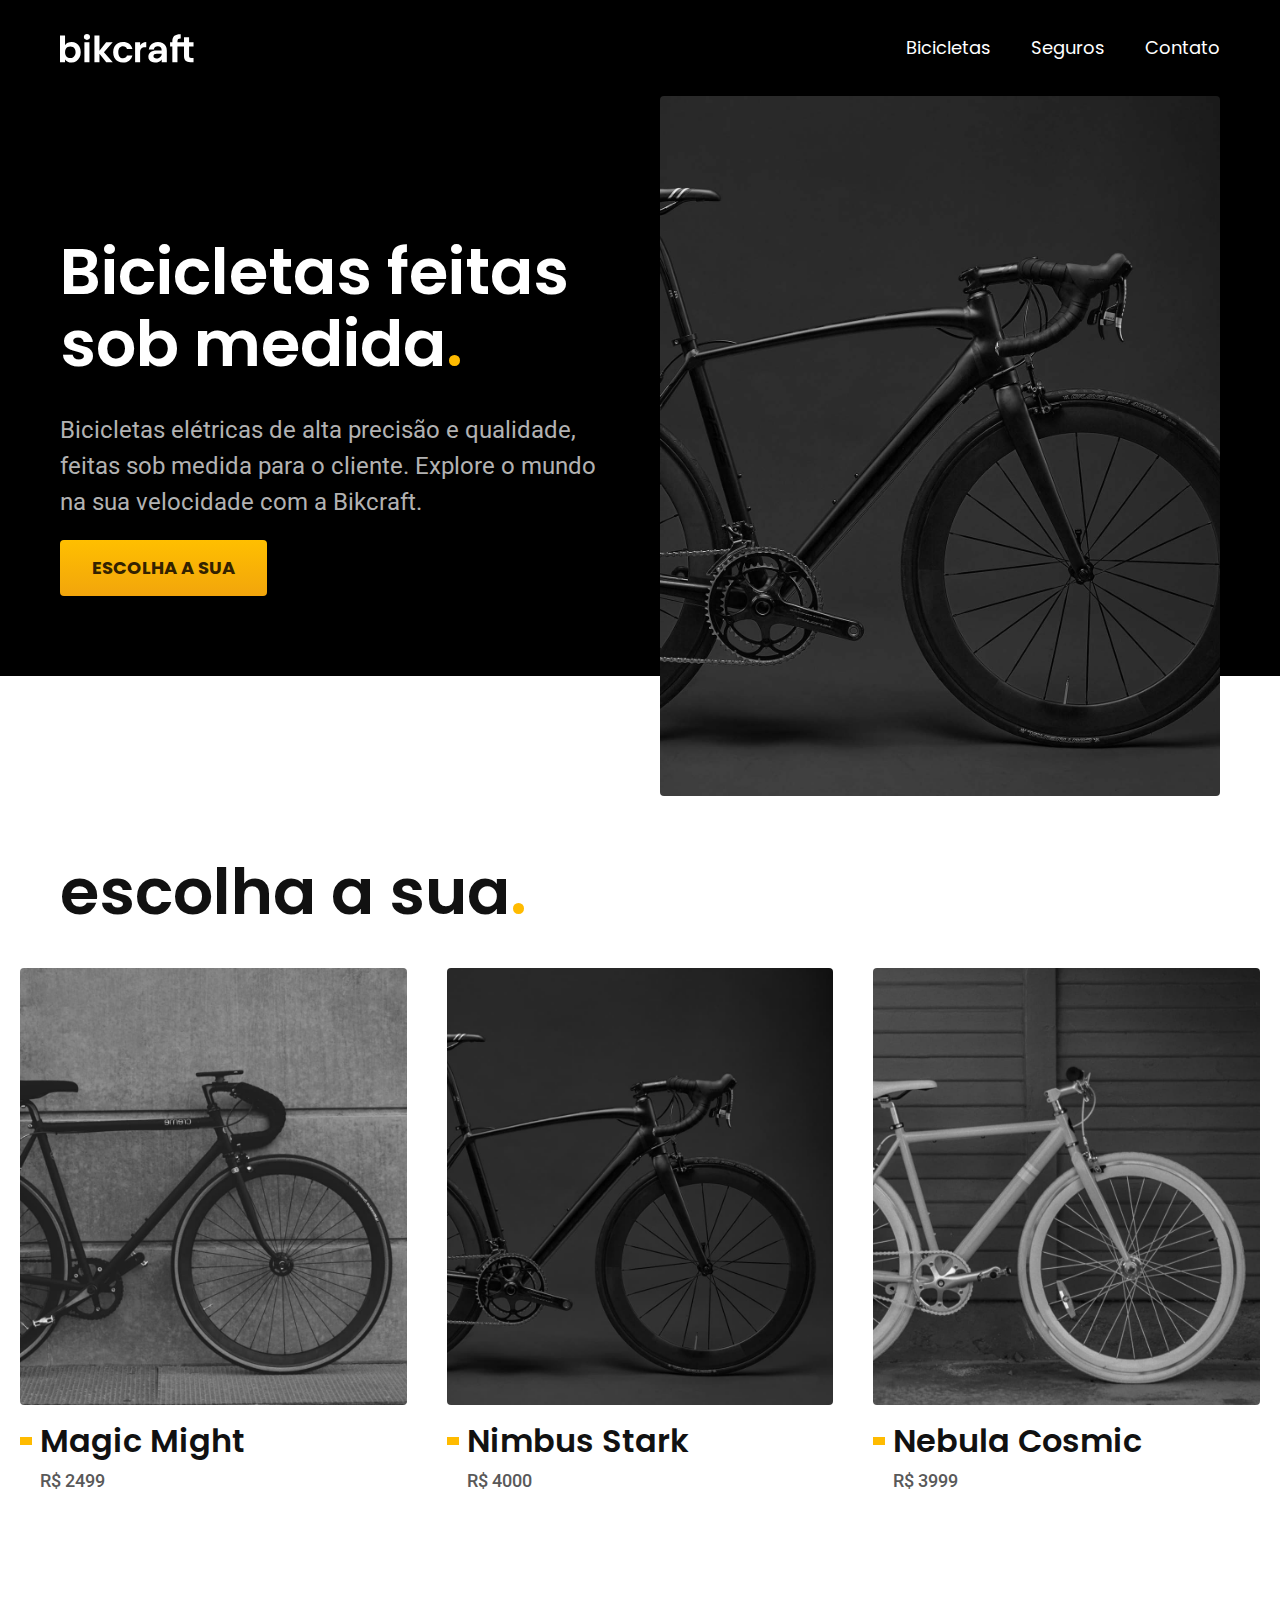
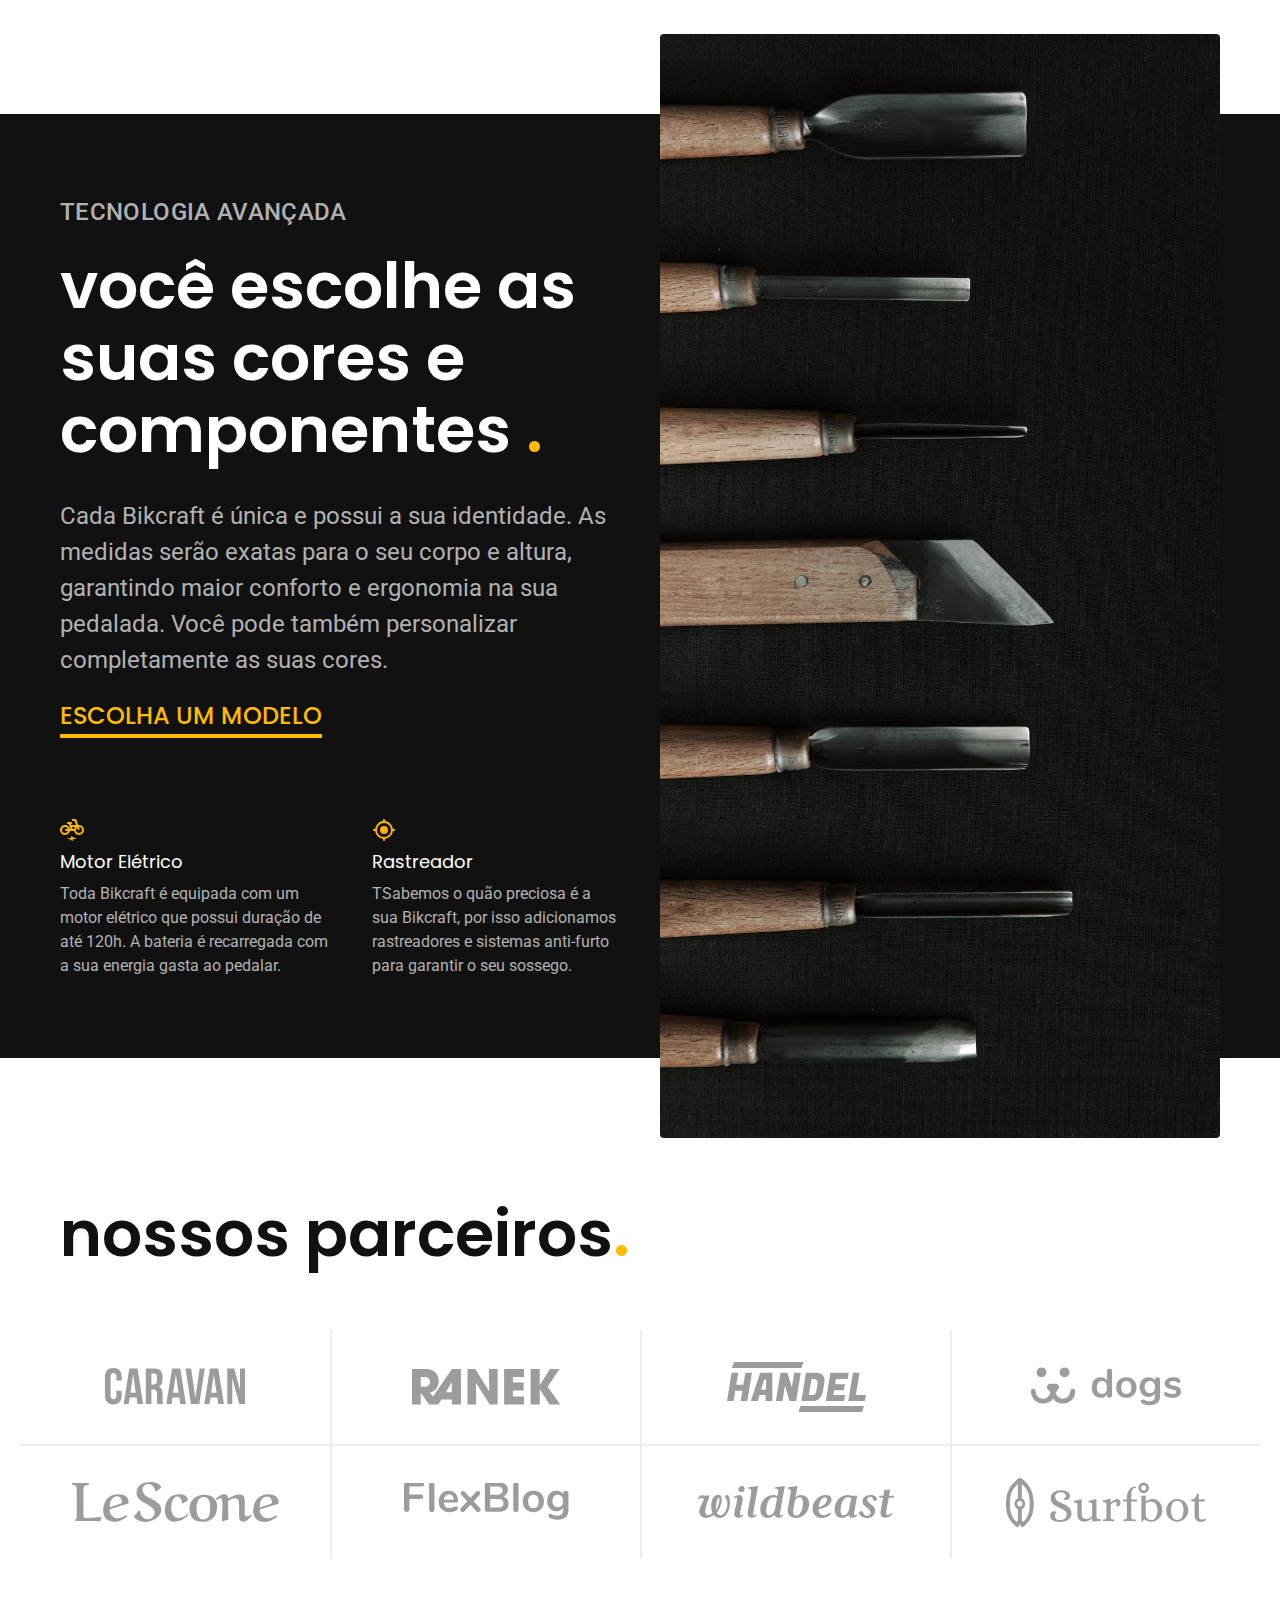
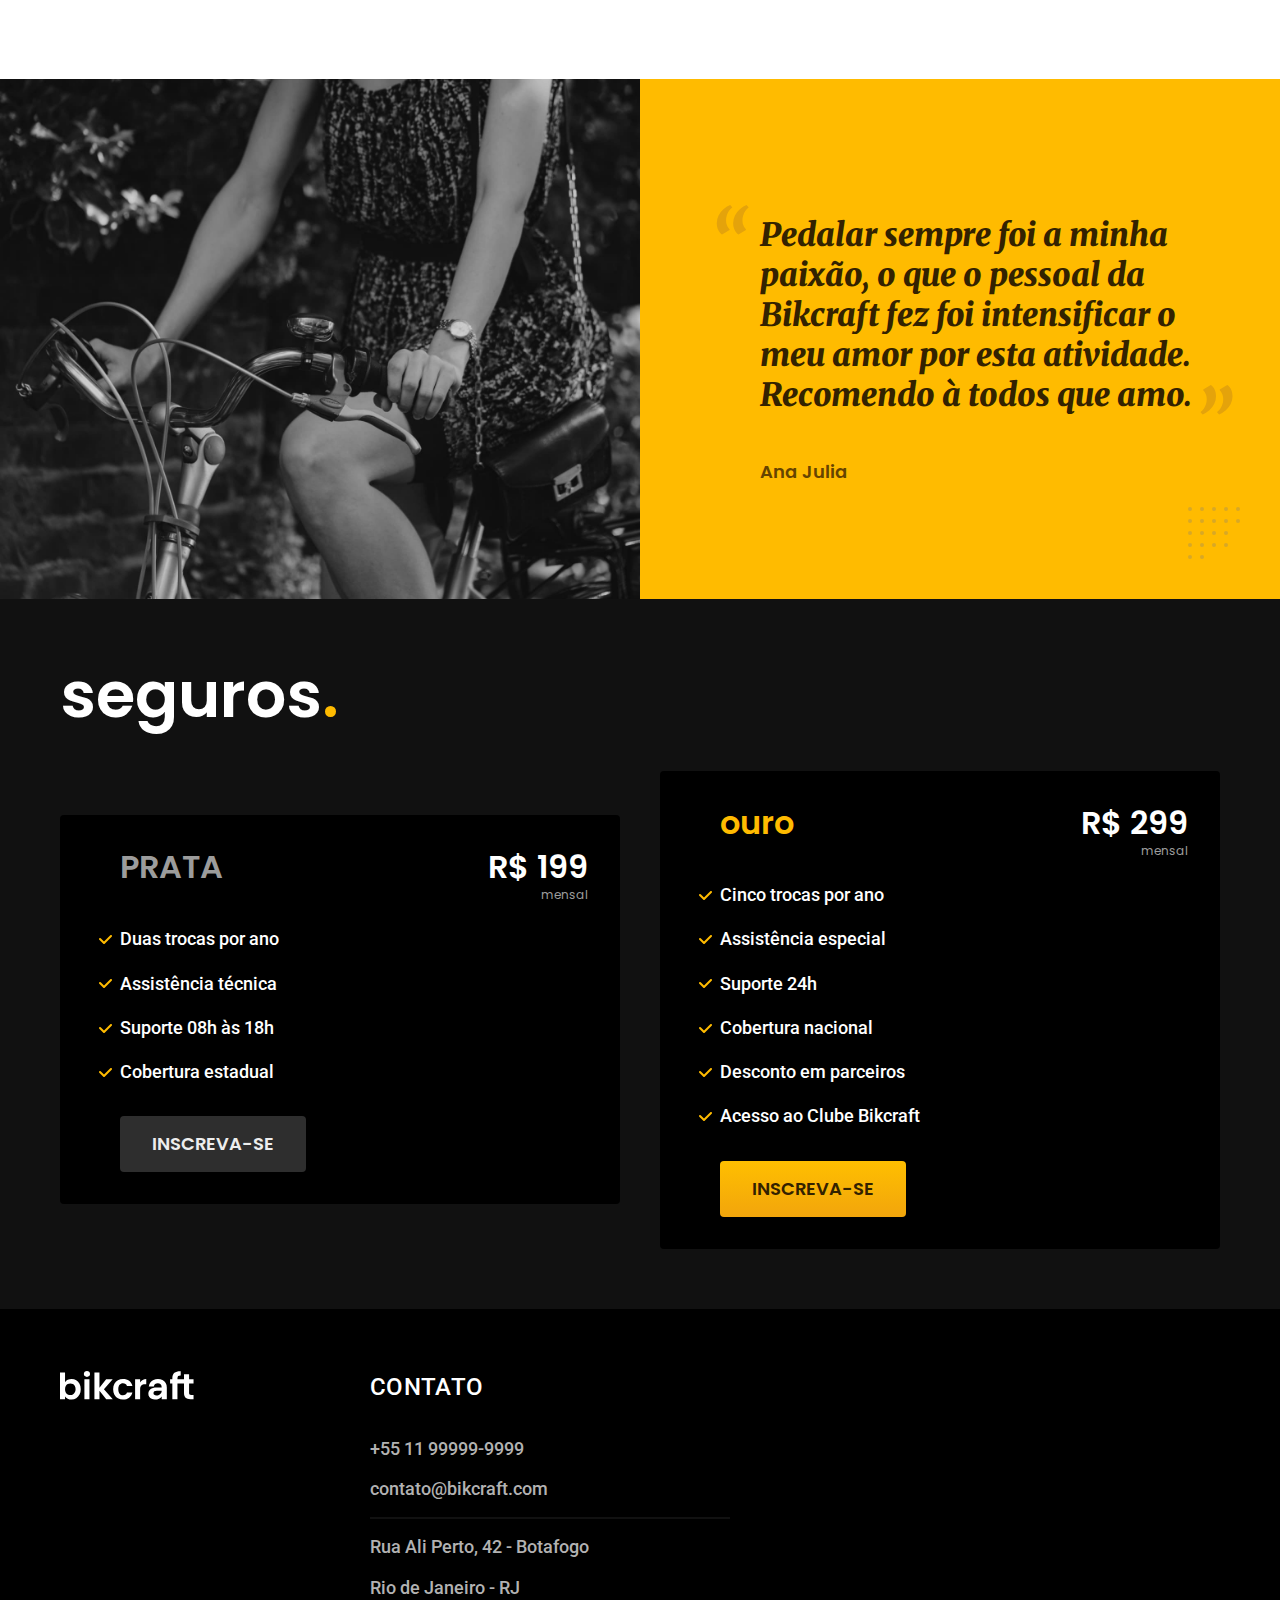
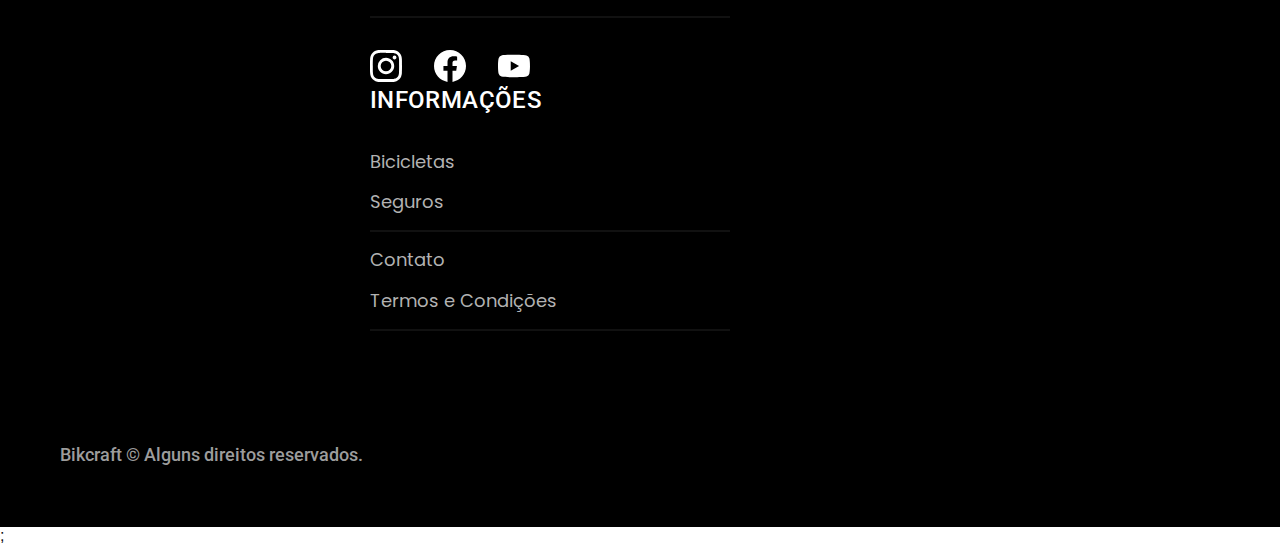
<file: index.html>
<!DOCTYPE html>

<html lang="pt-BR">

<head>
    <title>bikcraft - Bicicletas Elétricas</title>
    <meta name="description" content="Bicicletas eletricas de alta performance">
    <meta charset="UTF-8">
    <meta name="viewport" content="width=device-width, initial-scale=1.0">

    <link rel="preload" href="./assets/style.min.css" as="style">
    <link rel="preload" href="./assets/style.min.css" as="style">
    <link rel="stylesheet" href="./assets/style.min.css">
    <link rel="preconnect" href="https://fonts.googleapis.com">
    <link rel="preconnect" href="https://fonts.gstatic.com" crossorigin>
    <link rel="preconnect" href="https://fonts.googleapis.com">
    <link rel="preconnect" href="https://fonts.gstatic.com" crossorigin>
    <link rel="preconnect" href="https://fonts.googleapis.com">
    <link rel="preconnect" href="https://fonts.gstatic.com" crossorigin>
    <link
        href="https://fonts.googleapis.com/css2?family=Merriweather:ital,wght@1,900&family=Poppins:wght@400;600&family=Roboto:wght@400;500&display=swap"
        rel="stylesheet">
    <link rel="icon" href="./favicon.svg" type="image/svg+xml">
    <script>document.documentElement.classList.add('js')</script>
</head>

<body>

    <header class="header-bg">
        <div class="header container">
            <a href="./">
                <img src="assets/img/bikcraft.svg" width="136" height="32" alt="bikcraft">
            </a>
            <nav aria-label="primaria">
                <ul class="header-menu font-1-m cor-0">
                    <li><a href="./bicicletas.html">Bicicletas</a></li>
                    <li><a href="./seguros.html">Seguros</a></li>
                    <li><a href="./contato.html">Contato</a></li>
                </ul>
            </nav>
        </div>
    </header>
    <main class="introducao-bg">
        <div class="introducao container">
            <div class="introducao-conteudo">
                <h1 class="font-1-xxl">Bicicletas feitas sob medida<span class="cor-p1">.</span></h1>
                <p class="font-2-l">Bicicletas elétricas de alta precisão e qualidade, feitas sob medida para o
                    cliente. Explore o mundo
                    na
                    sua velocidade com a Bikcraft.</p>
                <a class="botao" href="./bicicletas.html">Escolha a sua</a>
            </div>
            <picture class="fadeInUp" data-anime="200">
                <source media="(max-width:800px)" srcset="./assets/img/bicicletas/nimbus.jpg">
                <img src="./assets/img/fotos/introducao.jpg" alt="Bicicleta eletrica preta" width="1280" height="1600">
            </picture>
        </div>
    </main>
    <article class="bicicletas-lista">
        <h2 class="font-1-xxl container">escolha a sua<span class="cor-p1">.</span>
        </h2>
        <ul class="container">
            <li>
                <a href="./bicicletas/magic.html">
                    <img src="./assets/img/bicicletas/magic-home.jpg" alt="Bicicleta Preta">
                    <h3 class="font-1-xl">Magic Might</h3>
                    <span class="font-2-m cor-8">R$ 2499</span>
                </a>
            </li>
            <li>
                <a href="./bicicletas/nimbus.html"><img src="./assets/img/bicicletas/nimbus-home.jpg"
                        alt="Bicicleta Preta">
                    <h3 class="font-1-xl">Nimbus Stark</h3>
                    <span class="font-2-m cor-8 ">R$ 4000</span>
                </a>
            </li>
            <li>
                <a href="./bicicletas/nebula.html"><img src="./assets/img/bicicletas/nebula-home.jpg"
                        alt="Bicicleta Preta">
                    <h3 class="font-1-xl">Nebula Cosmic</h3>
                    <span class="font-2-m cor-8">R$ 3999</span>
                </a>
            </li>
        </ul>
    </article>

    <article class="tecnologia-bg">
        <div class="tecnologia container">
            <div class="tecnologia-conteudo">
                <span class="font-2-l-b cor-5">Tecnologia Avançada</span>
                <h2 class="font-1-xxl cor-0">você escolhe as suas cores e componentes <span class="cor-p1">.</span></h2>
                <p class="font-2-l cor-5">Cada Bikcraft é única e possui a sua identidade. As medidas serão exatas para
                    o seu corpo e altura,
                    garantindo maior conforto e ergonomia na sua pedalada. Você pode também personalizar completamente
                    as suas cores.</p>
                <a class="link" href="./bicicletas.html">Escolha um modelo</a>
                <div class="tecnologia-vantagens">
                    <div>
                        <img src="./assets/img/icones/eletrica.svg" alt="" width="32" height="24">
                        <h3 class="font-1-m cor-0">Motor Elétrico</h3>
                        <p class="font-2-s cor-5">Toda Bikcraft é equipada com um motor elétrico que possui duração de
                            até
                            120h. A bateria é
                            recarregada com a sua energia gasta ao pedalar.</p>
                    </div>

                    <div>
                        <img src="./assets/img/icones/rastreador.svg" alt="">
                        <h3 class="font-1-m cor-0">Rastreador</h3>
                        <p class="font-2-s cor-5">TSabemos o quão preciosa é a sua Bikcraft, por isso adicionamos
                            rastreadores e sistemas
                            anti-furto para garantir o seu sossego.</p>
                    </div>
                </div>
            </div>

            <div class="tecnologia-imagem">
                <img src="./assets/img/fotos/tecnologia.jpg" alt="Ferramentas">
            </div>
        </div>
    </article>
    <section class="parceiros" aria-label="nossos parceiros">
        <h2 class="font-1-xxl container">nossos parceiros<span class="cor-p1">.</span></h2>
        <ul>
            <li><img src="./assets/img/parceiros/caravan.svg" alt="caravan"></li>
            <li><img src="./assets/img/parceiros/ranek.svg" alt="ranek"></li>
            <li><img src="./assets/img/parceiros/handel.svg" alt="handel"></li>
            <li><img src="./assets/img/parceiros/dogs.svg" alt="dogs"></li>
            <li><img src="./assets/img/parceiros/lescone.svg" alt="lescone"></li>
            <li><img src="./assets/img/parceiros/flexblog.svg" alt="flexblog"></li>
            <li><img src="./assets/img/parceiros/wildbeast.svg" alt="wildbeast"></li>
            <li><img src="./assets/img/parceiros/surfbot.svg" alt="surfbot"></li>
        </ul>
    </section>

    <section class="depoimento" aria-label="depoimento">
        <div>
            <img src="./assets/img/fotos/depoimento.jpg" alt="">
        </div>
        <div class="depoimento-conteudo">
            <blockquote class="font-1-xl cor-p5">
                <p>Pedalar sempre foi a minha paixão, o que o pessoal da Bikcraft fez foi intensificar o meu amor por
                    esta atividade. Recomendo à todos que amo.</p>
                <span class="font-1-mb cor-p4">Ana Julia</span>
            </blockquote>

        </div>
    </section>

    <article class="seguros-bg">
        <div class="container seguros">
            <h2 class="font-1-xxl cor-0">seguros<span class="cor-p1">.</span></h2>
            <div class="seguro-item">
                <h3 class="font-1-xl cor-6">PRATA</h3>
                <span class="font-1-xl cor-0">R$ 199<span class="font-1-xs cor-6">mensal</span>
                </span>
                <ul class="font-2-m cor-0">
                    <li>Duas trocas por ano</li>
                    <li>Assistência técnica</li>
                    <li>Suporte 08h às 18h</li>
                    <li>Cobertura estadual</li>
                </ul>
                <a class="botao secundario" href="orcamento.html">Inscreva-se</a>
            </div>

            <div class="seguro-item">
                <h3 class="font-1-xl cor-p1">ouro</h3>
                <span class="font-1-xl cor-0">R$ 299<span class="font-1-xs cor-6">mensal</span>
                </span>
                <ul class="font-2-m cor-0">
                    <li>Cinco trocas por ano</li>
                    <li>Assistência especial</li>
                    <li>Suporte 24h</li>
                    <li>Cobertura nacional</li>
                    <li>Desconto em parceiros</li>
                    <li>Acesso ao Clube Bikcraft</li>
                </ul>
                <a class="botao" href="orcamento.html">Inscreva-se</a>
            </div>
        </div>
    </article>

    <footer class="footer-bg">
        <div class="footer container">
            <img src="./assets/img/bikcraft.svg" alt="">

            <div class="footer-contato">
                <h3 class="font-2-l-b cor-0">Contato</h3>
                <ul class="font-2-m cor-5">
                    <li><a href="tel:+5511999999999">+55 11 99999-9999</a></li>
                    <li><a href="mailto:">contato@bikcraft.com</a></li>
                    <li>Rua Ali Perto, 42 - Botafogo</li>
                    <li>Rio de Janeiro - RJ</li>
                </ul>
                <div class="footer-redes">
                    <a href="./"><img src="./assets/img/redes/instagram.svg" alt="Intagram"></a>
                    <a href="./"><img src="./assets/img/redes/facebook.svg" alt="Facebook"></a>
                    <a href="./"><img src="./assets/img/redes/youtube.svg" alt="Youtube"></a>
                </div>
                <div class="footer-informacoes">
                    <h3 class="font-2-l-b cor-0">Informações</h3>
                    <nav>
                        <ul class="font-1-m cor-5">
                            <li><a href="./bicicletas.html">Bicicletas</a></li>
                            <li><a href="./seguros.html">Seguros</a></li>
                            <li><a href="./contato.html">Contato</a></li>
                            <li><a href="./termos.html">Termos e Condições</a></li>
                        </ul>
                    </nav>
                </div>
            </div>
            <p class="footer-copy font-2-m cor-6">Bikcraft © Alguns direitos reservados.</p>
        </div>

    </footer>
    <script src="./js/plugins/simple-anime.js"></script>;
    <script src="./js/script.js"></script>
</body>

</html>
</file>
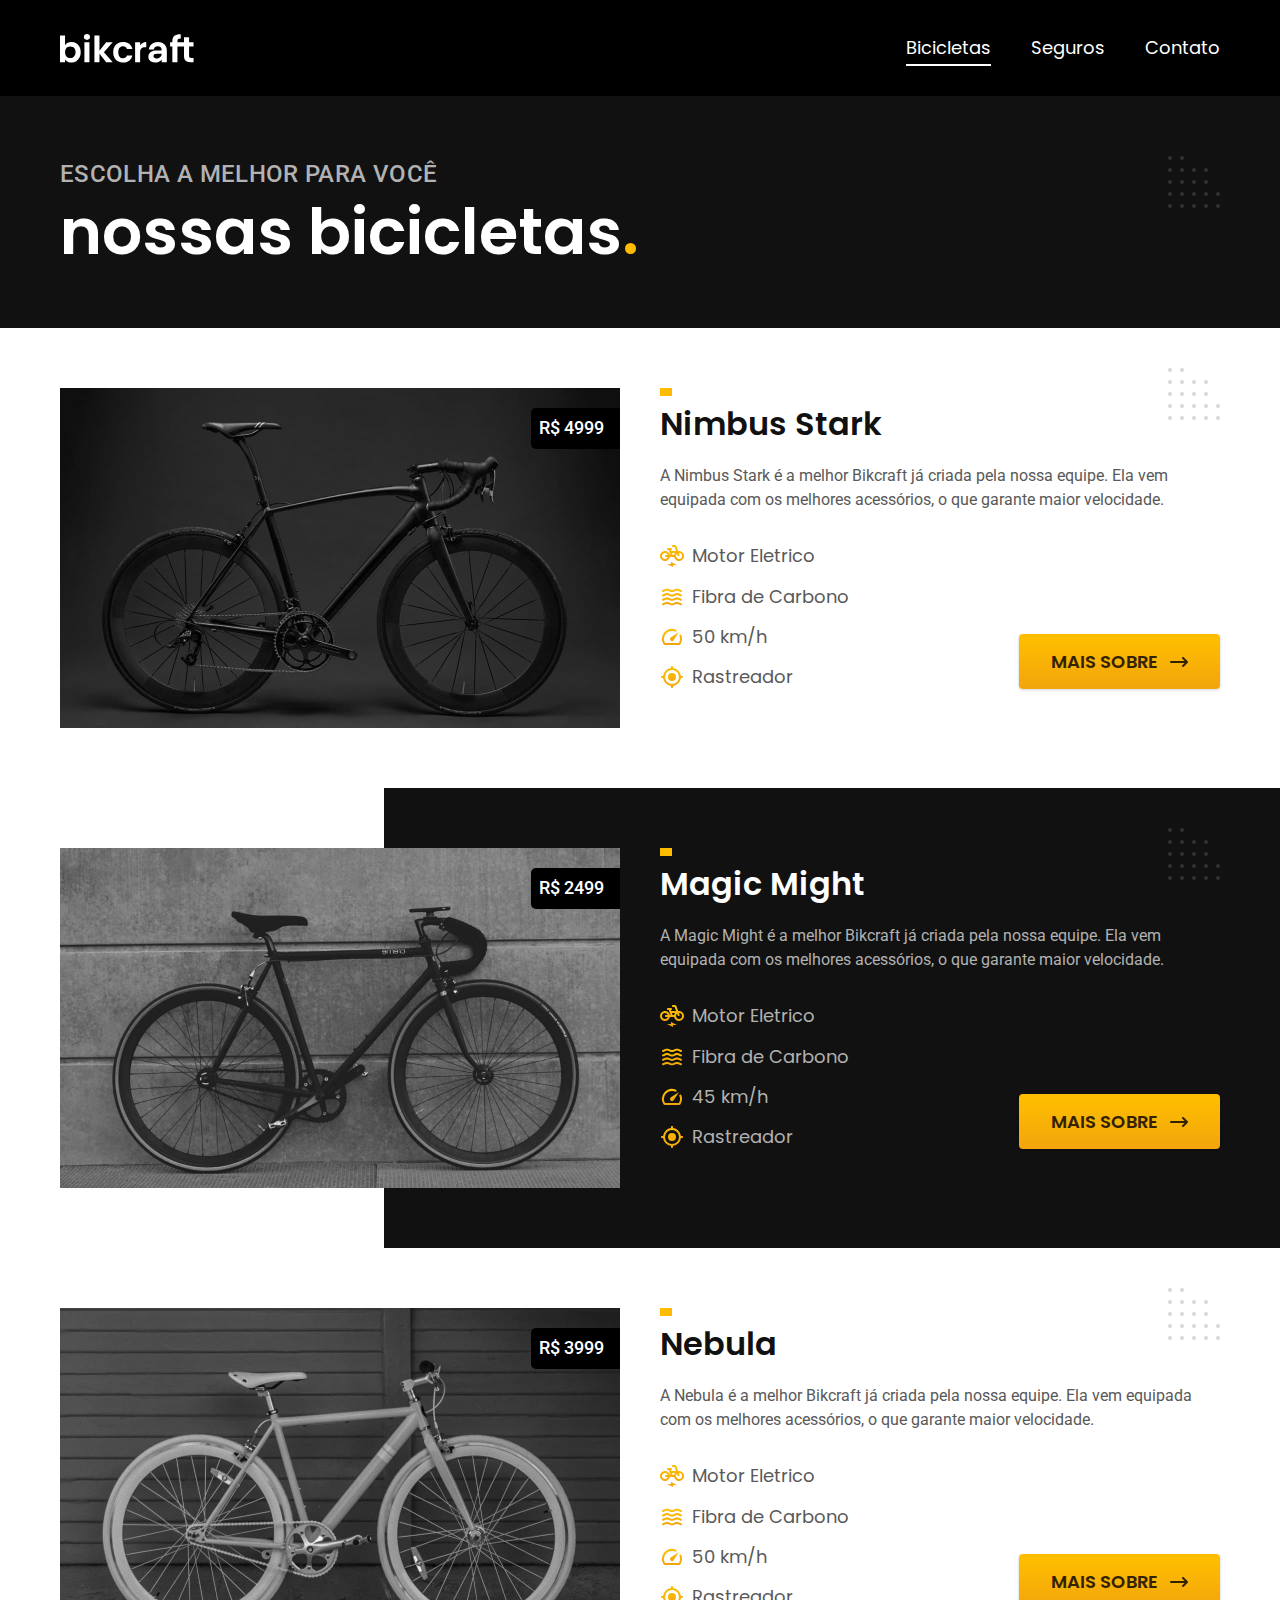
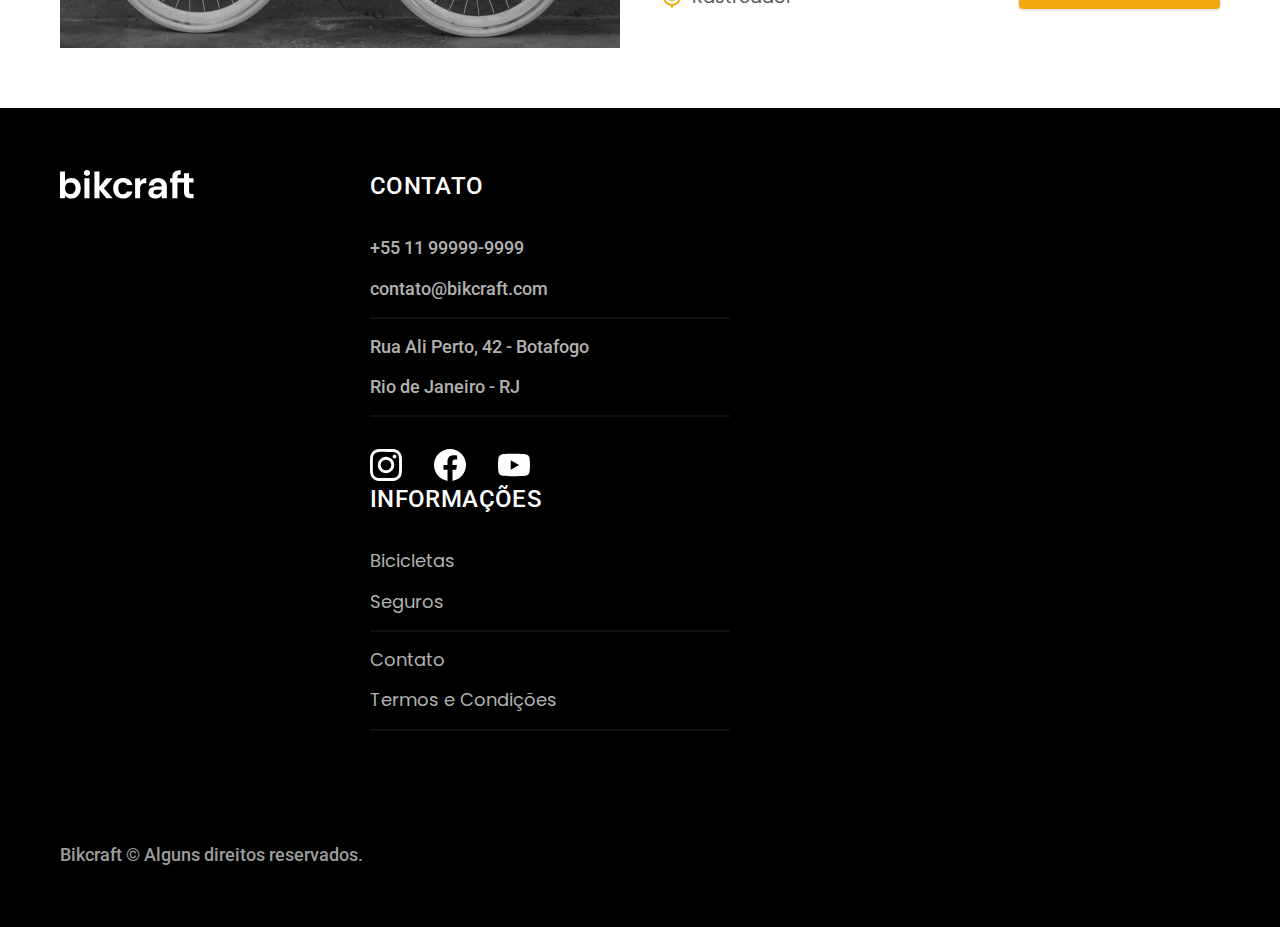
<file: bicicletas.html>
<!DOCTYPE html>

<html lang="pt-BR">

<head>
    <title>Bicicletas bikcraft - Bicicletas Elétricas</title>
    <meta name="description" content="Bicicletas eletricas de alta performance">
    <meta charset="UTF-8">
    <meta name="viewport" content="width=device-width, initial-scale=1.0">

    <link rel="preload" href="./assets/style.min.css" as="style">
    <link rel="preload" href="./assets/style.min.css" as="style">
    <link rel="stylesheet" href="./assets/style.min.css">
    <link rel="preconnect" href="https://fonts.googleapis.com">
    <link rel="preconnect" href="https://fonts.gstatic.com" crossorigin>
    <link rel="preconnect" href="https://fonts.googleapis.com">
    <link rel="preconnect" href="https://fonts.gstatic.com" crossorigin>
    <link rel="preconnect" href="https://fonts.googleapis.com">
    <link rel="preconnect" href="https://fonts.gstatic.com" crossorigin>
    <link
        href="https://fonts.googleapis.com/css2?family=Merriweather:ital,wght@1,900&family=Poppins:wght@400;600&family=Roboto:wght@400;500&display=swap"
        rel="stylesheet">
    <link rel="icon" href="./favicon.svg" type="image/svg+xml">
    <script>document.documentElement.classList.add('js')</script>
</head>

<body id="bicicletas">

    <header class="header-bg">
        <div class="header container">
            <a href="./">
                <img src="assets/img/bikcraft.svg" alt="bikcraft">
            </a>
            <nav aria-label="primaria">
                <ul class="header-menu font-1-m cor-0">
                    <li><a href="./bicicletas.html">Bicicletas</a></li>
                    <li><a href="./seguros.html">Seguros</a></li>
                    <li><a href="./contato.html">Contato</a></li>
                </ul>
            </nav>
        </div>
    </header>
    <main>
        <div class="titulo-bg">
            <div class="titulo container">
                <p class="font-2-l-b cor-5">Escolha a melhor para você</p>
                <h1 class="font-1-xxl cor-0">nossas bicicletas<span class="cor-p1">.</span></h1>
            </div>
        </div>
        <div>
            <div class="bicicletas container">
                <div class="bicicletas-imagem">
                    <img src="./assets/img/bicicletas/nimbus.jpg" alt="Bicicleta preta">
                    <span class="font-2-m cor-0">R$ 4999</span>
                </div>
                <div class="bicicletas-conteudo">
                    <h2 class="font-1-xl">Nimbus Stark</h2>
                    <p class="font-2-s cor-8">A Nimbus Stark é a melhor Bikcraft já criada pela nossa equipe. Ela vem
                        equipada
                        com os melhores
                        acessórios, o que garante maior velocidade.</p>
                    <ul class="font-1-m cor-8">
                        <li>
                            <img src="./assets/img/icones/eletrica.svg" alt="">
                            Motor Eletrico
                        </li>
                        <li>
                            <img src="./assets/img/icones/carbono.svg" alt="">
                            Fibra de Carbono
                        </li>
                        <li>
                            <img src="./assets/img/icones/velocidade.svg" alt="">
                            50 km/h
                        </li>
                        <li>
                            <img src="./assets/img/icones/rastreador.svg" alt="">
                            Rastreador
                        </li>
                    </ul>
                    <a class="botao seta" href="./bicicletas/nimbus.html">Mais Sobre</a>
                </div>
            </div>
        </div>

        <div class="bicicletas-bg">
            <div class="bicicletas container">
                <div class="bicicletas-imagem">
                    <img src="./assets/img/bicicletas/magic.jpg" alt="bicicleta preta">
                    <span class="font-2-m cor-0">R$ 2499</span>
                </div>
                <div class="bicicletas-conteudo">
                    <h2 class="font-1-xl cor-0">Magic Might</h2>
                    <p class="font-2-s cor-5">A Magic Might é a melhor Bikcraft já criada pela nossa equipe. Ela vem
                        equipada
                        com os melhores
                        acessórios, o que garante maior velocidade.</p>
                    <ul class="font-1-m cor-5">
                        <li>
                            <img src="./assets/img/icones/eletrica.svg" alt="">
                            Motor Eletrico
                        </li>
                        <li>
                            <img src="./assets/img/icones/carbono.svg" alt="">
                            Fibra de Carbono
                        </li>
                        <li>
                            <img src="./assets/img/icones/velocidade.svg" alt="">
                            45 km/h
                        </li>
                        <li>
                            <img src="./assets/img/icones/rastreador.svg" alt="">
                            Rastreador
                        </li>
                    </ul>
                    <a class="botao seta" href="./bicicletas/magic.html">Mais Sobre</a>
                </div>
            </div>
        </div>

        <div>
            <div class="bicicletas container">
                <div class="bicicletas-imagem">
                    <img src="./assets/img/bicicletas/nebula.jpg" alt="bicicleta preta">
                    <span class="font-2-m cor-0">R$ 3999</span>
                </div>
                <div class="bicicletas-conteudo">
                    <h2 class="font-1-xl">Nebula</h2>
                    <p class="font-2-s cor-8">A Nebula é a melhor Bikcraft já criada pela nossa equipe. Ela vem
                        equipada
                        com os melhores
                        acessórios, o que garante maior velocidade.</p>
                    <ul class="font-1-m cor-8">
                        <li>
                            <img src="./assets/img/icones/eletrica.svg" alt="">
                            Motor Eletrico
                        </li>
                        <li>
                            <img src="./assets/img/icones/carbono.svg" alt="">
                            Fibra de Carbono
                        </li>
                        <li>
                            <img src="./assets/img/icones/velocidade.svg" alt="">
                            50 km/h
                        </li>
                        <li>
                            <img src="./assets/img/icones/rastreador.svg" alt="">
                            Rastreador
                        </li>
                    </ul>
                    <a class="botao seta" href="./bicicletas/nebula.html">Mais Sobre</a>
                </div>
            </div>
        </div>

    </main>

    <footer class="footer-bg">
        <div class="footer container">
            <img src="./assets/img/bikcraft.svg" alt="">

            <div class="footer-contato">
                <h3 class="font-2-l-b cor-0">Contato</h3>
                <ul class="font-2-m cor-5">
                    <li><a href="tel:+5511999999999">+55 11 99999-9999</a></li>
                    <li><a href="mailto:">contato@bikcraft.com</a></li>
                    <li>Rua Ali Perto, 42 - Botafogo</li>
                    <li>Rio de Janeiro - RJ</li>
                </ul>
                <div class="footer-redes">
                    <a href="./"><img src="./assets/img/redes/instagram.svg" alt="Intagram"></a>
                    <a href="./"><img src="./assets/img/redes/facebook.svg" alt="Facebook"></a>
                    <a href="./"><img src="./assets/img/redes/youtube.svg" alt="Youtube"></a>
                </div>
                <div class="footer-informacoes">
                    <h3 class="font-2-l-b cor-0">Informações</h3>
                    <nav>
                        <ul class="font-1-m cor-5">
                            <li><a href="./bicicletas.html">Bicicletas</a></li>
                            <li><a href="./seguros.html">Seguros</a></li>
                            <li><a href="./contato.html">Contato</a></li>
                            <li><a href="./termos.html">Termos e Condições</a></li>
                        </ul>
                    </nav>
                </div>
            </div>
            <p class="footer-copy font-2-m cor-6">Bikcraft © Alguns direitos reservados.</p>
        </div>

    </footer>
    <script src="./js/script.js"></script>
</body>

</html>
</file>
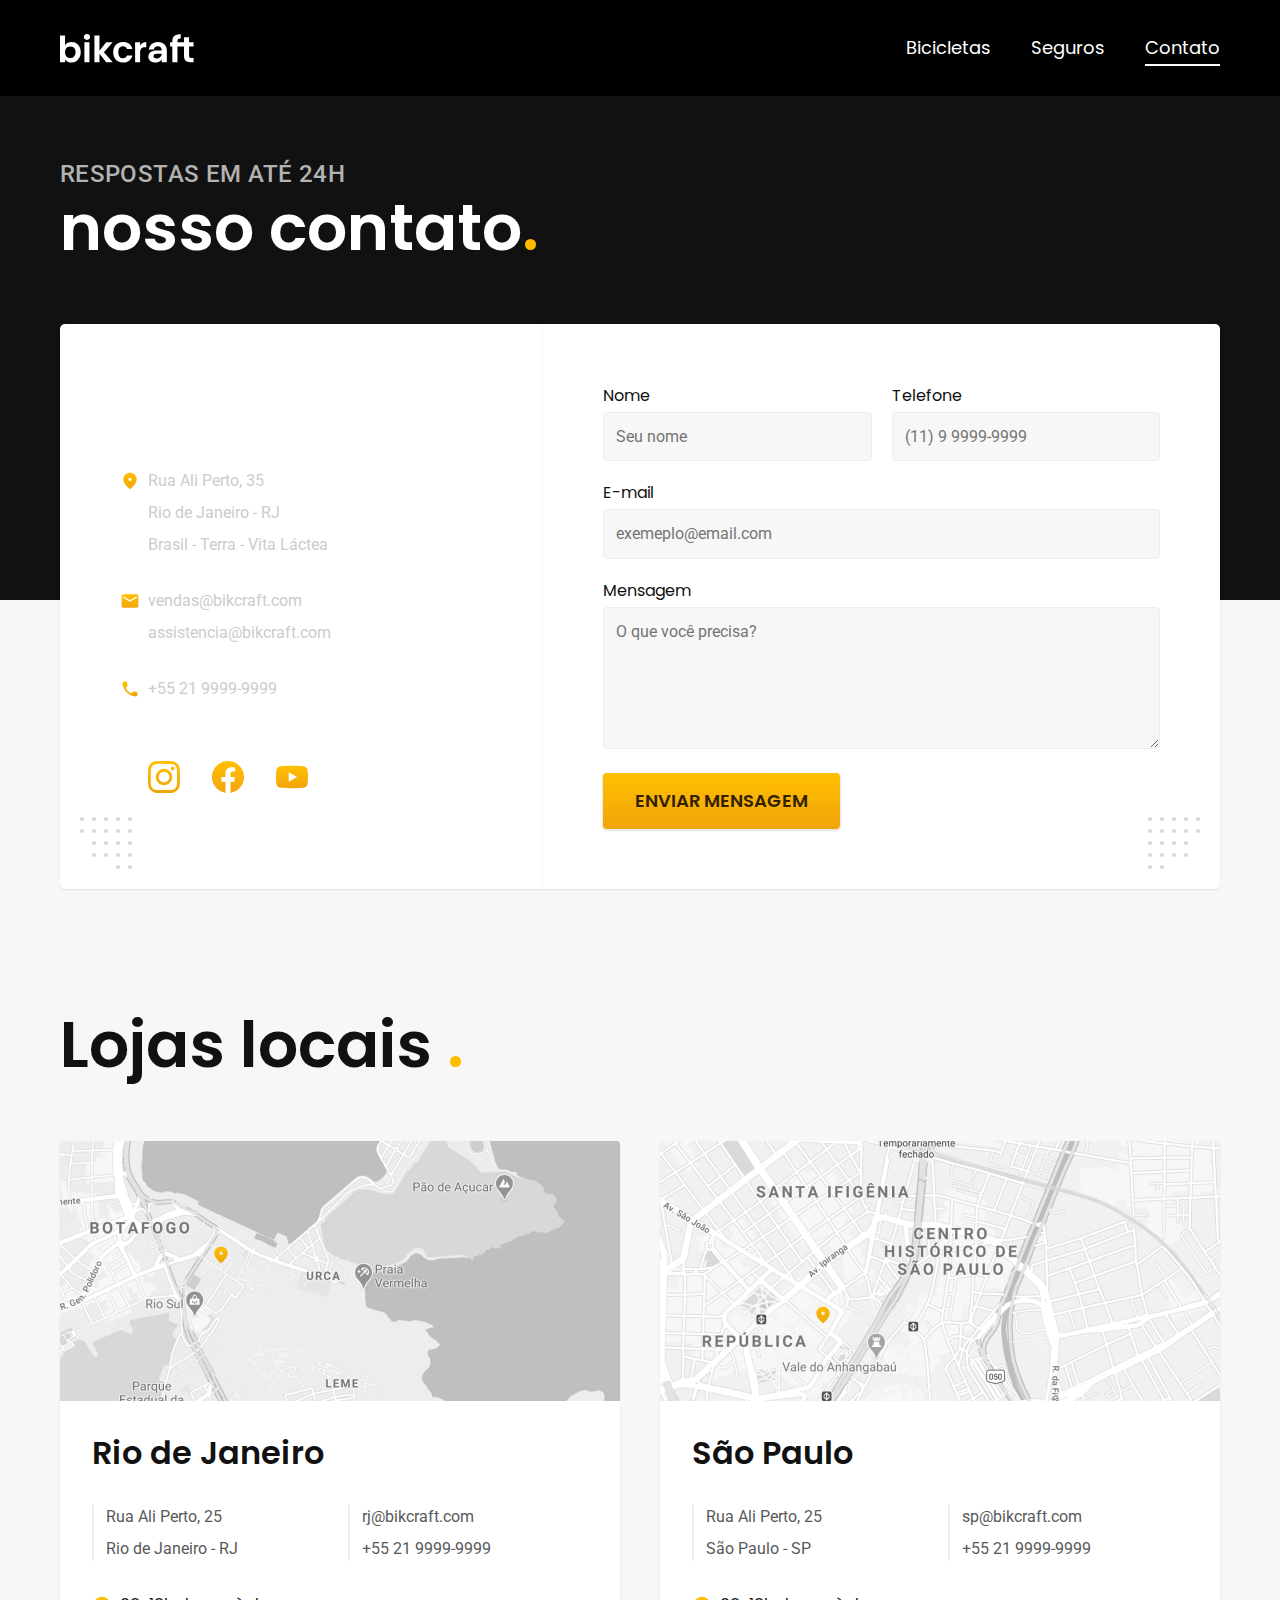
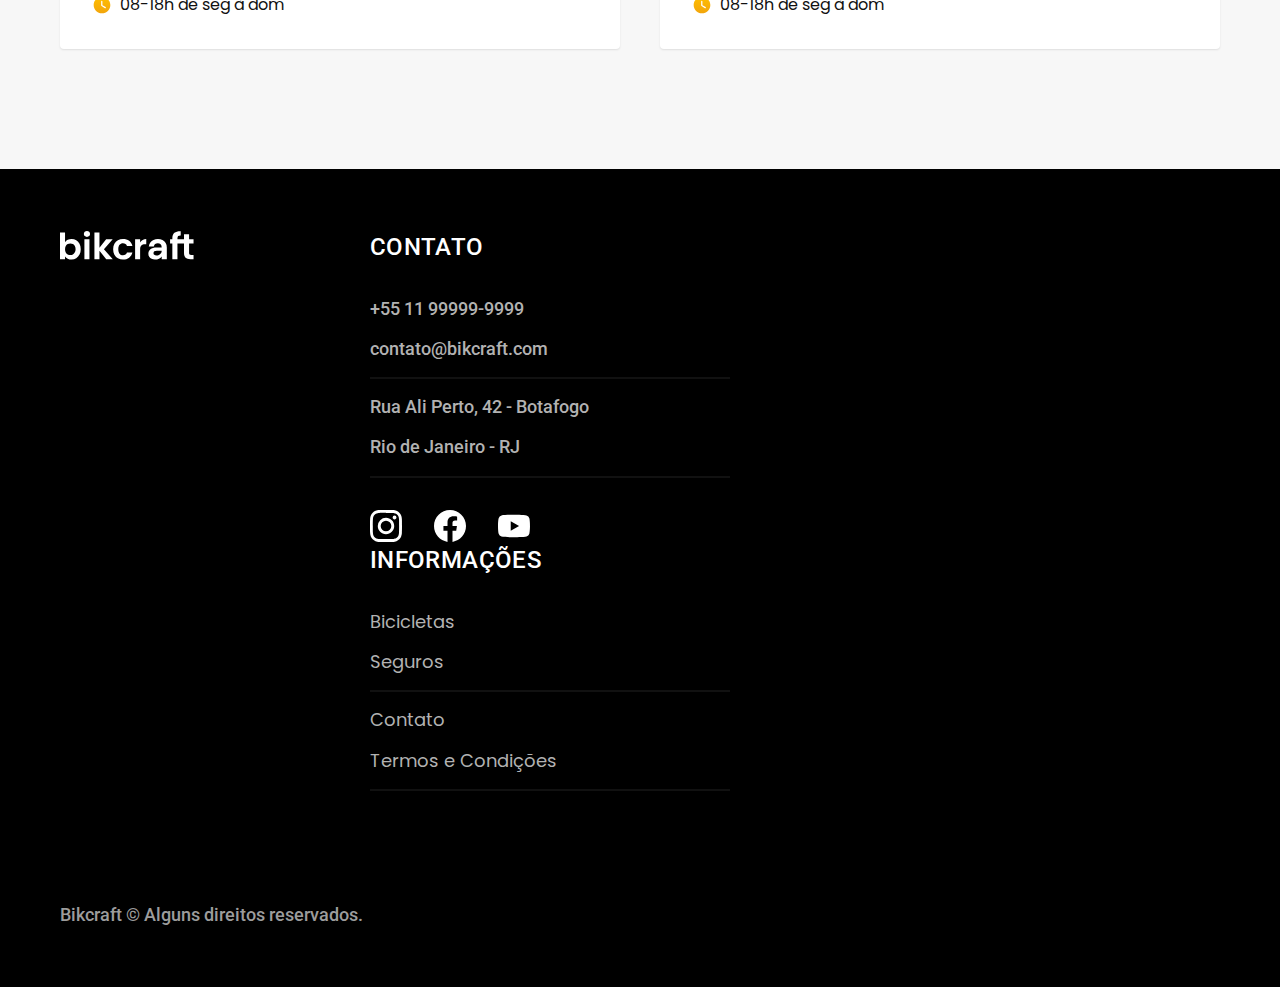
<file: contato.html>
<!DOCTYPE html>

<html lang="pt-BR">

<head>
    <title>Contato | bikcraft - Bicicletas Elétricas</title>
    <meta name="description" content="Bicicletas eletricas de alta performance">
    <meta charset="UTF-8">
    <meta name="viewport" content="width=device-width, initial-scale=1.0">

    <link rel="preload" href="./assets/style.min.css" as="style">
    <link rel="stylesheet" href="./assets/style.min.css">
    <link rel="preconnect" href="https://fonts.googleapis.com">
    <link rel="preconnect" href="https://fonts.gstatic.com" crossorigin>
    <link rel="preconnect" href="https://fonts.googleapis.com">
    <link rel="preconnect" href="https://fonts.gstatic.com" crossorigin>
    <link rel="preconnect" href="https://fonts.googleapis.com">
    <link rel="preconnect" href="https://fonts.gstatic.com" crossorigin>
    <link
        href="https://fonts.googleapis.com/css2?family=Merriweather:ital,wght@1,900&family=Poppins:wght@400;600&family=Roboto:wght@400;500&display=swap"
        rel="stylesheet">
    <link rel="icon" href="./favicon.svg" type="image/svg+xml">
    <script>document.documentElement.classList.add('js')</script>
</head>

<body id="contato">

    <header class="header-bg">
        <div class="header container">
            <a href="./">
                <img src="assets/img/bikcraft.svg" alt="bikcraft">
            </a>
            <nav aria-label="primaria">
                <ul class="header-menu font-1-m cor-0">
                    <li><a href="./bicicletas.html">Bicicletas</a></li>
                    <li><a href="./seguros.html">Seguros</a></li>
                    <li><a href="./contato.html">Contato</a></li>
                </ul>
            </nav>
        </div>
    </header>

    <main>
        <div class="titulo-bg">
            <div class="tiutlo container">
                <p class="font-2-l-b cor-5">respostas em até 24h</p>
                <h1 class="font-1-xxl cor-0">nosso contato<span class="cor-p1">.</span></h1>
            </div>
        </div>

        <div class="contato container">
            <section class="contato-dados" aria-label="Endereço">
                <h2 class="font-1-m cor-0">Loja Online</h2>
                <div class="contato-endereco font-2-s cor-4">
                    <p>Rua Ali Perto, 35</p>
                    <p>Rio de Janeiro - RJ</p>
                    <p>Brasil - Terra - Vita Láctea</p>
                </div>
                <address class="contato-meios font-2-s cor-4">
                    <a href="mailto:vendas@bikcraft.com">vendas@bikcraft.com</a>
                    <a href="mailto:assistencia@bikcraft.com">assistencia@bikcraft.com</a>
                    <a href="tel:+55 21 9999-9999">+55 21 9999-9999</a>
                </address>
                <div class="contato-redes">
                    <a href="./"><img src="./assets/img/redes/instagram-p.svg" alt="Intagram"></a>
                    <a href="./"><img src="./assets/img/redes/facebook-p.svg" alt="Facebook"></a>
                    <a href="./"><img src="./assets/img/redes/youtube-p.svg" alt="Youtube"></a>
                </div>
            </section>

            <section class="contato-formulario" aria-label="formulario">
                <form class="form" action="./contato.html">
                    <div>
                        <label for="nome">Nome</label>
                        <input type="text" id="nome" name="nome" placeholder="Seu nome">
                    </div>
                    <div>
                        <label for="telefone">Telefone</label>
                        <input type="text" id="telefone" name="telefone" placeholder="(11) 9 9999-9999">
                    </div>
                    <div class="col-2">
                        <label for="email">E-mail</label>
                        <input type="email" id="email" name="email" placeholder="exemeplo@email.com">
                    </div>
                    <div class="col-2">
                        <label for="email">Mensagem</label>
                        <textarea rows="5" id="mensagem" name="mensagem" placeholder="O que você precisa?"></textarea>
                    </div>
                    <button class="botao col-2">Enviar mensagem</button>
                </form>
            </section>
        </div>

    </main>
    <article class="lojas container">
        <h2 class="font-1-xxl">Lojas locais <span class="cor-p1">.</span></h2>
        <div class="lojas-item">
            <img src="./assets/img/lojas/rj.jpg" alt="Mapa marcando o endereço RJ">
            <div class="lojas-conteudo">
                <h3 class="font-1-xl">Rio de Janeiro</h3>
                <div class="lojas-dados font-2-s cor-8">
                    <p>Rua Ali Perto, 25</p>
                    <p>Rio de Janeiro - RJ</p>
                </div>
                <div class="lojas-dados font-2-s cor-8">
                    <a href="mailto:rj@bikcraft.com">rj@bikcraft.com</a>
                    <a href="tel:+55 21 9999-9999">+55 21 9999-9999</a>
                </div>
                <p class="lojas-tempo font-1-s"><img src="./assets/img/icones/horario.svg" alt="">08-18h de seg à dom
                </p>
            </div>
        </div>

        <div class="lojas-item">
            <img src="./assets/img/lojas/sp.jpg" alt="Mapa marcando o endereço SP">
            <div class="lojas-conteudo">
                <h3 class="font-1-xl">São Paulo</h3>

                <div class="lojas-dados font-2-s cor-8">
                    <p>Rua Ali Perto, 25</p>
                    <p>São Paulo - SP</p>
                </div>
                <div class="lojas-dados font-2-s cor-8">
                    <a href="mailto:sp@bikcraft.com">sp@bikcraft.com</a>
                    <a href="tel:+55 11 9999-9999">+55 21 9999-9999</a>
                </div>
                <p class="lojas-tempo font-1-s"><img src="./assets/img/icones/horario.svg" alt="">08-18h de seg à dom
                </p>
            </div>
        </div>
    </article>



    <footer class="footer-bg">
        <div class="footer container">
            <img src="./assets/img/bikcraft.svg" alt="">

            <div class="footer-contato">
                <h3 class="font-2-l-b cor-0">Contato</h3>
                <ul class="font-2-m cor-5">
                    <li><a href="tel:+5511999999999">+55 11 99999-9999</a></li>
                    <li><a href="mailto:">contato@bikcraft.com</a></li>
                    <li>Rua Ali Perto, 42 - Botafogo</li>
                    <li>Rio de Janeiro - RJ</li>
                </ul>
                <div class="footer-redes">
                    <a href="./"><img src="./assets/img/redes/instagram.svg" alt="Intagram"></a>
                    <a href="./"><img src="./assets/img/redes/facebook.svg" alt="Facebook"></a>
                    <a href="./"><img src="./assets/img/redes/youtube.svg" alt="Youtube"></a>
                </div>
                <div class="footer-informacoes">
                    <h3 class="font-2-l-b cor-0">Informações</h3>
                    <nav>
                        <ul class="font-1-m cor-5">
                            <li><a href="./bicicletas.html">Bicicletas</a></li>
                            <li><a href="./seguros.html">Seguros</a></li>
                            <li><a href="./contato.html">Contato</a></li>
                            <li><a href="./termos.html">Termos e Condições</a></li>
                        </ul>
                    </nav>
                </div>
            </div>
            <p class="footer-copy font-2-m cor-6">Bikcraft © Alguns direitos reservados.</p>
        </div>

    </footer>
    <script src="./js/script.js"></script>
</body>

</html>
</file>
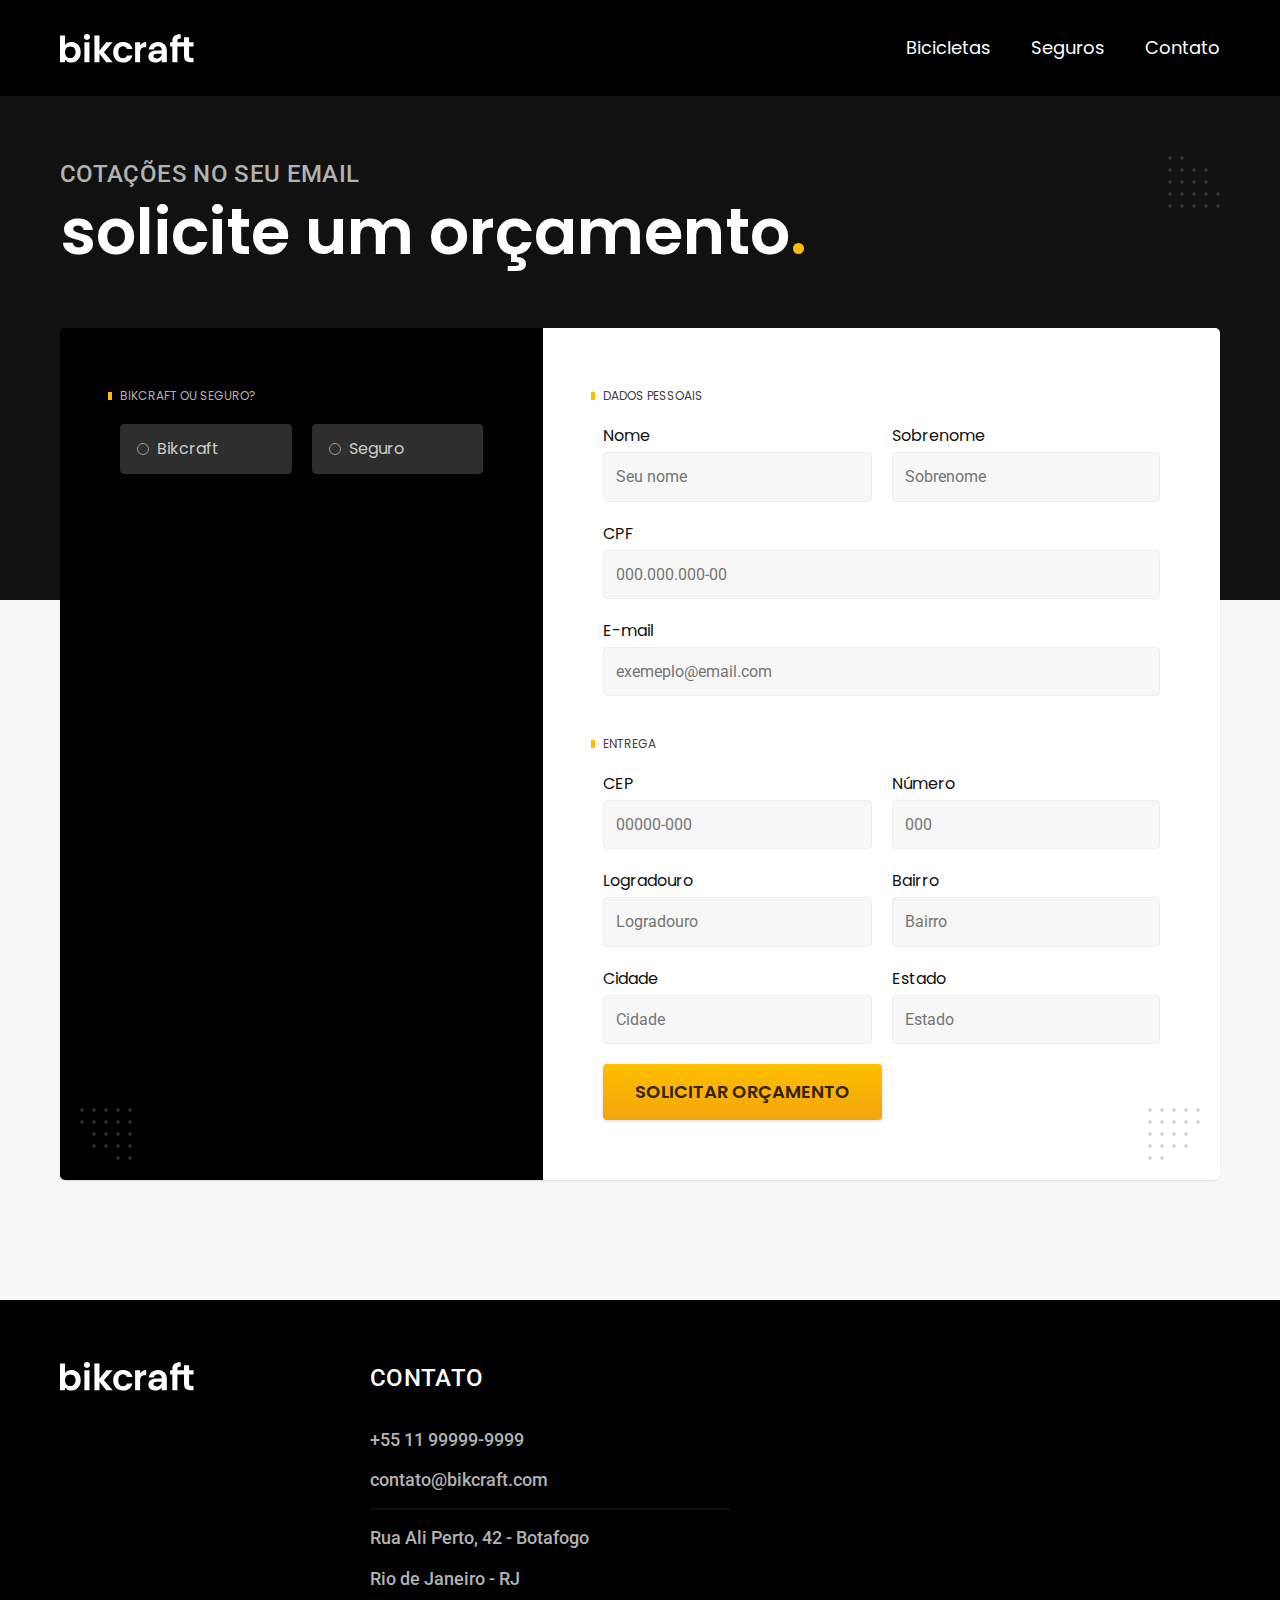
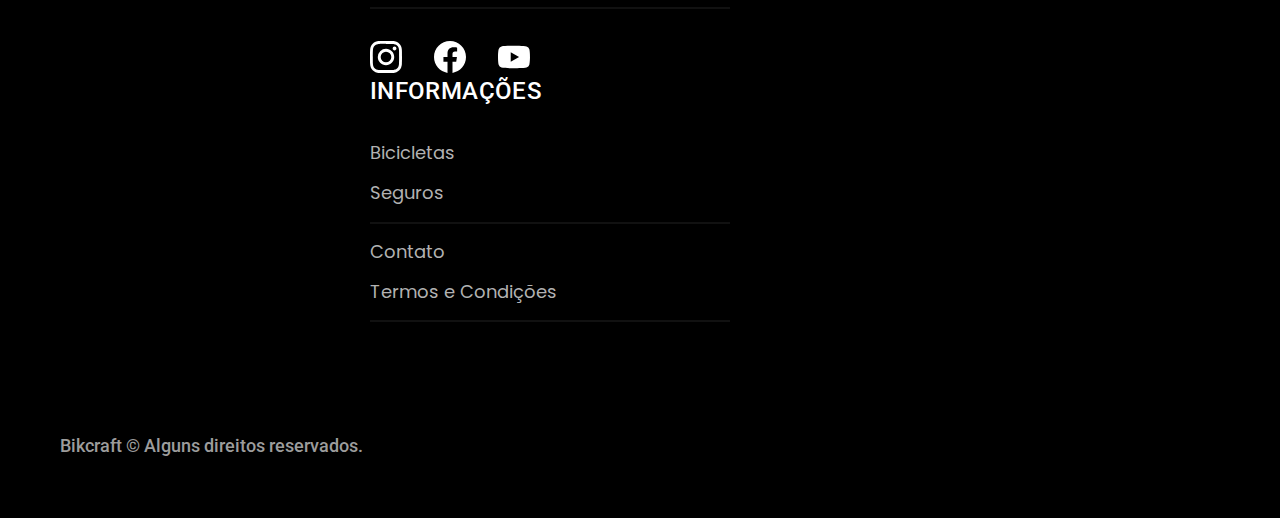
<file: orcamento.html>
<!DOCTYPE html>

<html lang="pt-BR">

<head>
    <title>Orçamento | bikcraft - Bicicletas Elétricas</title>
    <meta name="description" content="Bicicletas eletricas de alta performance">
    <meta charset="UTF-8">
    <meta name="viewport" content="width=device-width, initial-scale=1.0">

    <link rel="preload" href="./assets/style.min.css" as="style">
    <link rel="stylesheet" href="./assets/style.min.css">
    <link rel="preconnect" href="https://fonts.googleapis.com">
    <link rel="preconnect" href="https://fonts.gstatic.com" crossorigin>
    <link rel="preconnect" href="https://fonts.googleapis.com">
    <link rel="preconnect" href="https://fonts.gstatic.com" crossorigin>
    <link rel="preconnect" href="https://fonts.googleapis.com">
    <link rel="preconnect" href="https://fonts.gstatic.com" crossorigin>
    <link
        href="https://fonts.googleapis.com/css2?family=Merriweather:ital,wght@1,900&family=Poppins:wght@400;600&family=Roboto:wght@400;500&display=swap"
        rel="stylesheet">
    <link rel="icon" href="./favicon.svg" type="image/svg+xml">
    <script>document.documentElement.classList.add('js')</script>
</head>

<body id="orcamento">

    <header class="header-bg">
        <div class="header container">
            <a href="./">
                <img src="assets/img/bikcraft.svg" alt="bikcraft">
            </a>
            <nav aria-label="primaria">
                <ul class="header-menu font-1-m cor-0">
                    <li><a href="./bicicletas.html">Bicicletas</a></li>
                    <li><a href="./seguros.html">Seguros</a></li>
                    <li><a href="./contato.html">Contato</a></li>
                </ul>
            </nav>
        </div>
    </header>

    <main>
        <div class="titulo-bg">
            <div class="titulo container">
                <p class="font-2-l-b cor-5">COTAÇÕES NO SEU EMAIL</p>
                <h1 class="font-1-xxl cor-0">solicite um orçamento<span class="cor-p1">.</span></h1>
            </div>
        </div>

        <form class="orcamento container" action="./">
            <div class="orcamento-produto">
                <h2 class="font-1-xs cor-5">bikcraft ou seguro?</h2>
                <input type="radio" name="tipo" value="bikcraft" id="bikcraft">
                <label for="bikcraft">Bikcraft</label>

                <input type="radio" name="tipo" value="seguro" id="seguro">
                <label for="seguro">Seguro</label>

                <div class="orcamento-conteudo" id="orcamento-bikcraft">
                    <h2 class="font-1-xs cor-5">Escolha a sua</h2>

                    <input type="radio" name="produto" value="nimbus" id="nimbus">
                    <label for="nimbus">Nimbus Stark <span>R$ 4999</span></label>
                    <div class="orcamento-detalhes">
                        <ul class="font-1-xs cor-8">
                            <li><img src="./assets/img/icones/eletrica.svg" alt="">Motor Eletrico</li>
                            <li><img src="./assets/img/icones/carbono.svg" alt="">Fibra de Carbono</li>
                            <li><img src="./assets/img/icones/velocidade.svg" alt="">50 km/h</li>
                            <li><img src="./assets/img/icones/rastreador.svg" alt="">Rastreador</li>

                        </ul>
                        <img src="./assets/img/bicicletas/nimbus.jpg" alt="">
                    </div>

                    <input type="radio" name="produto" value="magic" id="magic">
                    <label for="magic">Magic Might <span>R$ 2499</span></label>
                    <div class="orcamento-detalhes">
                        <ul class="font-1-xs cor-8">
                            <li><img src="./assets/img/icones/eletrica.svg" alt="">Motor Eletrico</li>
                            <li><img src="./assets/img/icones/carbono.svg" alt="">Fibra de Carbono</li>
                            <li><img src="./assets/img/icones/velocidade.svg" alt="">40 km/h</li>
                            <li><img src="./assets/img/icones/rastreador.svg" alt="">Rastreador</li>

                        </ul>
                        <img src="./assets/img/bicicletas/magic.jpg" alt="">
                    </div>

                    <input type="radio" name="produto" value="nebula" id="nebula">
                    <label for="nebula">Nebula Cosmic <span>R$ 3999</span></label>
                    <div class="orcamento-detalhes">
                        <ul class="font-1-xs cor-8">
                            <li><img src="./assets/img/icones/eletrica.svg" alt="">Motor Eletrico</li>
                            <li><img src="./assets/img/icones/carbono.svg" alt="">Fibra de Carbono</li>
                            <li><img src="./assets/img/icones/velocidade.svg" alt="">45 km/h</li>
                            <li><img src="./assets/img/icones/rastreador.svg" alt="">Rastreador</li>

                        </ul>
                        <img src="./assets/img/bicicletas/nebula.jpg" alt="">
                    </div>
                </div>

                <div class="orcamento-conteudo" id="orcamento-seguro">
                    <h2 class="font-1-xs cor-5">Escolha o plano</h2>

                    <input type="radio" name="produto" value="prata" id="prata">
                    <label for="prata">Prata <span>R$ 199</span></label>

                    <input type="radio" name="produto" value="ouro" id="ouro">
                    <label for="ouro">Ouro <span>R$ 299</span></label>
                </div>
            </div>

            <div class="orcamento-dados form">
                <h2 class="font-1-xs cor-9 col-2">Dados Pessoais</h2>

                <div>
                    <label for="nome">Nome</label>
                    <input type="text" id="nome" name="nome" placeholder="Seu nome">
                </div>
                <div>
                    <label for="sobrenome">Sobrenome</label>
                    <input type="text" id="sobrenome" name="sobrenome" placeholder="Sobrenome">
                </div>
                <div class="col-2">
                    <label for="cpf">CPF</label>
                    <input type="text" id="cpf" name="cpf" placeholder="000.000.000-00">
                </div>
                <div class="col-2">
                    <label for="email">E-mail</label>
                    <input type="email" id="email" name="email" placeholder="exemeplo@email.com">
                </div>

                <h2 class="font-1-xs cor-9 col-2">Entrega</h2>

                <div>
                    <label for="cep">CEP</label>
                    <input type="text" id="cep" name="cep" placeholder="00000-000">
                </div>
                <div>
                    <label for="numero">Número</label>
                    <input type="text" id="numero" name="numero" placeholder="000">
                </div>
                <div>
                    <label for="logradouro">Logradouro</label>
                    <input type="text" id="logradouro" name="logradouro" placeholder="Logradouro">
                </div>
                <div>
                    <label for="bairro">Bairro</label>
                    <input type="text" id="bairro" name="bairro" placeholder="Bairro">
                </div>
                <div>
                    <label for="cidade">Cidade</label>
                    <input type="text" id="cidade" name="cidade" placeholder="Cidade">
                </div>
                <div>
                    <label for="estado">Estado</label>
                    <input type="text" id="estado" name="estado" placeholder="Estado">
                </div>
                <button class="botao col-2">Solicitar Orçamento</button>
            </div>
        </form>

    </main>




    <footer class="footer-bg">
        <div class="footer container">
            <img src="./assets/img/bikcraft.svg" alt="">

            <div class="footer-contato">
                <h3 class="font-2-l-b cor-0">Contato</h3>
                <ul class="font-2-m cor-5">
                    <li><a href="tel:+5511999999999">+55 11 99999-9999</a></li>
                    <li><a href="mailto:">contato@bikcraft.com</a></li>
                    <li>Rua Ali Perto, 42 - Botafogo</li>
                    <li>Rio de Janeiro - RJ</li>
                </ul>
                <div class="footer-redes">
                    <a href="./"><img src="./assets/img/redes/instagram.svg" alt="Intagram"></a>
                    <a href="./"><img src="./assets/img/redes/facebook.svg" alt="Facebook"></a>
                    <a href="./"><img src="./assets/img/redes/youtube.svg" alt="Youtube"></a>
                </div>
                <div class="footer-informacoes">
                    <h3 class="font-2-l-b cor-0">Informações</h3>
                    <nav>
                        <ul class="font-1-m cor-5">
                            <li><a href="./bicicletas.html">Bicicletas</a></li>
                            <li><a href="./seguros.html">Seguros</a></li>
                            <li><a href="./contato.html">Contato</a></li>
                            <li><a href="./termos.html">Termos e Condições</a></li>
                        </ul>
                    </nav>
                </div>
            </div>
            <p class="footer-copy font-2-m cor-6">Bikcraft © Alguns direitos reservados.</p>
        </div>

    </footer>
    <script src="./js/script.js"></script>
</body>

</html>
</file>
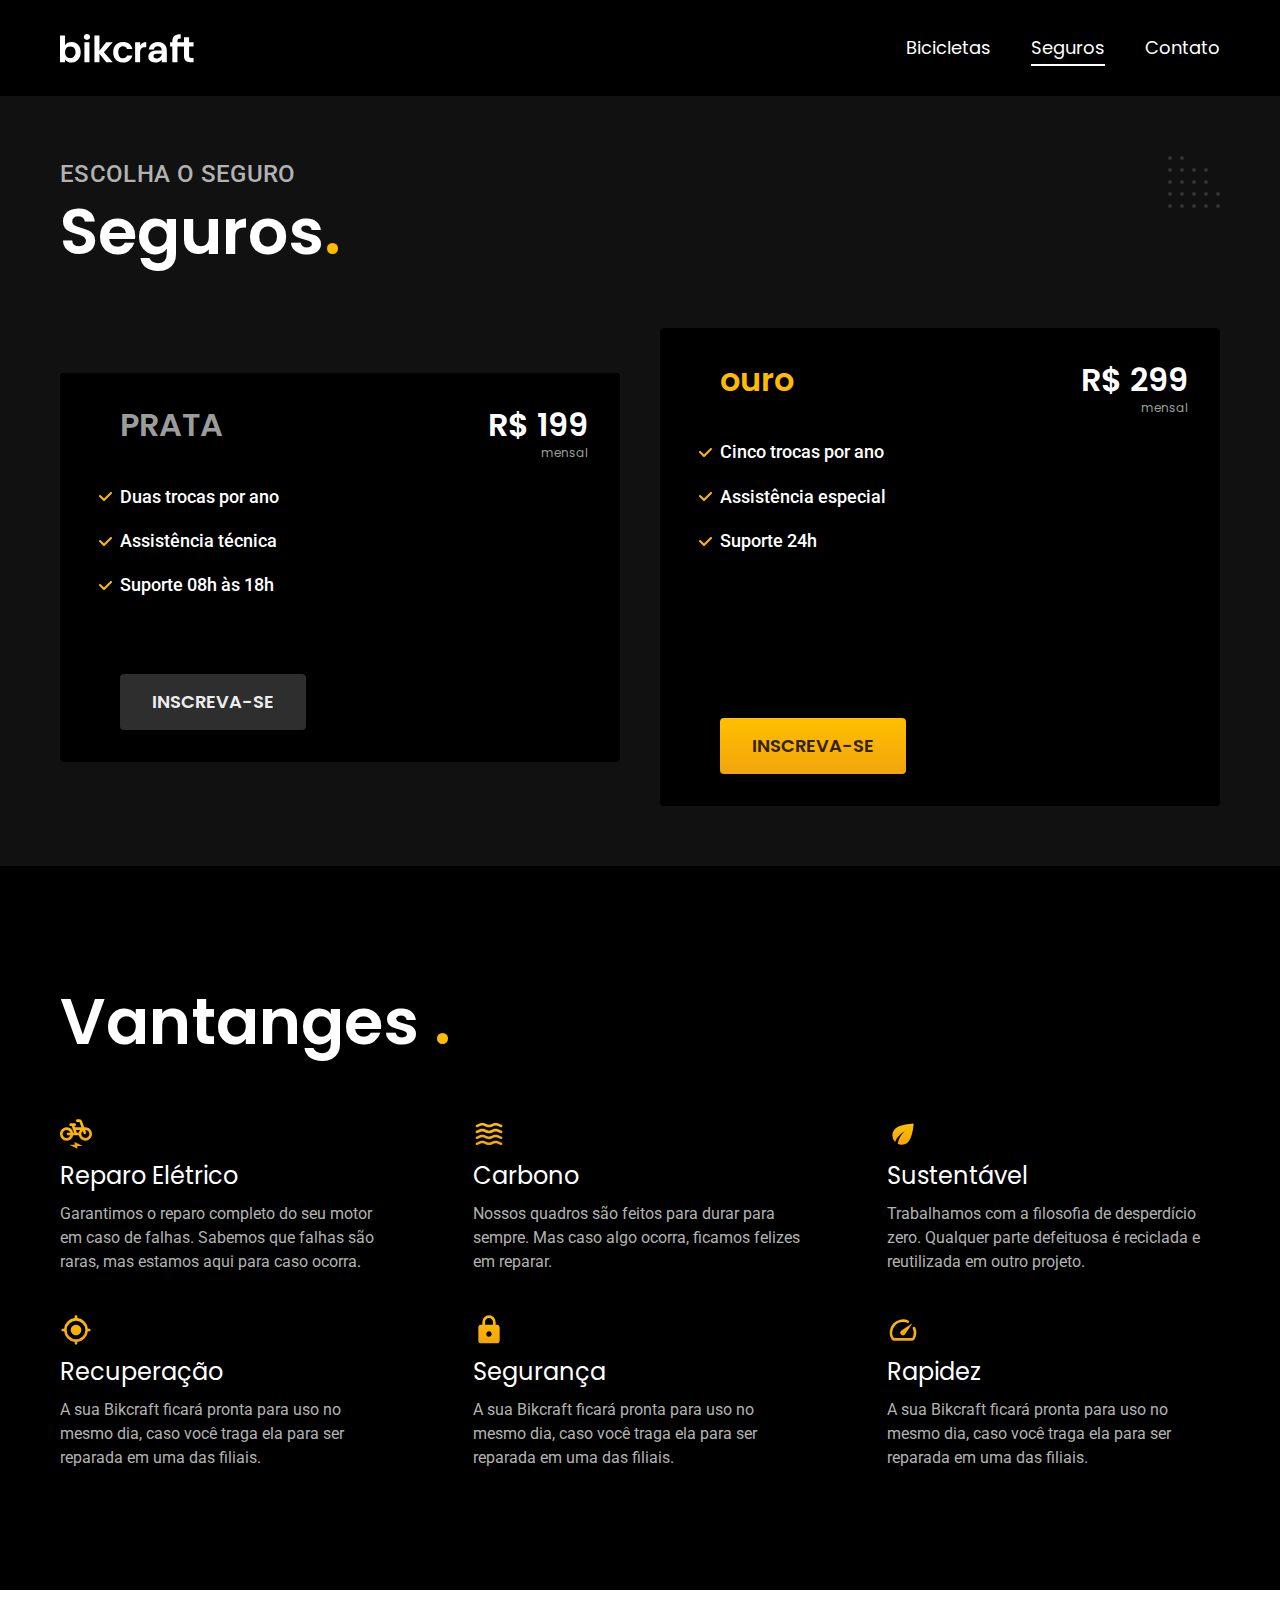
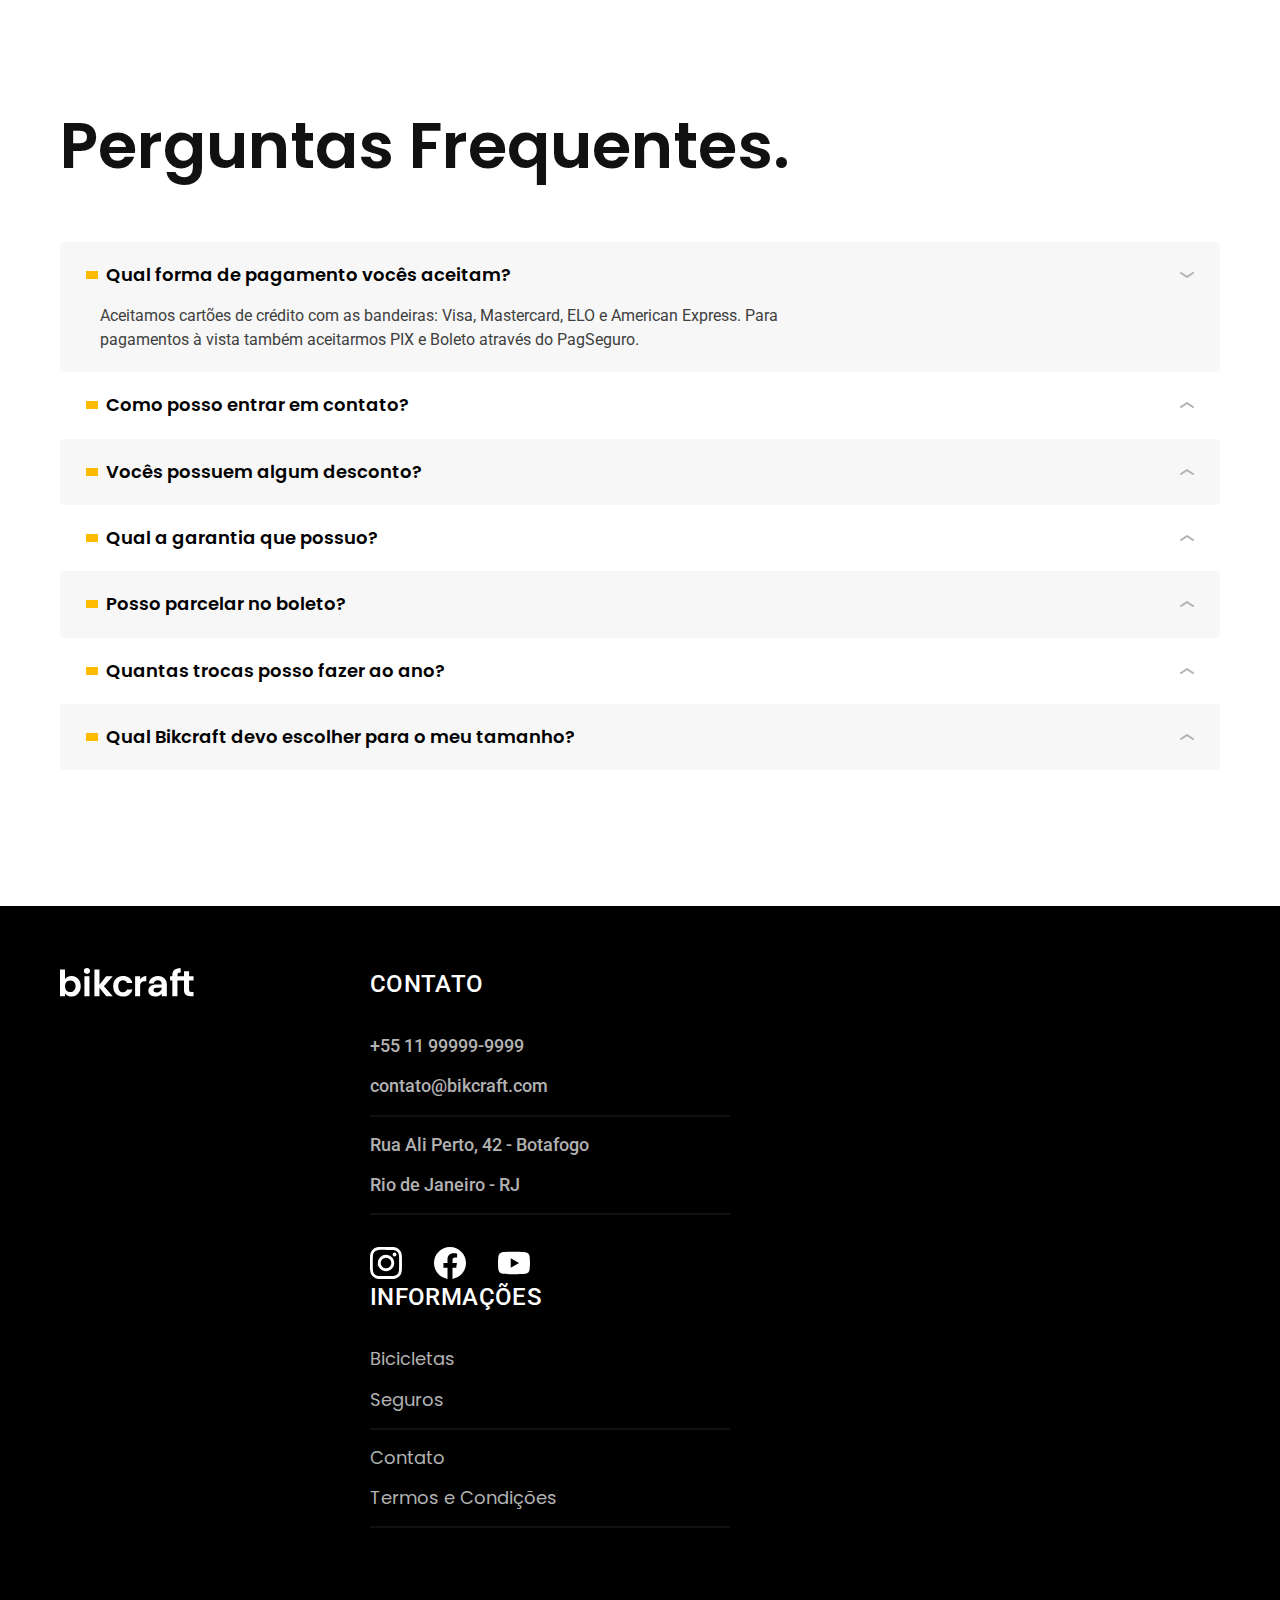
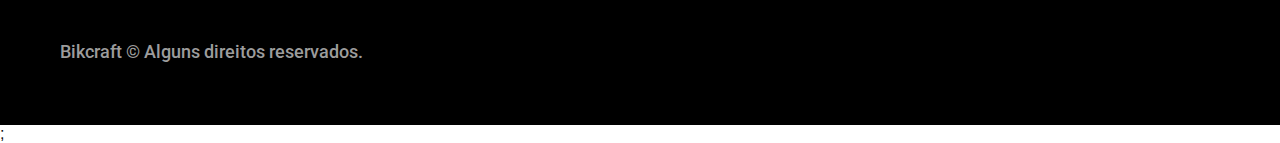
<file: seguros.html>
<!DOCTYPE html>

<html lang="pt-BR">

<head>
    <title>Seguros bikcraft - Bicicletas Elétricas</title>
    <meta name="description" content="Bicicletas eletricas de alta performance">
    <meta charset="UTF-8">
    <meta name="viewport" content="width=device-width, initial-scale=1.0">

    <link rel="preload" href="./assets/style.min.css" as="style">
    <link rel="stylesheet" href="./assets/style.min.css">
    <link rel="preconnect" href="https://fonts.googleapis.com">
    <link rel="preconnect" href="https://fonts.gstatic.com" crossorigin>
    <link rel="preconnect" href="https://fonts.googleapis.com">
    <link rel="preconnect" href="https://fonts.gstatic.com" crossorigin>
    <link rel="preconnect" href="https://fonts.googleapis.com">
    <link rel="preconnect" href="https://fonts.gstatic.com" crossorigin>
    <link
        href="https://fonts.googleapis.com/css2?family=Merriweather:ital,wght@1,900&family=Poppins:wght@400;600&family=Roboto:wght@400;500&display=swap"
        rel="stylesheet">
    <link rel="icon" href="./favicon.svg" type="image/svg+xml">
    <script>document.documentElement.classList.add('js')</script>
</head>

<body id="seguros">

    <header class="header-bg">
        <div class="header container">
            <a href="./">
                <img src="assets/img/bikcraft.svg" alt="bikcraft">
            </a>
            <nav aria-label="primaria">
                <ul class="header-menu font-1-m cor-0">
                    <li><a href="./bicicletas.html">Bicicletas</a></li>
                    <li><a href="./seguros.html">Seguros</a></li>
                    <li><a href="./contato.html">Contato</a></li>
                </ul>
            </nav>
        </div>
    </header>

    <main class="seguros-bg">
        <div class="titulo-bg">
            <div class="titulo container">
                <p class="font-2-l-b cor-5">Escolha o seguro</p>
                <h1 class="font-1-xxl cor-0">Seguros<span class="cor-p1">.</span></h1>
            </div>
        </div>

        <div class="container seguros">

            <div class="seguro-item">
                <h3 class="font-1-xl cor-6">PRATA</h3>
                <span class="font-1-xl cor-0">R$ 199<span class="font-1-xs cor-6">mensal</span>
                </span>
                <ul class="font-2-m cor-0">
                    <li class="fadeInLeft" data-anime="200">Duas trocas por ano</li>
                    <li class="fadeInLeft" data-anime="400">Assistência técnica</li>
                    <li class="fadeInLeft" data-anime="600">Suporte 08h às 18h</li>
                    <li class="fadeInLeft" data-anime="800">Cobertura estadual</li>
                </ul>
                <a class="botao secundario" href="orcamento.html?tipo=seguro&produto=prata">Inscreva-se</a>
            </div>

            <div class="seguro-item">
                <h3 class="font-1-xl cor-p1">ouro</h3>
                <span class="font-1-xl cor-0">R$ 299<span class="font-1-xs cor-6">mensal</span>
                </span>
                <ul class="font-2-m cor-0">
                    <li class="fadeInLeft" data-anime="200">Cinco trocas por ano</li>
                    <li class="fadeInLeft" data-anime="400">Assistência especial</li>
                    <li class="fadeInLeft" data-anime="600">Suporte 24h</li>
                    <li class="fadeInLeft" data-anime="800">Cobertura nacional</li>
                    <li class="fadeInLeft" data-anime="1000">Desconto em parceiros</li>
                    <li class="fadeInLeft" data-anime="1200">Acesso ao Clube Bikcraft</li>
                </ul>
                <a class="botao" href="orcamento.html?tipo=seguro&produto=ouro">Inscreva-se</a>
            </div>
        </div>

    </main>

    <article class="vantagens-bg">
        <div class="vantagens container">
            <h2 class="font-1-xxl cor-0">Vantanges <span class="cor-p1">.</span></h2>
            <ul>
                <li>
                    <img src="./assets/img/icones/eletrica.svg" alt="">
                    <h3 class="font-1-l cor-0">Reparo Elétrico</h3>
                    <p class="font-2-s cor-5">Garantimos o reparo completo do seu motor em caso de falhas. Sabemos que
                        falhas são raras, mas
                        estamos aqui para caso ocorra.</p>
                </li>
                <li>
                    <img src="./assets/img/icones/carbono.svg" alt="">
                    <h3 class="font-1-l cor-0">Carbono</h3>
                    <p class="font-2-s cor-5">Nossos quadros são feitos para durar para sempre. Mas caso algo ocorra,
                        ficamos felizes em reparar.</p>
                </li>
                <li>
                    <img src="./assets/img/icones/sustentavel.svg" alt="">
                    <h3 class="font-1-l cor-0">Sustentável</h3>
                    <p class="font-2-s cor-5">Trabalhamos com a filosofia de desperdício zero. Qualquer parte defeituosa
                        é reciclada e reutilizada em outro projeto.</p>
                </li>
                <li>
                    <img src="./assets/img/icones/rastreador.svg" alt="">
                    <h3 class="font-1-l cor-0">Recuperação</h3>
                    <p class="font-2-s cor-5">A sua Bikcraft ficará pronta para uso no mesmo dia, caso você traga ela
                        para ser reparada em uma das filiais.</p>
                </li>
                <li>
                    <img src="./assets/img/icones/seguro.svg" alt="">
                    <h3 class="font-1-l cor-0">Segurança</h3>
                    <p class="font-2-s cor-5">A sua Bikcraft ficará pronta para uso no mesmo dia, caso você traga ela
                        para ser reparada em uma das filiais.</p>
                </li>
                <li>
                    <img src="./assets/img/icones/velocidade.svg" alt="">
                    <h3 class="font-1-l cor-0">Rapidez</h3>
                    <p class="font-2-s cor-5">A sua Bikcraft ficará pronta para uso no mesmo dia, caso você traga ela
                        para ser reparada em uma das filiais.</p>
                </li>
            </ul>
        </div>
    </article>

    <article class="perguntas container">
        <h2 class="font-1-xxl">Perguntas Frequentes<span class="color-p1">.</span></h2>
        <dl>
            <div>
                <dt><button class="font-1-mb" aria-controls="pergunta1" aria-expanded="true">Qual forma de pagamento
                        vocês aceitam?</button></dt>
                <dd id="pergunta1" class="font-2-s cor-9 ativa">Aceitamos cartões de crédito com as bandeiras: Visa,
                    Mastercard, ELO e
                    American Express. Para
                    pagamentos à vista também aceitarmos PIX e Boleto através do PagSeguro.</dd>
            </div>
            <div>
                <dt><button class="font-1-mb" aria-controls="pergunta2" aria-expanded="false">Como posso entrar em
                        contato?</button></dt>
                <dd id="pergunta2" class="font-2-s cor-9">Aceitamos cartões de crédito com as bandeiras: Visa,
                    Mastercard, ELO e
                    American Express. Para
                    pagamentos à vista também aceitarmos PIX e Boleto através do PagSeguro.</dd>
            </div>
            <div>
                <dt><button class="font-1-mb" aria-controls="pergunta3" aria-expanded="false">Vocês possuem algum
                        desconto?</button></dt>
                <dd id="pergunta3" class="font-2-s cor-9">Aceitamos cartões de crédito com as bandeiras: Visa,
                    Mastercard, ELO e
                    American Express. Para
                    pagamentos à vista também aceitarmos PIX e Boleto através do PagSeguro.</dd>
            </div>
            <div>
                <dt><button class="font-1-mb" aria-controls="pergunta4" aria-expanded="false">Qual a garantia que
                        possuo?
                </dt>
                <dd id="pergunta4" class="font-2-s cor-9">Aceitamos cartões de crédito com as bandeiras: Visa,
                    Mastercard, ELO e
                    American Express. Para
                    pagamentos à vista também aceitarmos PIX e Boleto através do PagSeguro.</dd>
            </div>
            <div>
                <dt><button class="font-1-mb" aria-controls="pergunta5" aria-expanded="false">Posso parcelar no boleto?
                </dt>
                <dd id="pergunta5" class="font-2-s cor-9">Aceitamos cartões de crédito com as bandeiras: Visa,
                    Mastercard, ELO e
                    American Express. Para
                    pagamentos à vista também aceitarmos PIX e Boleto através do PagSeguro.</dd>
            </div>
            <div>
                <dt><button class="font-1-mb" aria-controls="pergunta6" aria-expanded="false">Quantas trocas posso fazer
                        ao ano?</dt>
                <dd id="pergunta6" class="font-2-s cor-9">Aceitamos cartões de crédito com as bandeiras: Visa,
                    Mastercard, ELO e
                    American Express. Para
                    pagamentos à vista também aceitarmos PIX e Boleto através do PagSeguro.</dd>
            </div>
            <div>
                <dt><button class="font-1-mb" aria-controls="pergunta7" aria-expanded="false">Qual Bikcraft devo
                        escolher para o meu tamanho?</dt>
                <dd id="pergunta7" class="font-2-s cor-9">Aceitamos cartões de crédito com as bandeiras: Visa,
                    Mastercard, ELO e
                    American Express. Para
                    pagamentos à vista também aceitarmos PIX e Boleto através do PagSeguro.</dd>
            </div>
        </dl>
    </article>


    <footer class="footer-bg">
        <div class="footer container">
            <img src="./assets/img/bikcraft.svg" alt="">

            <div class="footer-contato">
                <h3 class="font-2-l-b cor-0">Contato</h3>
                <ul class="font-2-m cor-5">
                    <li><a href="tel:+5511999999999">+55 11 99999-9999</a></li>
                    <li><a href="mailto:">contato@bikcraft.com</a></li>
                    <li>Rua Ali Perto, 42 - Botafogo</li>
                    <li>Rio de Janeiro - RJ</li>
                </ul>
                <div class="footer-redes">
                    <a href="./"><img src="./assets/img/redes/instagram.svg" alt="Intagram"></a>
                    <a href="./"><img src="./assets/img/redes/facebook.svg" alt="Facebook"></a>
                    <a href="./"><img src="./assets/img/redes/youtube.svg" alt="Youtube"></a>
                </div>
                <div class="footer-informacoes">
                    <h3 class="font-2-l-b cor-0">Informações</h3>
                    <nav>
                        <ul class="font-1-m cor-5">
                            <li><a href="./bicicletas.html">Bicicletas</a></li>
                            <li><a href="./seguros.html">Seguros</a></li>
                            <li><a href="./contato.html">Contato</a></li>
                            <li><a href="./termos.html">Termos e Condições</a></li>
                        </ul>
                    </nav>
                </div>
            </div>
            <p class="footer-copy font-2-m cor-6">Bikcraft © Alguns direitos reservados.</p>
        </div>

    </footer>
    <script src="./js/plugins/simple-anime.js"></script>;
    <script src="./js/script.js"></script>
</body>

</html>
</file>
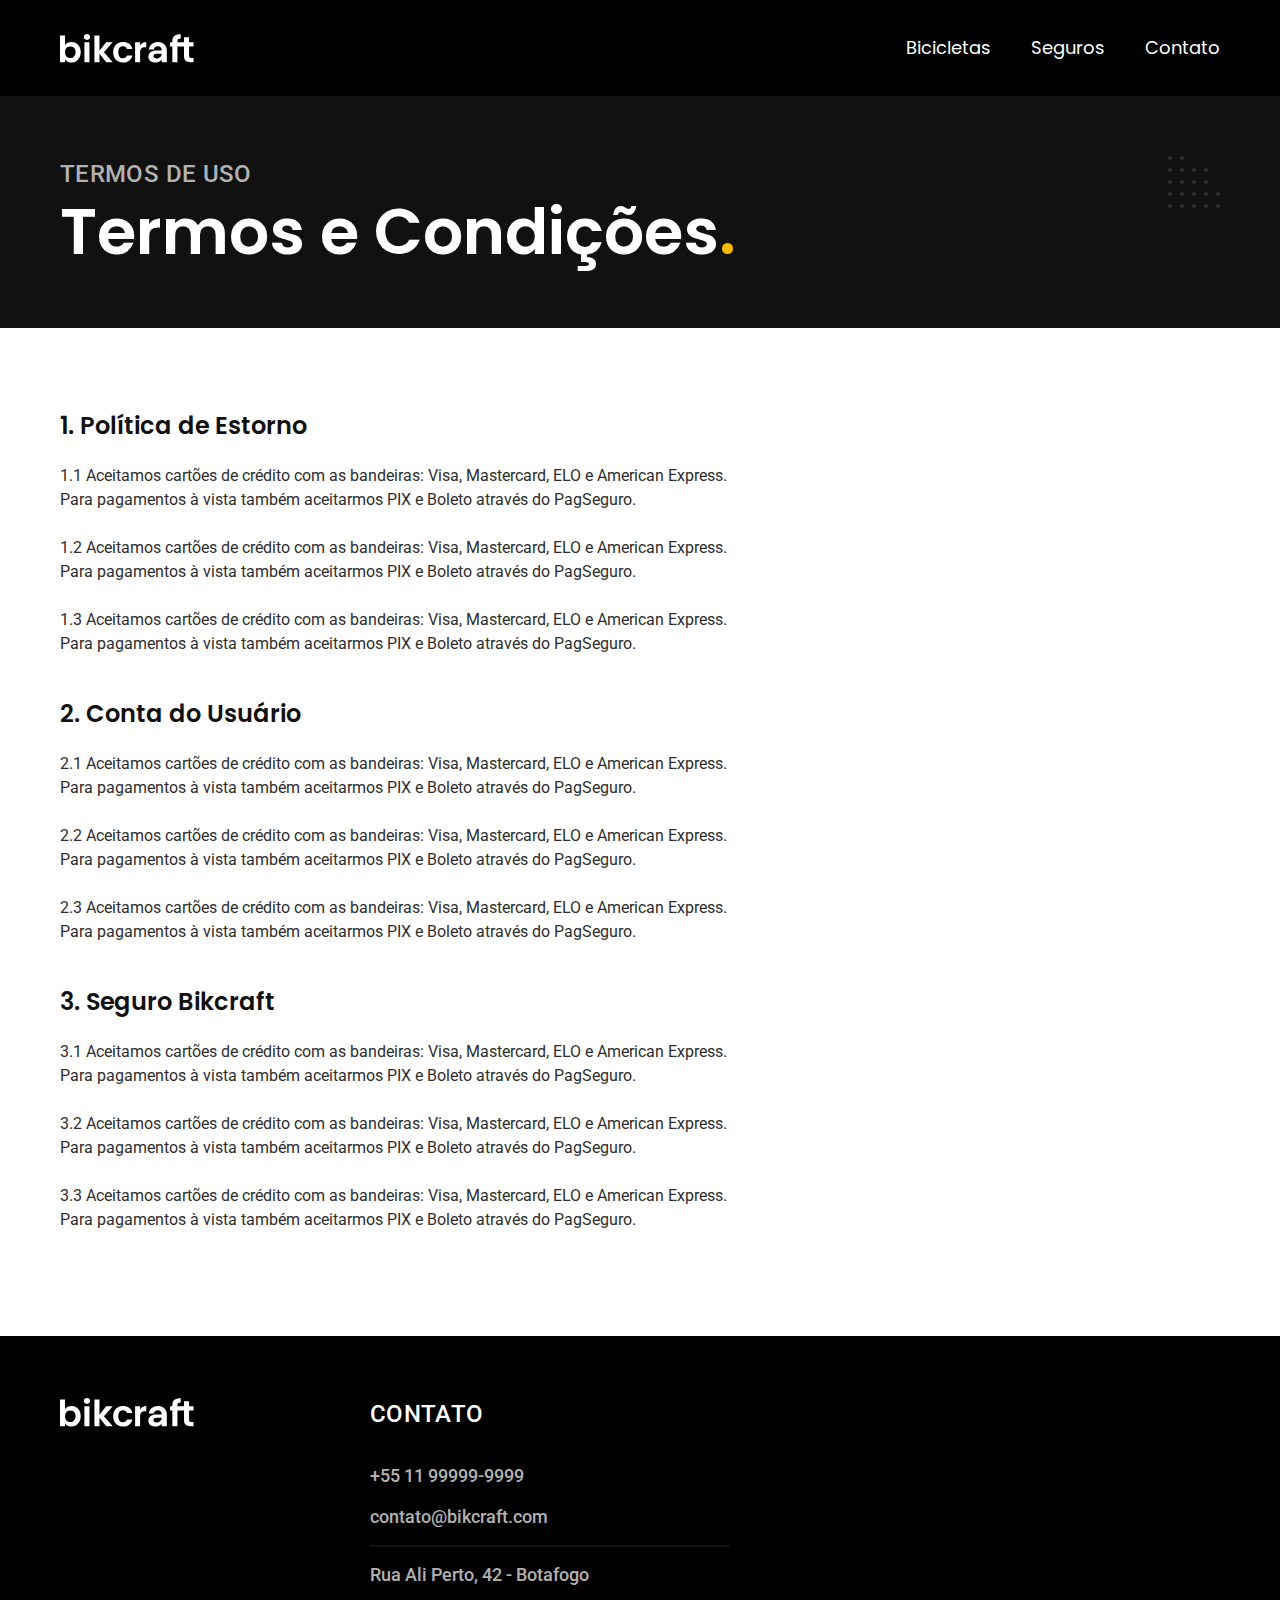
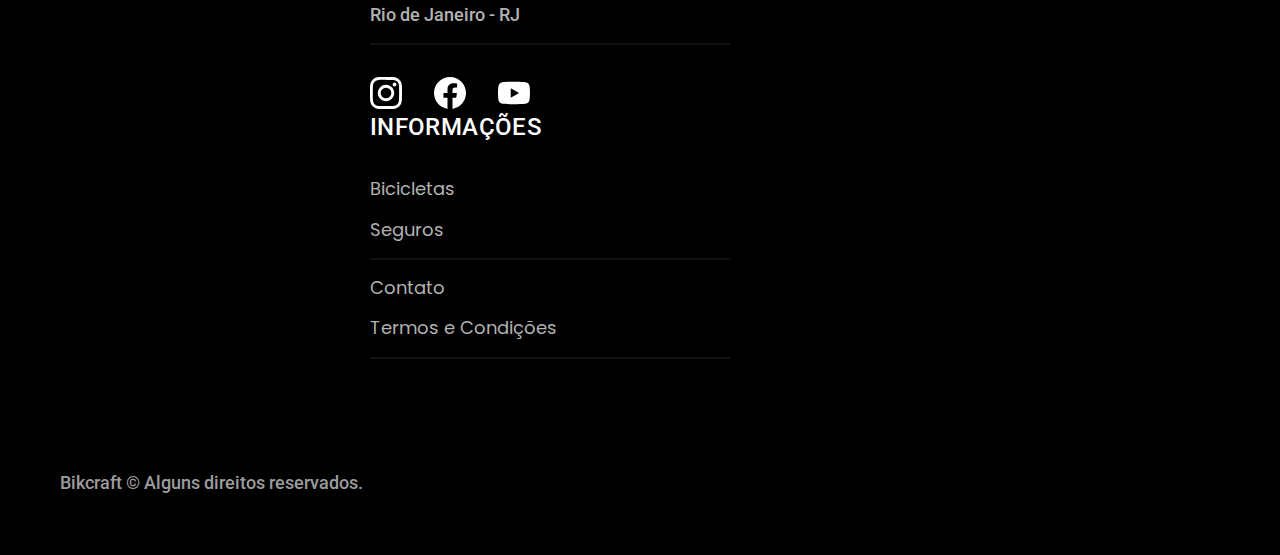
<file: termos.html>
<!DOCTYPE html>

<html lang="pt-BR">

<head>
    <title>Termos e Condiç199=es bikcraft - Bicicletas Elétricas</title>
    <meta name="description" content="Bicicletas eletricas de alta performance">
    <meta charset="UTF-8">
    <meta name="viewport" content="width=device-width, initial-scale=1.0">

    <link rel="preload" href="./assets/style.min.css" as="style">
    <link rel="stylesheet" href="./assets/style.min.css">
    <link rel="preconnect" href="https://fonts.googleapis.com">
    <link rel="preconnect" href="https://fonts.gstatic.com" crossorigin>
    <link rel="preconnect" href="https://fonts.googleapis.com">
    <link rel="preconnect" href="https://fonts.gstatic.com" crossorigin>
    <link rel="preconnect" href="https://fonts.googleapis.com">
    <link rel="preconnect" href="https://fonts.gstatic.com" crossorigin>
    <link
        href="https://fonts.googleapis.com/css2?family=Merriweather:ital,wght@1,900&family=Poppins:wght@400;600&family=Roboto:wght@400;500&display=swap"
        rel="stylesheet">
    <link rel="icon" href="./favicon.svg" type="image/svg+xml">
    <script>document.documentElement.classList.add('js')</script>
</head>

<body id="termos">

    <header class="header-bg">
        <div class="header container">
            <a href="./">
                <img src="assets/img/bikcraft.svg" alt="bikcraft">
            </a>
            <nav aria-label="primaria">
                <ul class="header-menu font-1-m cor-0">
                    <li><a href="./bicicletas.html">Bicicletas</a></li>
                    <li><a href="./seguros.html">Seguros</a></li>
                    <li><a href="./contato.html">Contato</a></li>
                </ul>
            </nav>
        </div>
    </header>

    <main>
        <div class="titulo-bg">
            <div class="titulo container">
                <p class="font-2-l-b cor-5">Termos de uso</p>
                <h1 class="font-1-xxl cor-0">Termos e Condições<span class="cor-p1">.</span></h1>
            </div>
        </div>
        <div class="termos container font-2-s cor-10">
            <h2 class="font-1-l cor-11">1. Política de Estorno</h2>
            <p>1.1 Aceitamos cartões de crédito com as bandeiras: Visa, Mastercard, ELO e American Express. Para
                pagamentos
                à vista também aceitarmos PIX e Boleto através do PagSeguro.</p>
            <p>1.2 Aceitamos cartões de crédito com as bandeiras: Visa, Mastercard, ELO e American Express. Para
                pagamentos
                à vista também aceitarmos PIX e Boleto através do PagSeguro.</p>
            <p>1.3 Aceitamos cartões de crédito com as bandeiras: Visa, Mastercard, ELO e American Express. Para
                pagamentos
                à vista também aceitarmos PIX e Boleto através do PagSeguro.</p>

            <h2 class="font-1-l cor-11">2. Conta do Usuário</h2>
            <p>2.1 Aceitamos cartões de crédito com as bandeiras: Visa, Mastercard, ELO e American Express. Para
                pagamentos
                à vista também aceitarmos PIX e Boleto através do PagSeguro.</p>
            <p>2.2 Aceitamos cartões de crédito com as bandeiras: Visa, Mastercard, ELO e American Express. Para
                pagamentos
                à vista também aceitarmos PIX e Boleto através do PagSeguro.</p>
            <p>2.3 Aceitamos cartões de crédito com as bandeiras: Visa, Mastercard, ELO e American Express. Para
                pagamentos
                à vista também aceitarmos PIX e Boleto através do PagSeguro.</p>

            <h2 class="font-1-l cor-11">3. Seguro Bikcraft</h2>
            <p>3.1 Aceitamos cartões de crédito com as bandeiras: Visa, Mastercard, ELO e American Express. Para
                pagamentos
                à vista também aceitarmos PIX e Boleto através do PagSeguro.</p>
            <p>3.2 Aceitamos cartões de crédito com as bandeiras: Visa, Mastercard, ELO e American Express. Para
                pagamentos
                à vista também aceitarmos PIX e Boleto através do PagSeguro.</p>
            <p>3.3 Aceitamos cartões de crédito com as bandeiras: Visa, Mastercard, ELO e American Express. Para
                pagamentos
                à vista também aceitarmos PIX e Boleto através do PagSeguro.</p>

        </div>
    </main>




    <footer class="footer-bg">
        <div class="footer container">
            <img src="./assets/img/bikcraft.svg" alt="">

            <div class="footer-contato">
                <h3 class="font-2-l-b cor-0">Contato</h3>
                <ul class="font-2-m cor-5">
                    <li><a href="tel:+5511999999999">+55 11 99999-9999</a></li>
                    <li><a href="mailto:">contato@bikcraft.com</a></li>
                    <li>Rua Ali Perto, 42 - Botafogo</li>
                    <li>Rio de Janeiro - RJ</li>
                </ul>
                <div class="footer-redes">
                    <a href="./"><img src="./assets/img/redes/instagram.svg" alt="Intagram"></a>
                    <a href="./"><img src="./assets/img/redes/facebook.svg" alt="Facebook"></a>
                    <a href="./"><img src="./assets/img/redes/youtube.svg" alt="Youtube"></a>
                </div>
                <div class="footer-informacoes">
                    <h3 class="font-2-l-b cor-0">Informações</h3>
                    <nav>
                        <ul class="font-1-m cor-5">
                            <li><a href="./bicicletas.html">Bicicletas</a></li>
                            <li><a href="./seguros.html">Seguros</a></li>
                            <li><a href="./contato.html">Contato</a></li>
                            <li><a href="./termos.html">Termos e Condições</a></li>
                        </ul>
                    </nav>
                </div>
            </div>
            <p class="footer-copy font-2-m cor-6">Bikcraft © Alguns direitos reservados.</p>
        </div>

    </footer>
    <script src="./js/script.js"></script>
</body>

</html>
</file>
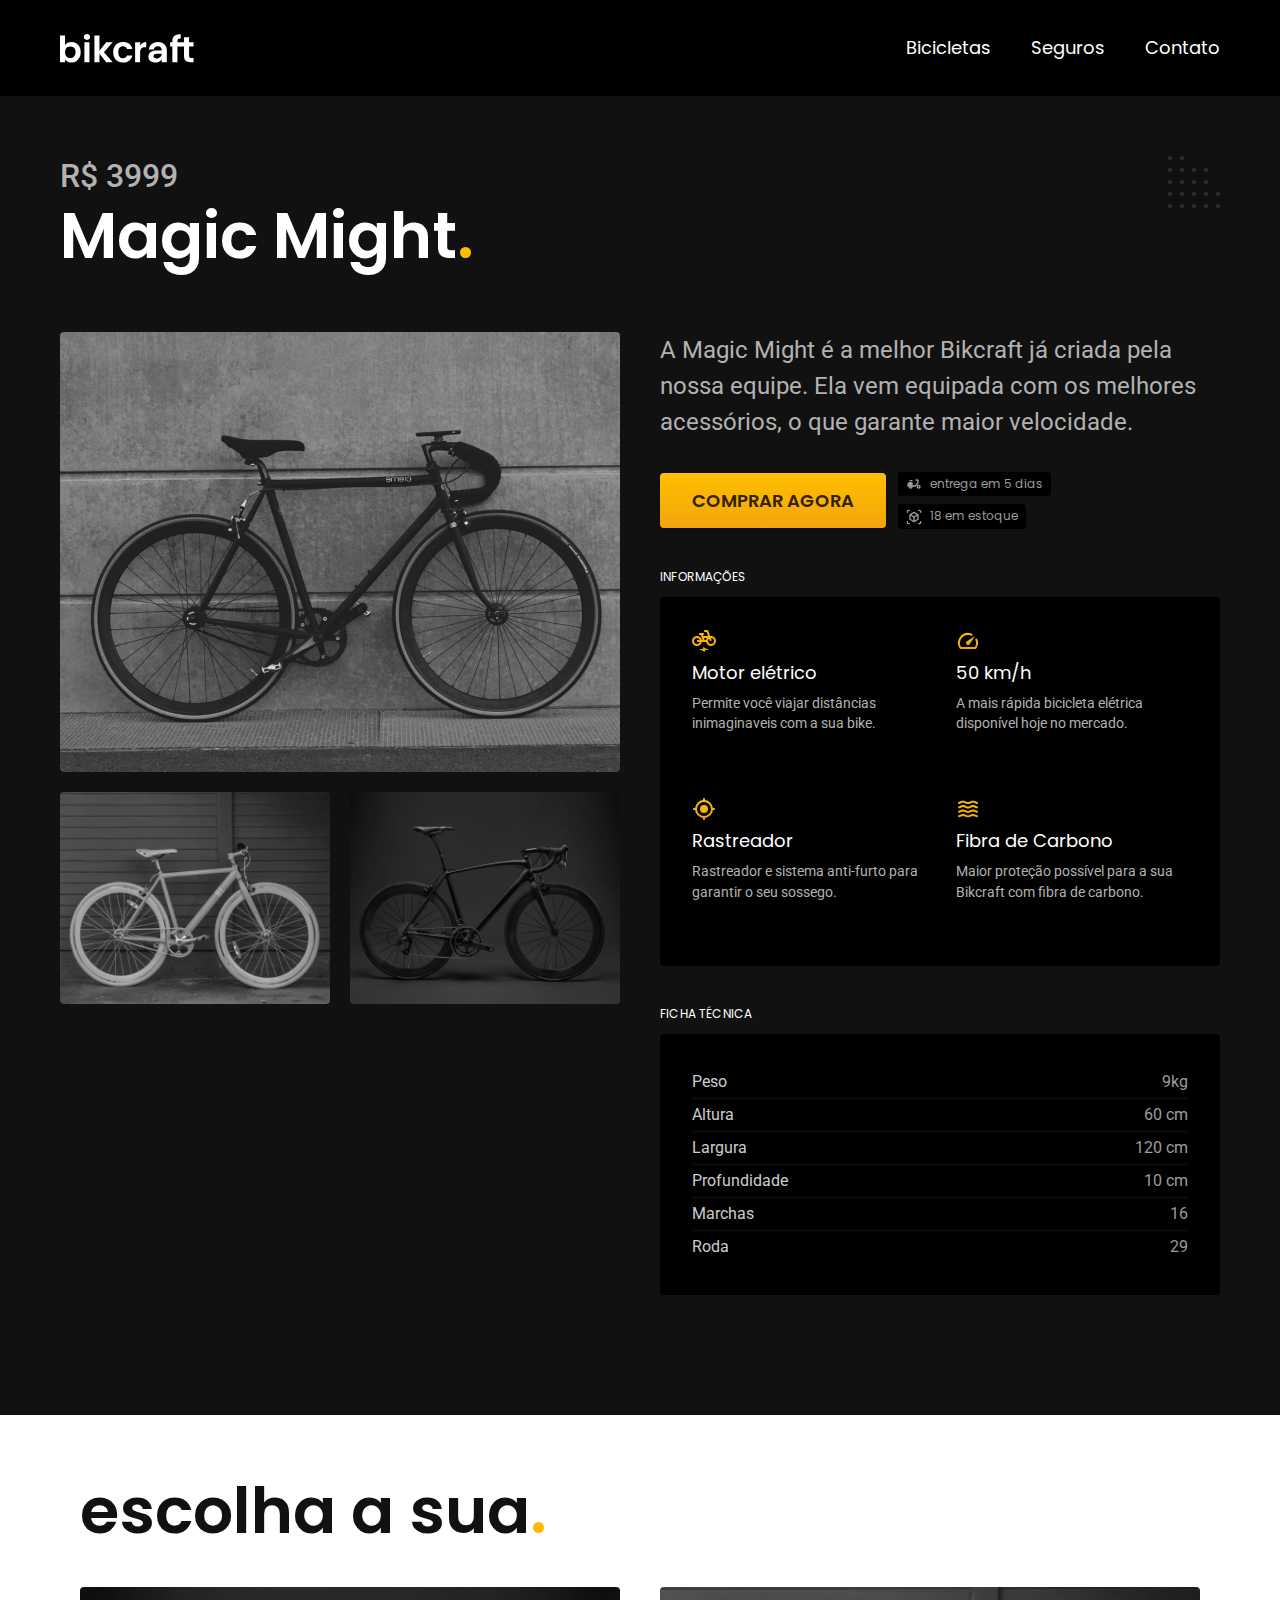
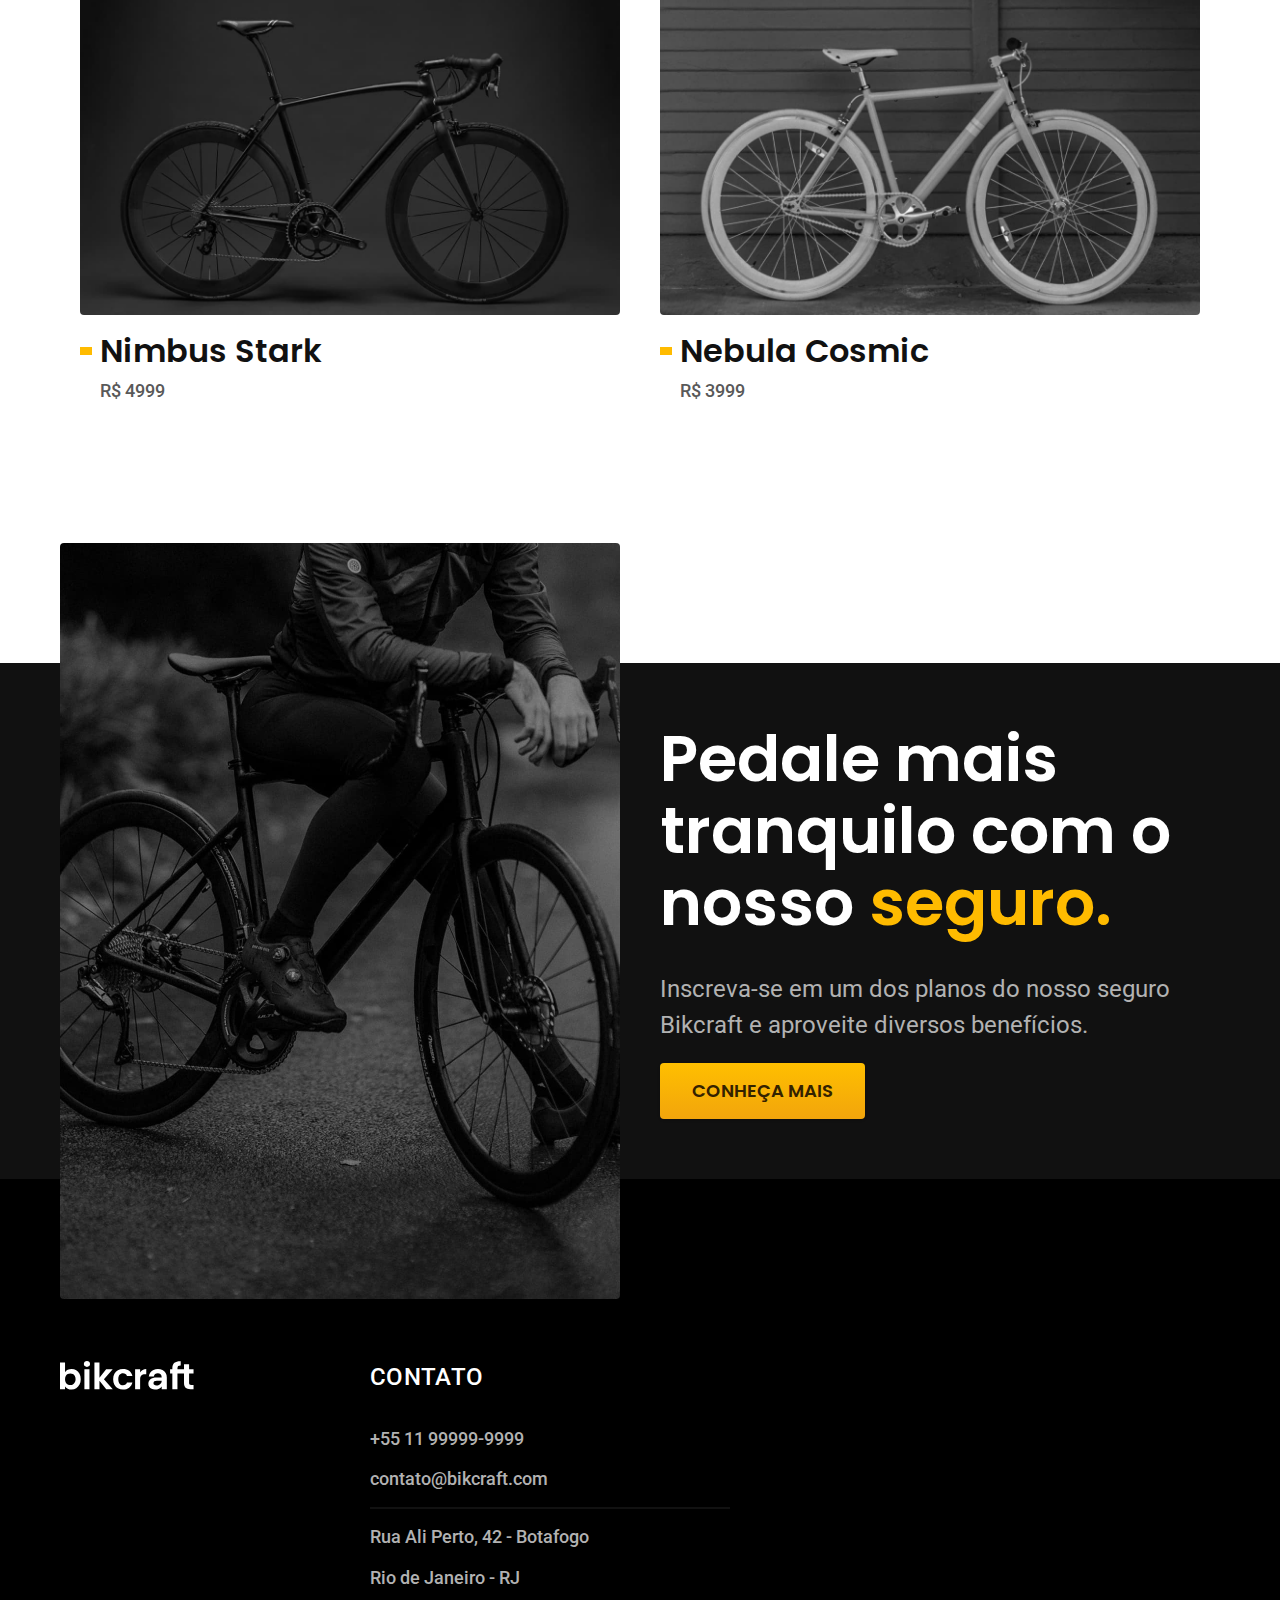
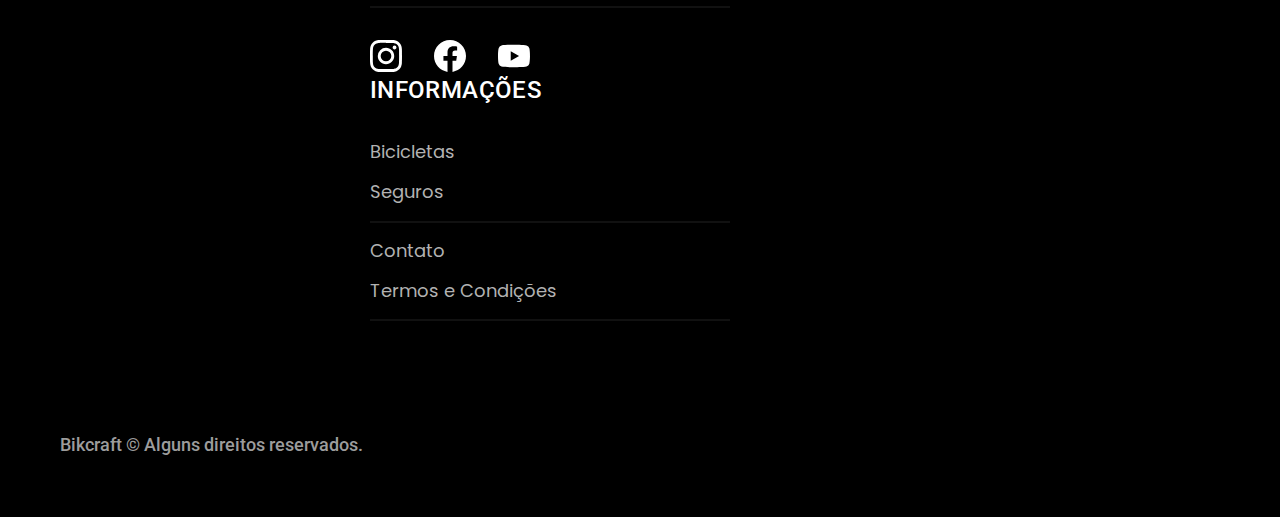
<file: bicicletas/magic.html>
<!DOCTYPE html>

<html lang="pt-BR">

<head>
    <title>Magic Might | bikcraft - Bicicletas Elétricas</title>
    <meta name="description" content="Bicicletas eletricas de alta performance">
    <meta charset="UTF-8">
    <meta name="viewport" content="width=device-width, initial-scale=1.0">

    <link rel="stylesheet" href="../assets/style.min.css">
    <link rel="preconnect" href="https://fonts.googleapis.com">
    <link rel="preconnect" href="https://fonts.gstatic.com" crossorigin>
    <link rel="preconnect" href="https://fonts.googleapis.com">
    <link rel="preconnect" href="https://fonts.gstatic.com" crossorigin>
    <link rel="preconnect" href="https://fonts.googleapis.com">
    <link rel="preconnect" href="https://fonts.gstatic.com" crossorigin>
    <link
        href="https://fonts.googleapis.com/css2?family=Merriweather:ital,wght@1,900&family=Poppins:wght@400;600&family=Roboto:wght@400;500&display=swap"
        rel="stylesheet">
    <link rel="icon" href="../favicon.svg" type="image/svg+xml">

    <script>document.documentElement.classList.add('js')</script>
</head>

<body id="bicicleta">

    <header class="header-bg">
        <div class="header container">
            <a href="../">
                <img src="../assets/img/bikcraft.svg" alt="bikcraft">
            </a>
            <nav aria-label="primaria">
                <ul class="header-menu font-1-m cor-0">
                    <li><a href="../bicicletas.html">Bicicletas</a></li>
                    <li><a href="../seguros.html">Seguros</a></li>
                    <li><a href="../contato.html">Contato</a></li>
                </ul>
            </nav>
        </div>
    </header>

    <main class="titulo-bg">
        <div>
            <div class="titulo container">
                <p class="font-2-xl cor-5">R$ 3999</p>
                <h1 class="font-1-xxl cor-0">Magic Might<span class="cor-p1">.</span></h1>
            </div>
        </div>
        <div class="bicicleta container">

            <div class="bicicleta-imagens">
                <img src="../assets/img/bicicleta/nimbus2.jpg" alt="">
                <img src="../assets/img/bicicleta/nimbus3.jpg" alt="">
                <img src="../assets/img/bicicleta/nimbus1.jpg" alt="">
            </div>

            <div class="bicicleta-conteudo">
                <p class="font-2-l cor-5">A Magic Might é a melhor Bikcraft já criada pela nossa equipe. Ela vem
                    equipada com os melhores
                    acessórios, o que garante maior velocidade.
                </p>
                <div class="bicicleta-comprar">
                    <a class="botao" href="../orcamento.html?tipo=bikcraft&produto=magic">Comprar agora</a>
                    <span class="font-1-xs cor-6"><img src="../assets/img/icones/entrega.svg" alt="">entrega em 5
                        dias</span>
                    <span class="font-1-xs cor-6"><img src="../assets/img/icones/estoque.svg" alt="">18 em
                        estoque</span>
                </div>


                <h2 class="font-1-xs cor-0">Informações</h2>
                <ul class="bicicleta-informacoes">
                    <li><img src="../assets/img/icones/eletrica.svg" alt="">
                        <h3 class="font-1-m cor-0">Motor elétrico</h3>
                        <p class="font-2-xs cor-5">Permite você viajar distâncias inimaginaveis com a sua bike.</p>
                    </li>

                    <li><img src="../assets/img/icones/velocidade.svg" alt="">
                        <h3 class="font-1-m cor-0">50 km/h</h3>
                        <p class="font-2-xs cor-5">A mais rápida bicicleta elétrica disponível hoje no mercado.</p>
                    </li>

                    <li><img src="../assets/img/icones/rastreador.svg" alt="">
                        <h3 class="font-1-m cor-0">Rastreador</h3>
                        <p class="font-2-xs cor-5">Rastreador e sistema anti-furto para garantir o seu sossego.</p>
                    </li>

                    <li><img src="../assets/img/icones/carbono.svg" alt="">
                        <h3 class="font-1-m cor-0">Fibra de Carbono</h3>
                        <p class="font-2-xs cor-5">Maior proteção possível para a sua Bikcraft com fibra de carbono.</p>
                    </li>
                </ul>

                <h2 class="font-1-xs cor-0">Ficha Técnica</h2>
                <ul class="bicicleta-ficha font-2-s cor-4">
                    <li>Peso <span>9kg</span></li>
                    <li>Altura <span>60 cm</span></li>
                    <li>Largura <span>120 cm</span></li>
                    <li>Profundidade <span>10 cm</span></li>
                    <li>Marchas <span>16</span></li>
                    <li>Roda <span>29</span></li>
                </ul>
            </div>
        </div>

    </main>

    <article class="bicicletas-lista container">
        <h2 class="font-1-xxl container">escolha a sua<span class="cor-p1">.</span>
        </h2>
        <ul class="container">
            <li>
                <a href="./nimbus.html">
                    <img src="../assets/img/bicicletas/nimbus.jpg" alt="Bicicleta Preta">
                    <h3 class="font-1-xl">Nimbus Stark</h3>
                    <span class="font-2-m cor-8">R$ 4999</span>
                </a>
            </li>

            <li>
                <a href="./nebula.html"><img src="../assets/img/bicicletas/nebula.jpg" alt="Bicicleta Preta">
                    <h3 class="font-1-xl">Nebula Cosmic</h3>
                    <span class="font-2-m cor-8">R$ 3999</span>
                </a>
            </li>
        </ul>
    </article>

    <article class="seguro-bg">
        <div class="seguro container">
            <div class="seguro-imagem">
                <img src="../assets/img/fotos/seguros.jpg" alt="">
            </div>
            <div class="seguro-conteudo">
                <h2 class="font-1-xxl cor-0">Pedale mais tranquilo com o nosso <span class="cor-p1">seguro.</span></h2>
                <p class="font-2-l cor-5">Inscreva-se em um dos planos do nosso seguro Bikcraft e aproveite diversos
                    benefícios.</p>
                <a class="botao" href="../seguros.html">Conheça mais</a>
            </div>
        </div>
    </article>



    <footer class="footer-bg">
        <div class="footer container">
            <img src="../assets/img/bikcraft.svg" alt="">

            <div class="footer-contato">
                <h3 class="font-2-l-b cor-0">Contato</h3>
                <ul class="font-2-m cor-5">
                    <li><a href="tel:+5511999999999">+55 11 99999-9999</a></li>
                    <li><a href="mailto:">contato@bikcraft.com</a></li>
                    <li>Rua Ali Perto, 42 - Botafogo</li>
                    <li>Rio de Janeiro - RJ</li>
                </ul>
                <div class="footer-redes">
                    <a href="../"><img src="../assets/img/redes/instagram.svg" alt="Intagram"></a>
                    <a href="../"><img src="../assets/img/redes/facebook.svg" alt="Facebook"></a>
                    <a href="../"><img src="../assets/img/redes/youtube.svg" alt="Youtube"></a>
                </div>
                <div class="footer-informacoes">
                    <h3 class="font-2-l-b cor-0">Informações</h3>
                    <nav>
                        <ul class="font-1-m cor-5">
                            <li><a href="../bicicletas.html">Bicicletas</a></li>
                            <li><a href="../seguros.html">Seguros</a></li>
                            <li><a href="../contato.html">Contato</a></li>
                            <li><a href="../termos.html">Termos e Condições</a></li>
                        </ul>
                    </nav>
                </div>
            </div>
            <p class="footer-copy font-2-m cor-6">Bikcraft © Alguns direitos reservados.</p>
        </div>

    </footer>
    <script src="../js/script.js"></script>
</body>

</html>
</file>
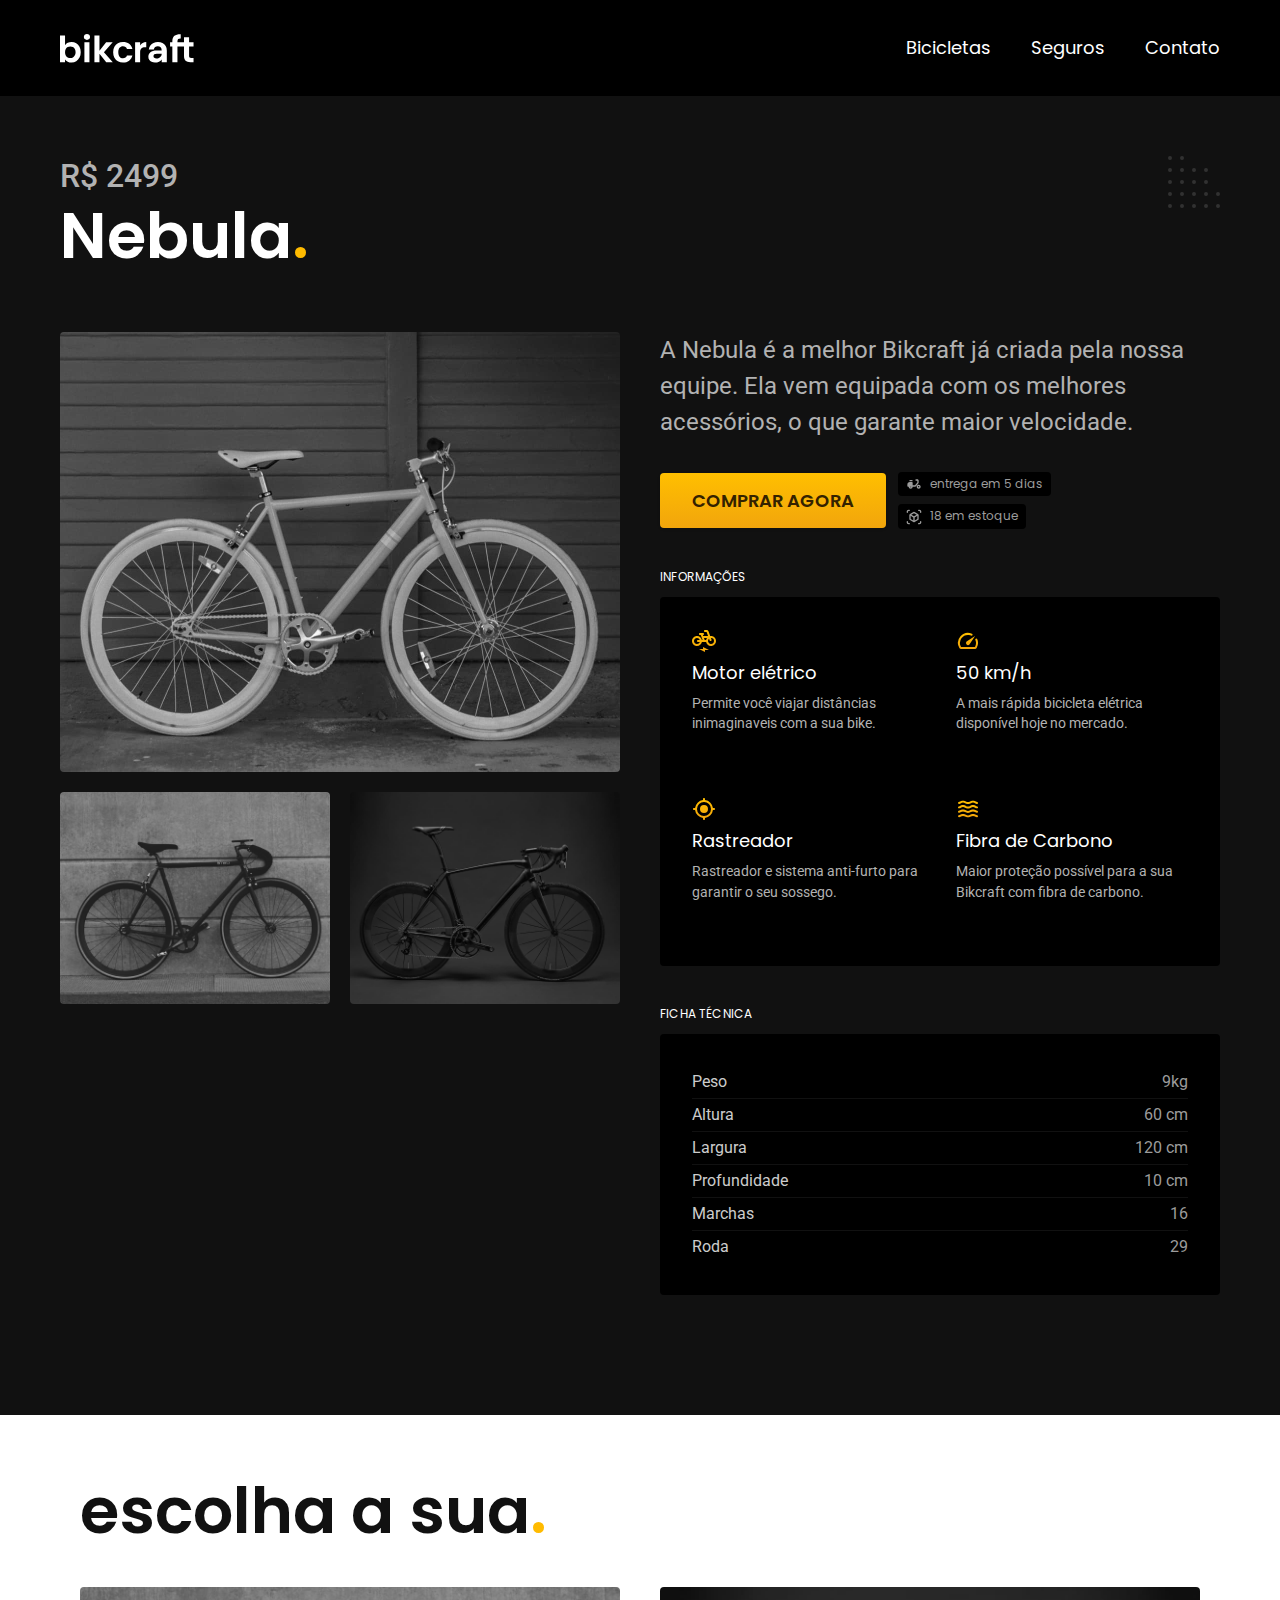
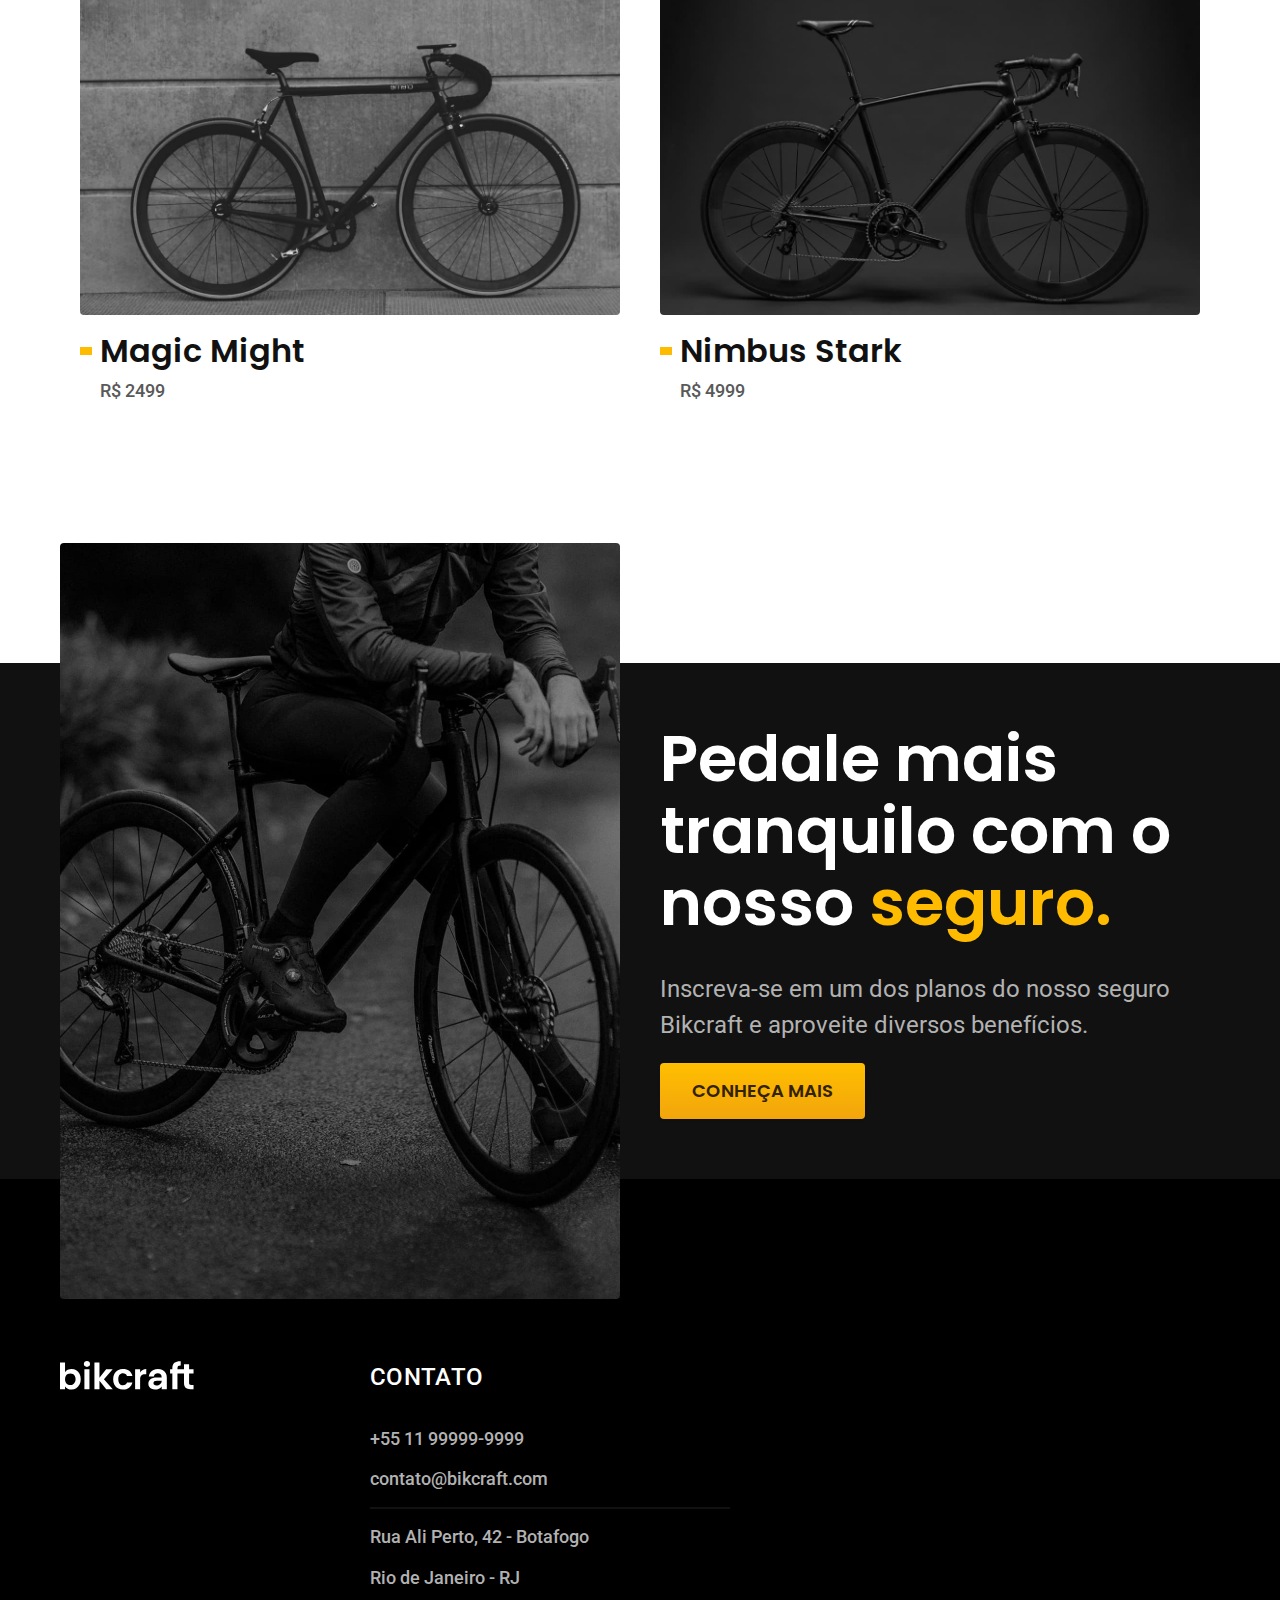
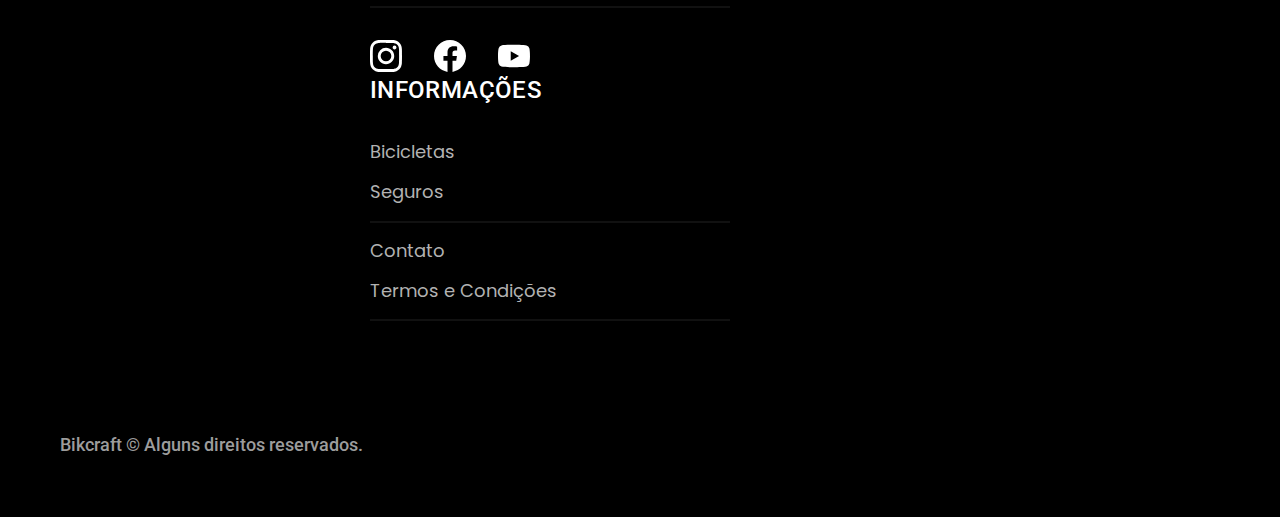
<file: bicicletas/nebula.html>
<!DOCTYPE html>

<html lang="pt-BR">

<head>
    <title>Nebula | bikcraft - Bicicletas Elétricas</title>
    <meta name="description" content="Bicicletas eletricas de alta performance">
    <meta charset="UTF-8">
    <meta name="viewport" content="width=device-width, initial-scale=1.0">

    <link rel="stylesheet" href="../assets/style.min.css">
    <link rel="preconnect" href="https://fonts.googleapis.com">
    <link rel="preconnect" href="https://fonts.gstatic.com" crossorigin>
    <link rel="preconnect" href="https://fonts.googleapis.com">
    <link rel="preconnect" href="https://fonts.gstatic.com" crossorigin>
    <link rel="preconnect" href="https://fonts.googleapis.com">
    <link rel="preconnect" href="https://fonts.gstatic.com" crossorigin>
    <link
        href="https://fonts.googleapis.com/css2?family=Merriweather:ital,wght@1,900&family=Poppins:wght@400;600&family=Roboto:wght@400;500&display=swap"
        rel="stylesheet">
    <link rel="icon" href="../favicon.svg" type="image/svg+xml">

    <script>document.documentElement.classList.add('js')</script>
</head>

<body id="bicicleta">

    <header class="header-bg">
        <div class="header container">
            <a href="../">
                <img src="../assets/img/bikcraft.svg" alt="bikcraft">
            </a>
            <nav aria-label="primaria">
                <ul class="header-menu font-1-m cor-0">
                    <li><a href="../bicicletas.html">Bicicletas</a></li>
                    <li><a href="../seguros.html">Seguros</a></li>
                    <li><a href="../contato.html">Contato</a></li>
                </ul>
            </nav>
        </div>
    </header>

    <main class="titulo-bg">
        <div>
            <div class="titulo container">
                <p class="font-2-xl cor-5">R$ 2499</p>
                <h1 class="font-1-xxl cor-0">Nebula<span class="cor-p1">.</span></h1>
            </div>
        </div>
        <div class="bicicleta container">

            <div class="bicicleta-imagens">
                <img src="../assets/img/bicicleta/nimbus3.jpg" alt="">
                <img src="../assets/img/bicicleta/nimbus2.jpg" alt="">
                <img src="../assets/img/bicicleta/nimbus1.jpg" alt="">
            </div>

            <div class="bicicleta-conteudo">
                <p class="font-2-l cor-5">A Nebula é a melhor Bikcraft já criada pela nossa equipe. Ela vem
                    equipada com os melhores
                    acessórios, o que garante maior velocidade.
                </p>
                <div class="bicicleta-comprar">
                    <a class="botao" href="../orcamento.html?tipo=bikcraft&produto=nebula">Comprar agora</a>
                    <span class="font-1-xs cor-6"><img src="../assets/img/icones/entrega.svg" alt="">entrega em 5
                        dias</span>
                    <span class="font-1-xs cor-6"><img src="../assets/img/icones/estoque.svg" alt="">18 em
                        estoque</span>
                </div>


                <h2 class="font-1-xs cor-0">Informações</h2>
                <ul class="bicicleta-informacoes">
                    <li><img src="../assets/img/icones/eletrica.svg" alt="">
                        <h3 class="font-1-m cor-0">Motor elétrico</h3>
                        <p class="font-2-xs cor-5">Permite você viajar distâncias inimaginaveis com a sua bike.</p>
                    </li>

                    <li><img src="../assets/img/icones/velocidade.svg" alt="">
                        <h3 class="font-1-m cor-0">50 km/h</h3>
                        <p class="font-2-xs cor-5">A mais rápida bicicleta elétrica disponível hoje no mercado.</p>
                    </li>

                    <li><img src="../assets/img/icones/rastreador.svg" alt="">
                        <h3 class="font-1-m cor-0">Rastreador</h3>
                        <p class="font-2-xs cor-5">Rastreador e sistema anti-furto para garantir o seu sossego.</p>
                    </li>

                    <li><img src="../assets/img/icones/carbono.svg" alt="">
                        <h3 class="font-1-m cor-0">Fibra de Carbono</h3>
                        <p class="font-2-xs cor-5">Maior proteção possível para a sua Bikcraft com fibra de carbono.</p>
                    </li>
                </ul>

                <h2 class="font-1-xs cor-0">Ficha Técnica</h2>
                <ul class="bicicleta-ficha font-2-s cor-4">
                    <li>Peso <span>9kg</span></li>
                    <li>Altura <span>60 cm</span></li>
                    <li>Largura <span>120 cm</span></li>
                    <li>Profundidade <span>10 cm</span></li>
                    <li>Marchas <span>16</span></li>
                    <li>Roda <span>29</span></li>
                </ul>
            </div>
        </div>

    </main>

    <article class="bicicletas-lista container">
        <h2 class="font-1-xxl container">escolha a sua<span class="cor-p1">.</span>
        </h2>
        <ul class="container">
            <li>
                <a href="./magic.html">
                    <img src="../assets/img/bicicletas/magic.jpg" alt="Bicicleta Preta">
                    <h3 class="font-1-xl">Magic Might</h3>
                    <span class="font-2-m cor-8">R$ 2499</span>
                </a>
            </li>

            <li>
                <a href="./nimbus.html"><img src="../assets/img/bicicletas/nimbus.jpg" alt="Bicicleta Preta">
                    <h3 class="font-1-xl">Nimbus Stark</h3>
                    <span class="font-2-m cor-8">R$ 4999</span>
                </a>
            </li>
        </ul>
    </article>

    <article class="seguro-bg">
        <div class="seguro container">
            <div class="seguro-imagem">
                <img src="../assets/img/fotos/seguros.jpg" alt="">
            </div>
            <div class="seguro-conteudo">
                <h2 class="font-1-xxl cor-0">Pedale mais tranquilo com o nosso <span class="cor-p1">seguro.</span></h2>
                <p class="font-2-l cor-5">Inscreva-se em um dos planos do nosso seguro Bikcraft e aproveite diversos
                    benefícios.</p>
                <a class="botao" href="../seguros.html">Conheça mais</a>
            </div>
        </div>
    </article>



    <footer class="footer-bg">
        <div class="footer container">
            <img src="../assets/img/bikcraft.svg" alt="">

            <div class="footer-contato">
                <h3 class="font-2-l-b cor-0">Contato</h3>
                <ul class="font-2-m cor-5">
                    <li><a href="tel:+5511999999999">+55 11 99999-9999</a></li>
                    <li><a href="mailto:">contato@bikcraft.com</a></li>
                    <li>Rua Ali Perto, 42 - Botafogo</li>
                    <li>Rio de Janeiro - RJ</li>
                </ul>
                <div class="footer-redes">
                    <a href="../"><img src="../assets/img/redes/instagram.svg" alt="Intagram"></a>
                    <a href="../"><img src="../assets/img/redes/facebook.svg" alt="Facebook"></a>
                    <a href="../"><img src="../assets/img/redes/youtube.svg" alt="Youtube"></a>
                </div>
                <div class="footer-informacoes">
                    <h3 class="font-2-l-b cor-0">Informações</h3>
                    <nav>
                        <ul class="font-1-m cor-5">
                            <li><a href="../bicicletas.html">Bicicletas</a></li>
                            <li><a href="../seguros.html">Seguros</a></li>
                            <li><a href="../contato.html">Contato</a></li>
                            <li><a href="../termos.html">Termos e Condições</a></li>
                        </ul>
                    </nav>
                </div>
            </div>
            <p class="footer-copy font-2-m cor-6">Bikcraft © Alguns direitos reservados.</p>
        </div>

    </footer>
    <script src="../js/script.js"></script>
</body>

</html>
</file>
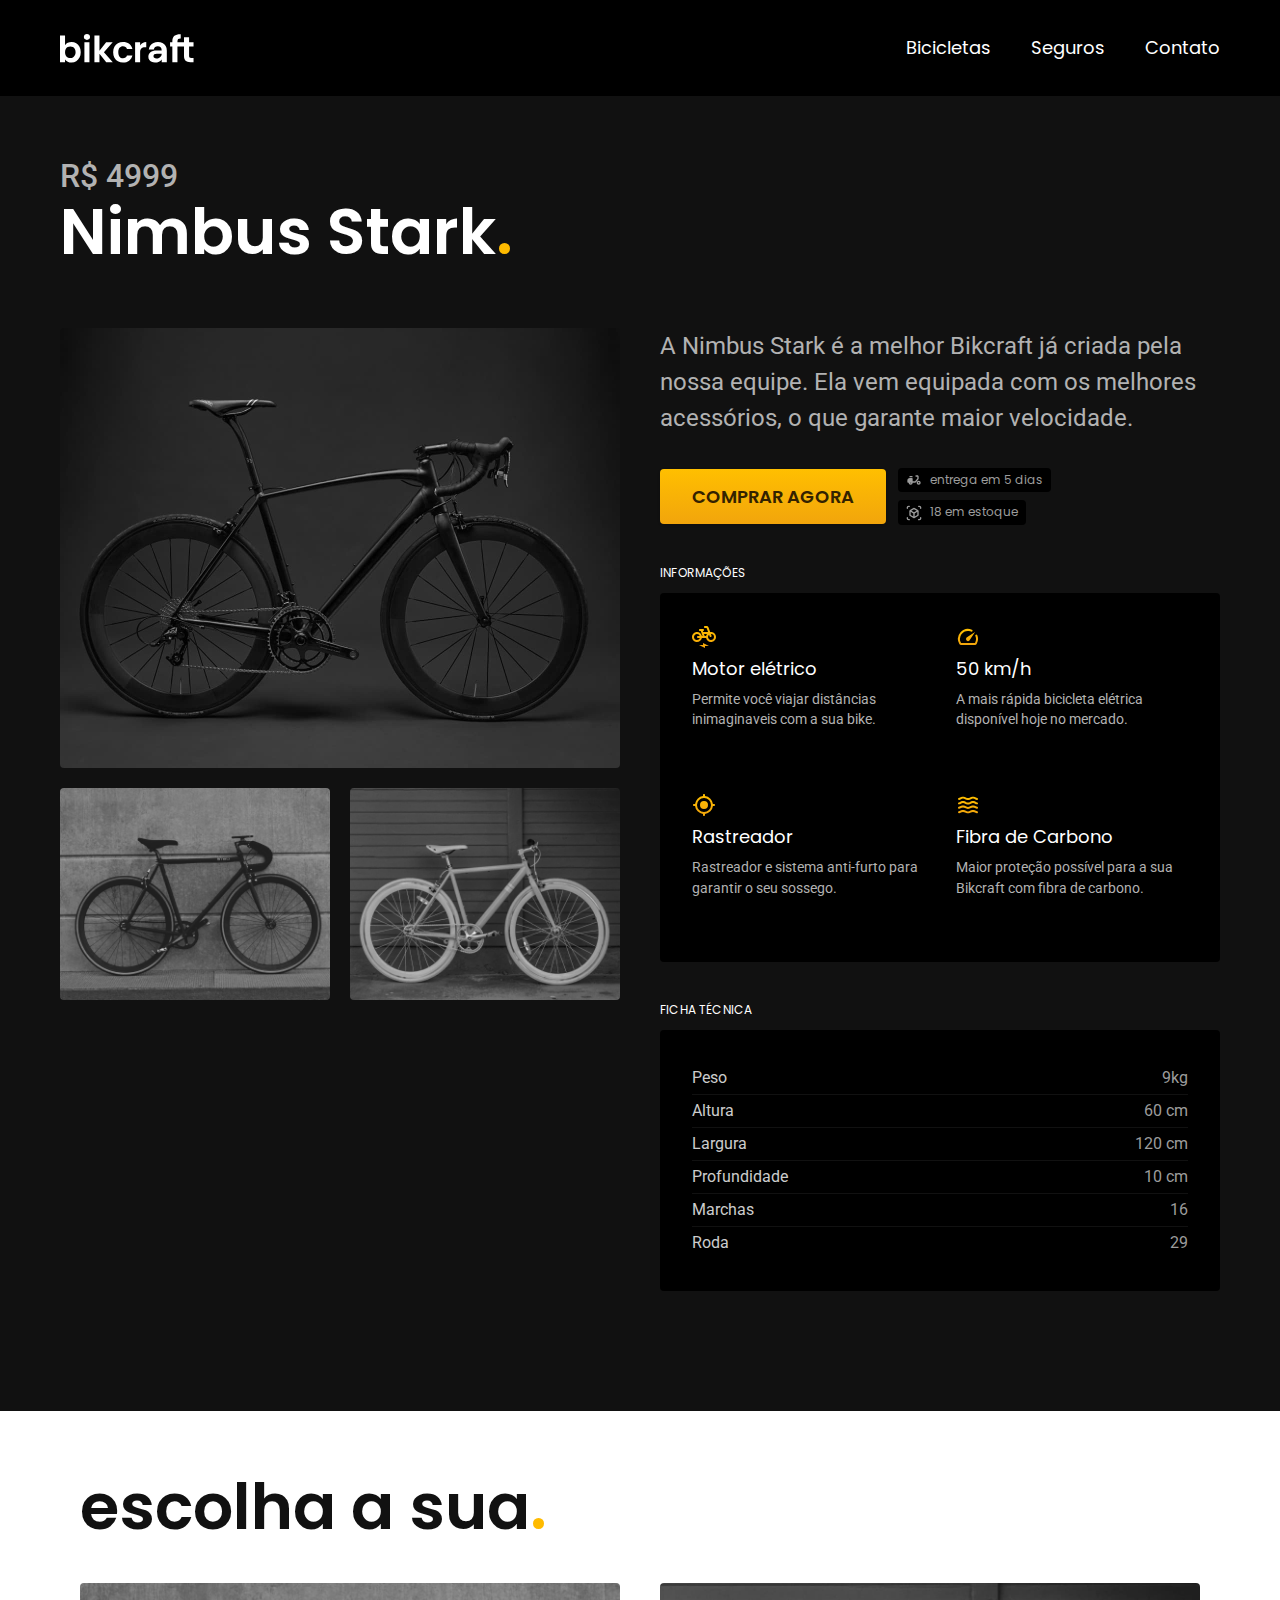
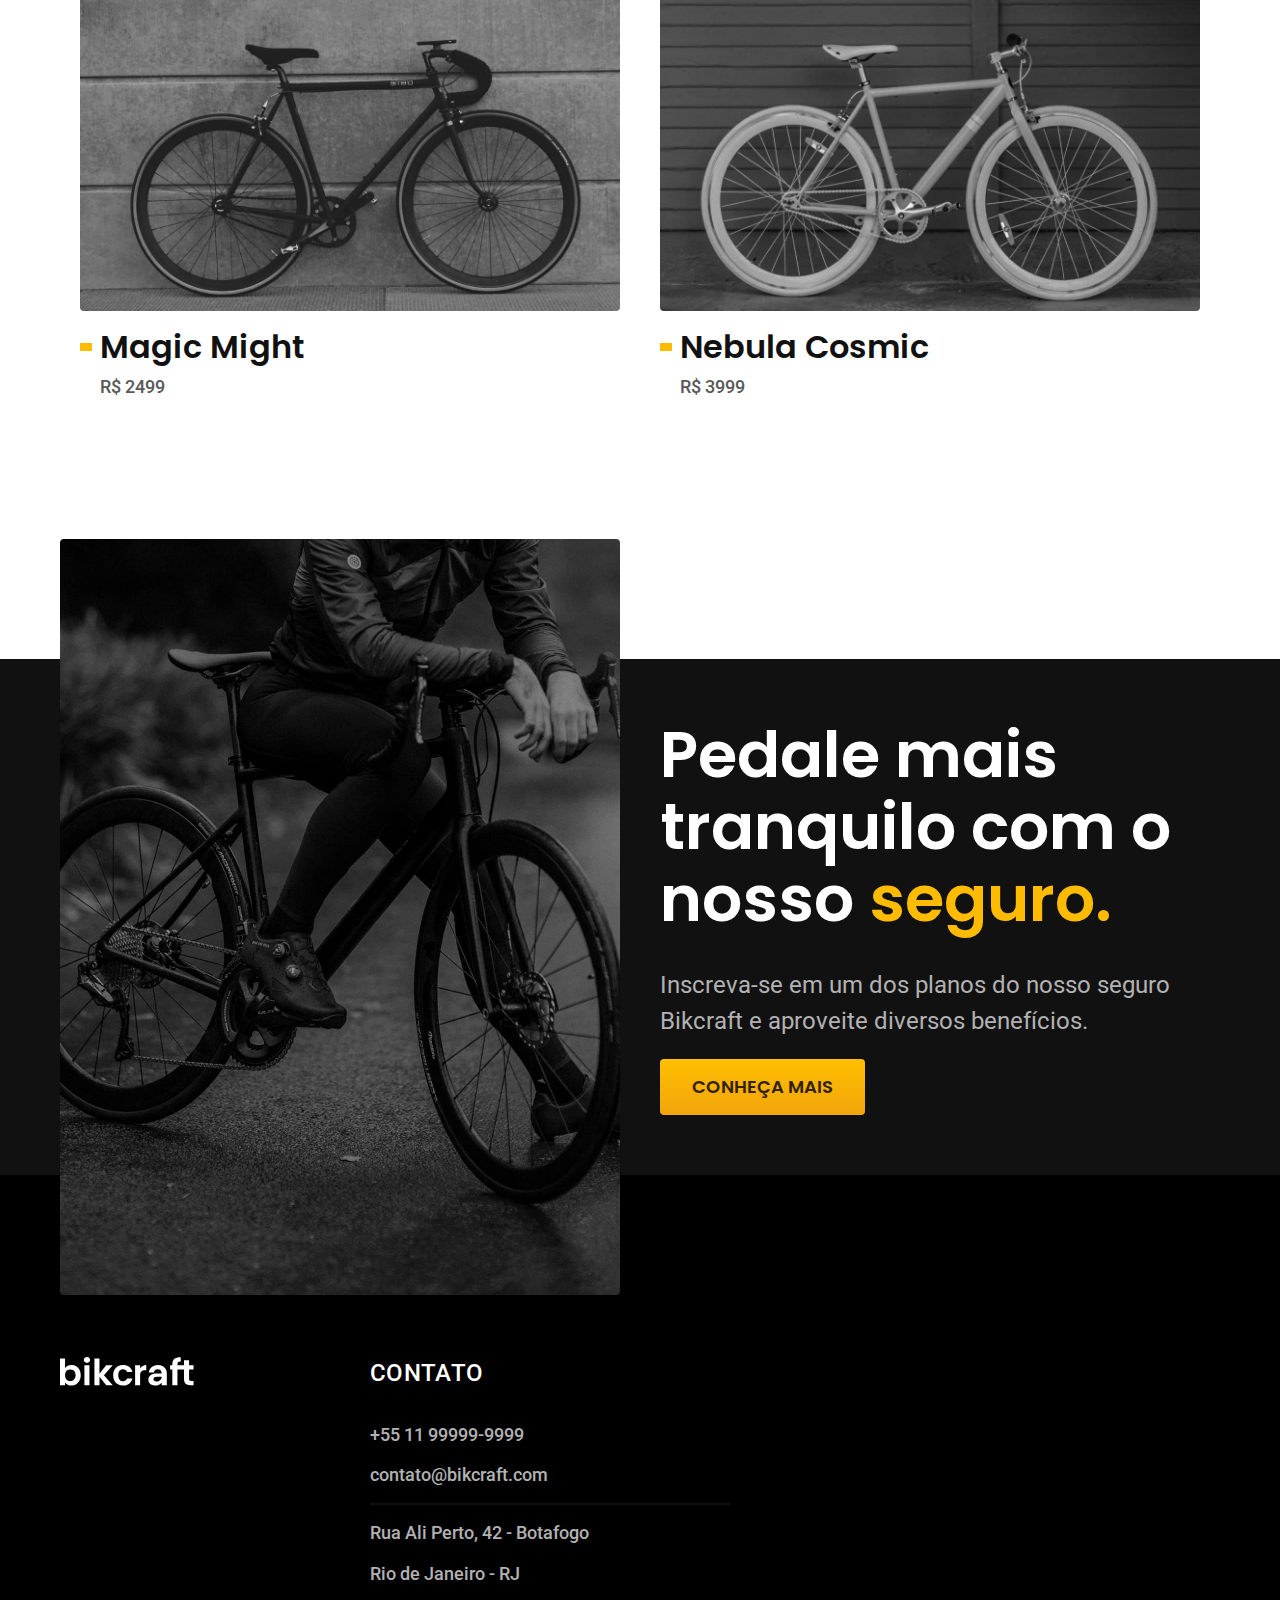
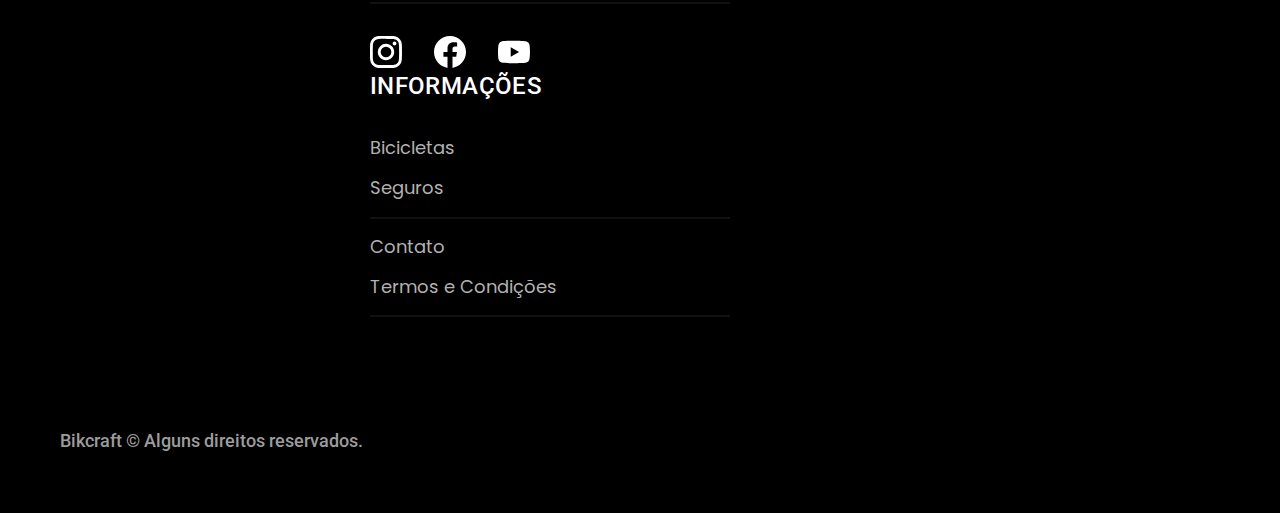
<file: bicicletas/nimbus.html>
<!DOCTYPE html>

<html lang="pt-BR">

<head>
    <title>Nimbus | bikcraft - Bicicletas Elétricas</title>
    <meta name="description" content="Bicicletas eletricas de alta performance">
    <meta charset="UTF-8">
    <meta name="viewport" content="width=device-width, initial-scale=1.0">

    <link rel="stylesheet" href="../assets/style.min.css">
    <link rel="preconnect" href="https://fonts.googleapis.com">
    <link rel="preconnect" href="https://fonts.gstatic.com" crossorigin>
    <link rel="preconnect" href="https://fonts.googleapis.com">
    <link rel="preconnect" href="https://fonts.gstatic.com" crossorigin>
    <link rel="preconnect" href="https://fonts.googleapis.com">
    <link rel="preconnect" href="https://fonts.gstatic.com" crossorigin>
    <link
        href="https://fonts.googleapis.com/css2?family=Merriweather:ital,wght@1,900&family=Poppins:wght@400;600&family=Roboto:wght@400;500&display=swap"
        rel="stylesheet">
    <link rel="icon" href="../favicon.svg" type="image/svg+xml">

    <script>document.documentElement.classList.add('js')</script>
</head>

<body id="bicicleta">

    <header class="header-bg">
        <div class="header container">
            <a href="../">
                <img src="../assets/img/bikcraft.svg" alt="bikcraft">
            </a>
            <nav aria-label="primaria">
                <ul class="header-menu font-1-m cor-0">
                    <li><a href="../bicicletas.html">Bicicletas</a></li>
                    <li><a href="../seguros.html">Seguros</a></li>
                    <li><a href="../contato.html">Contato</a></li>
                </ul>
            </nav>
        </div>
    </header>

    <main class="titulo-bg">
        <div>
            <div class="tiutlo container">
                <p class="font-2-xl cor-5">R$ 4999</p>
                <h1 class="font-1-xxl cor-0">Nimbus Stark<span class="cor-p1">.</span></h1>
            </div>
        </div>
        <div class="bicicleta container">

            <div class="bicicleta-imagens">
                <img src="../assets/img/bicicleta/nimbus1.jpg" alt="">
                <img src="../assets/img/bicicleta/nimbus2.jpg" alt="">
                <img src="../assets/img/bicicleta/nimbus3.jpg" alt="">
            </div>

            <div class="bicicleta-conteudo">
                <p class="font-2-l cor-5">A Nimbus Stark é a melhor Bikcraft já criada pela nossa equipe. Ela vem
                    equipada com os melhores
                    acessórios, o que garante maior velocidade.
                </p>
                <div class="bicicleta-comprar">
                    <a class="botao" href="../orcamento.html?tipo=bikcraft&produto=nimbus">Comprar agora</a>
                    <span class="font-1-xs cor-6"><img src="../assets/img/icones/entrega.svg" alt="">entrega em 5
                        dias</span>
                    <span class="font-1-xs cor-6"><img src="../assets/img/icones/estoque.svg" alt="">18 em
                        estoque</span>
                </div>


                <h2 class="font-1-xs cor-0">Informações</h2>
                <ul class="bicicleta-informacoes">
                    <li><img src="../assets/img/icones/eletrica.svg" alt="">
                        <h3 class="font-1-m cor-0">Motor elétrico</h3>
                        <p class="font-2-xs cor-5">Permite você viajar distâncias inimaginaveis com a sua bike.</p>
                    </li>

                    <li><img src="../assets/img/icones/velocidade.svg" alt="">
                        <h3 class="font-1-m cor-0">50 km/h</h3>
                        <p class="font-2-xs cor-5">A mais rápida bicicleta elétrica disponível hoje no mercado.</p>
                    </li>

                    <li><img src="../assets/img/icones/rastreador.svg" alt="">
                        <h3 class="font-1-m cor-0">Rastreador</h3>
                        <p class="font-2-xs cor-5">Rastreador e sistema anti-furto para garantir o seu sossego.</p>
                    </li>

                    <li><img src="../assets/img/icones/carbono.svg" alt="">
                        <h3 class="font-1-m cor-0">Fibra de Carbono</h3>
                        <p class="font-2-xs cor-5">Maior proteção possível para a sua Bikcraft com fibra de carbono.</p>
                    </li>
                </ul>

                <h2 class="font-1-xs cor-0">Ficha Técnica</h2>
                <ul class="bicicleta-ficha font-2-s cor-4">
                    <li>Peso <span>9kg</span></li>
                    <li>Altura <span>60 cm</span></li>
                    <li>Largura <span>120 cm</span></li>
                    <li>Profundidade <span>10 cm</span></li>
                    <li>Marchas <span>16</span></li>
                    <li>Roda <span>29</span></li>
                </ul>
            </div>
        </div>

    </main>

    <article class="bicicletas-lista container">
        <h2 class="font-1-xxl container">escolha a sua<span class="cor-p1">.</span>
        </h2>
        <ul class="container">
            <li>
                <a href="./magic.html">
                    <img src="../assets/img/bicicletas/magic.jpg" alt="Bicicleta Preta">
                    <h3 class="font-1-xl">Magic Might</h3>
                    <span class="font-2-m cor-8">R$ 2499</span>
                </a>
            </li>

            <li>
                <a href="./nebula.html"><img src="../assets/img/bicicletas/nebula.jpg" alt="Bicicleta Preta">
                    <h3 class="font-1-xl">Nebula Cosmic</h3>
                    <span class="font-2-m cor-8">R$ 3999</span>
                </a>
            </li>
        </ul>
    </article>

    <article class="seguro-bg">
        <div class="seguro container">
            <div class="seguro-imagem">
                <img src="../assets/img/fotos/seguros.jpg" alt="">
            </div>
            <div class="seguro-conteudo">
                <h2 class="font-1-xxl cor-0">Pedale mais tranquilo com o nosso <span class="cor-p1">seguro.</span></h2>
                <p class="font-2-l cor-5">Inscreva-se em um dos planos do nosso seguro Bikcraft e aproveite diversos
                    benefícios.</p>
                <a class="botao" href="../seguros.html">Conheça mais</a>
            </div>
        </div>
    </article>



    <footer class="footer-bg">
        <div class="footer container">
            <img src="../assets/img/bikcraft.svg" alt="">

            <div class="footer-contato">
                <h3 class="font-2-l-b cor-0">Contato</h3>
                <ul class="font-2-m cor-5">
                    <li><a href="tel:+5511999999999">+55 11 99999-9999</a></li>
                    <li><a href="mailto:">contato@bikcraft.com</a></li>
                    <li>Rua Ali Perto, 42 - Botafogo</li>
                    <li>Rio de Janeiro - RJ</li>
                </ul>
                <div class="footer-redes">
                    <a href="../"><img src="../assets/img/redes/instagram.svg" alt="Intagram"></a>
                    <a href="../"><img src="../assets/img/redes/facebook.svg" alt="Facebook"></a>
                    <a href="../"><img src="../assets/img/redes/youtube.svg" alt="Youtube"></a>
                </div>
                <div class="footer-informacoes">
                    <h3 class="font-2-l-b cor-0">Informações</h3>
                    <nav>
                        <ul class="font-1-m cor-5">
                            <li><a href="../bicicletas.html">Bicicletas</a></li>
                            <li><a href="../seguros.html">Seguros</a></li>
                            <li><a href="../contato.html">Contato</a></li>
                            <li><a href="../termos.html">Termos e Condições</a></li>
                        </ul>
                    </nav>
                </div>
            </div>
            <p class="footer-copy font-2-m cor-6">Bikcraft © Alguns direitos reservados.</p>
        </div>

    </footer>
    <script src="../js/script.js"></script>
</body>

</html>
</file>
<file: assets/style.min.css>
body{margin:0;color:#111;font-family:Arial,Helvetica,sans-serif}ul{padding:0;list-style:none}a{text-decoration:none;color:inherit}dd,h1,h2,h3,h4,p,ul{margin:0}img{max-width:100%;display:block}img[src$=".jpg"]{border-radius:4px}.container{box-sizing:border-box;padding:0 20px;max-width:1200px;margin:0 auto}.header-bg{background-color:var(--cor-12)}.header{display:flex;flex-wrap:wrap;gap:20px;justify-content:space-between;align-items:center;padding:20px}.header-menu{display:flex;flex-wrap:wrap;gap:40px}.header-menu a{padding:16px 0;display:inline-block;color:var(--cor-0);position:relative}.header-menu a::after{content:"";display:block;height:2px;width:0;background:var(--cor-0);margin-top:4px;transition:.3s;position:absolute}.header-menu a.ativo::after,.header-menu a:hover:after{width:100%}@media (max-width:800px){.introducao-bg{background:var(--cor-11);padding-top:40px;box-shadow:inset 0 -60px var(--cor-0)}.introducao{grid-template-columns:1fr;gap:32px}.introducao-conteudo{padding-bottom:0}.introducao img{height:300px;width:100%;border-radius:4px}.header-menu{gap:20px}.header-menu a{background-color:var(--cor-11);padding:12px 16px;border-radius:4px}.header-menu a:hover{background-color:var(--cor-10)}.header-menu a::after{display:none}}@media (max-width:600px){.header-menu{gap:12px}.header-menu a{padding:8px 12px;font-size:.75rem}.header-menu a::after{display:none}}.footer-bg{background-color:var(--cor-12)}.footer{display:grid;grid-template-columns:3fr 5fr 4fr;gap:40px;padding-top:60px;padding-bottom:60px}.footer h3{margin-bottom:32px}.footer-contato ul{margin-bottom:32px}.footer-contato li:nth-child(2n):after{content:"";display:block;max-width:360px;height:2px;background:var(--cor-11);margin-top:16px}.footer li{margin-bottom:16px}.footer-redes{display:flex;gap:32px}.footer a:hover{color:var(--cor-0)}.footer-copy{grid-column:1/-1;margin-top:40px}@media (max-width:800px){.footer>img{display:none}.footer{grid-template-columns:1fr 1fr}}@media (max-width:600px){.footer>img{display:none}.footer{grid-template-columns:1fr;gap:60px}.footer-copy{margin-top:0}}.font-1-xs{font:400 0.75rem/1.35 Poppins,sans-serif}.font-1-s{font:400 1rem/1.5 Poppins,sans-serif}.font-1-m,.font-1-mb{font:400 1.125rem/1.35 Poppins,sans-serif}.font-1-mb{font-weight:600}.font-1-l{font:400 1.5rem/1.5 Poppins,sans-serif}.font-1-xl{font:600 2rem/1.25 Poppins,sans-serif}.font-1-xxl{font:600 4rem/1.125 Poppins,sans-serif}.font-2-xs{font:400 0.875rem/1.43 Roboto,sans-serif}.font-2-s{font:400 1rem/1.5 Roboto,sans-serif}.font-2-m{font:500 1.125rem/1.35 Roboto,sans-serif}.font-2-l,.font-2-l-b{font:400 1.5rem/1.5 Roboto,sans-serif}.font-2-l-b{font-weight:500;letter-spacing:.015em;text-transform:uppercase}.font-2-xl{font:500 2rem/1.25 Roboto,sans-serif}@media (max-width:1200px){.font-1-xxl{font-size:3rem}.font-2-l,.font-2-l-b{font-size:1.125rem}}@media (max-width:800px){.font-1-xl,.font-2-xl{font-size:1.5rem}.font-1-xxl{font-size:2rem}}:root{--cor-0:#ffffff;--cor-1:#f7f7f7;--cor-2:#ededed;--cor-3:#dedede;--cor-4:#cccccc;--cor-5:#b2b2b2;--cor-6:#9c9c9c;--cor-7:#717171;--cor-8:#595959;--cor-9:#404040;--cor-10:#2e2e2e;--cor-11:#111111;--cor-12:#000000;--cor-p1:#ffbb00;--cor-p2:#e4a30b;--cor-p3:#a66f00;--cor-p4:#664400;--cor-p5:#332200}.cor-0{color:var(--cor-0)}.cor-1{color:var(--cor-1)}.cor-2{color:var(--cor-2)}.cor-3{color:var(--cor-3)}.cor-4{color:var(--cor-4)}.cor-5{color:var(--cor-5)}.cor-6{color:var(--cor-6)}.cor-7{color:var(--cor-7)}.cor-8{color:var(--cor-8)}.cor-9{color:var(--cor-9)}.cor-10{color:var(--cor-10)}.cor-11{color:var(--cor-11)}.cor-12{color:var(--cor-12)}.cor-p1{color:var(--cor-p1)}.cor-p2{color:var(--cor-p2)}.cor-p3{color:var(--cor-p3)}.cor-p4{color:var(--cor-p4)}.cor-p5{color:var(--cor-p5)}.js.fadeInDown{transform:translate3d(0,-20px,0)}.js .fadeInUp{transform:translate3d(0,20px,0)}.js .fadeInRight{transform:translate3d(20px,0,0)}.js .fadeInLeft{transform:translate3d(-20px,0,0)}.js [data-anime]{opacity:0}.js .anime{opacity:1;transform:none;transition:transform .8s,opacity .8s}.botao{display:inline-block;padding:16px 32px;color:var(--cor-p5);background:linear-gradient(#ffbf00,#f2a50c);border-radius:4px;box-shadow:0 1px 2px 1px rgba(0,0,0,.1);text-transform:uppercase;font-size:1.125rem;line-height:1.33;font-family:Poppins;font-weight:600;max-width:max-content;border:none;cursor:pointer}.botao:hover{background:linear-gradient(#ffb60d,#e59317)}.botao.secundario{background:var(--cor-10);color:var(--cor-2)}.botao.secundario:hover{background:var(--cor-9)}.botao.seta{display:flex;align-items:center}.botao.seta::after{content:"";display:inline-block;width:18px;height:10px;margin-left:12px;background:url(/assets/img/icones/seta.svg);transition:transform .2s}.botao.seta:hover::after{transform:translateX(4px)}@media (max-width:600px){.botao{padding:12px 16px;font-size:1rem}}.link{display:inline-block;color:var(--cor-p1);font:500 1.5rem/1.5 Poppins,sans-serif;text-transform:uppercase}.link::after{content:"";display:block;width:100%;height:4px;background-color:currentColor}.link:hover{color:var(--cor-0)}.titulo-bg{padding-top:60px;padding-bottom:60px;background-color:var(--cor-11)}.titulo{background:url(img/dec/top-right.svg) no-repeat top right 20px}.titulo p{margin-bottom:4px}@media (max-width:800px){tiutlo-bg{padding-top:40px;padding-bottom:40px}.titulo p{font-size:1rem;text-transform:lowercase;font-weight:400}}.form{display:grid;grid-template-columns:1fr 1fr;gap:20px}.form label{display:block;font:400 1rem/1.5 Poppins,sans-serif;margin-bottom:4px}.form input[type=email],.form input[type=text],.form textarea{font:400 1rem/1.45 Roboto,sans-serif;background:var(--cor-1);border:1px solid var(--cor-2);padding:12px;border-radius:4px;width:100%;box-sizing:border-box}.form input[type=email]:focus,.form input[type=text]:focus,.form textarea:focus{outline:0;border-color:var(--cor-p1);background:var(--cor-0);box-shadow:0 0 0 2px #fea}.form .col-2{grid-column:span 2}@media (max-width:600px){.form{grid-template-columns:1fr}.form .col-2{grid-column:1}}.tecnologia-bg{background-color:var(--cor-11);box-shadow:inset 0 80px var(--cor-0),inset 0 -80px var(--cor-0)}.tecnologia{display:grid;grid-template-columns:1fr 1fr;gap:40px}.tecnologia-imagem img{height:100%;width:100%;object-fit:cover;object-position:left}.tecnologia-conteudo{padding-top:160px;padding-bottom:160px}.tecnologia-conteudo>span{display:block;margin-bottom:20px}.tecnologia-conteudo h2{margin-bottom:32px}.tecnologia-conteudo>p{margin-bottom:20px}.tecnologia-conteudo a{margin-bottom:80px}.tecnologia-vantagens{display:flex;gap:40px}.tecnologia-vantagens h3{margin-bottom:8px;width:max-content}.tecnologia-vantagens img{width:24px;margin-bottom:8px}@media (max-width:800px){.tecnologia-bg{box-shadow:initial}.tecnologia{grid-template-columns:1fr}.tecnologia-conteudo{padding-top:60px;padding-bottom:60px}.tecnologia-imagem{display:none}.tecnologia a{margin-bottom:60px}}@media (max-width:600px){.tecnologia-vantagens{flex-direction:column}}.parceiros{padding-top:60px;padding-bottom:120px}.parceiros h2{margin-bottom:60px}.parceiros ul{padding:0 20px;max-width:1400px;display:grid;grid-template-columns:repeat(4,1fr);margin:0 auto}.parceiros li{display:flex;padding:32px;border-left:2px solid var(--cor-2)}.parceiros li:first-child,.parceiros li:nth-child(5){border-left:none}.parceiros li:nth-child(n+5){border-top:2px solid var(--cor-2)}.parceiros img{margin:auto}@media (max-width:800px){.parceiros{padding-bottom:60px}.parceiros h2{margin-bottom:20px}.parceiros ul{grid-template-columns:repeat(2,1fr)}.parceiros li{display:flex;padding:20px}.parceiros li:nth-child(n+3){border-top:2px solid var(--cor-2)}.parceiros li:nth-child(odd){border-left:none}}.depoimento{background-color:var(--cor-p1);display:grid;grid-template-columns:1fr 1fr;overflow:hidden}.depoimento img{width:100%;height:100%;object-fit:cover;border-radius:0}.depoimento-conteudo{padding:40px 40px 80px 80px;align-self:end;background:url(img/dec/bottom-right.svg) no-repeat bottom 40px right 40px}.depoimento-conteudo p{font-family:Merriweather;font-style:italic;font-weight:900;margin-bottom:32px;max-width:32ch;position:relative}.depoimento p::after,.depoimento p::before{font-size:5rem;color:var(--cor-p2);position:absolute}.depoimento p::before{content:"“";left:-50px;top:-20px}.depoimento p::after{content:"”"}@media (min-width:1200px){.depoimento img{max-height:520px}}@media (max-width:800px){.depoimento{grid-template-columns:1fr;text-align:center}.depoimento-conteudo{padding:40px 20px;justify-self:center}.depoimento img{max-height:200px}}.introducao-bg{background:var(--cor-12) url(img/dec/bottom-left.svg) no-repeat bottom 160px left 20px;color:var(--cor-0);box-shadow:inset 0 -120px var(--cor-0)}.introducao{display:grid;grid-template-columns:1fr 1fr;gap:0 40px;padding:0 20px}.introducao-conteudo{align-self:end;padding-bottom:200px}.introducao img{height:100%;object-fit:cover}.introducao h1{margin-bottom:32px;font-size:4rem;line-height:1.125;font-family:Poppins;font-weight:600}.introducao p{margin-bottom:20px;font-size:1.5rem;line-height:1.5;color:var(--cor-5);font-family:Roboto;font-weight:400}@media (max-width:800px){.header-menu{gap:20px}.header-menu a{background:#111;padding:12px 16px;border-radius:4px}.header-menu a:hover{background-color:#2e2e2e}.header a:after{display:none}}@media (max-width:600px){.header-menu{gap:12px}.header-menu a{padding:8px 12px;font-size:14px}}.introducao-bg{background:#000;color:#fff;box-shadow:inset 0 -120px #fff}.introducao{display:grid;grid-template-columns:1fr 1fr;gap:0 40px;box-sizing:border-box;max-width:1200px;padding-left:20px;padding-right:20px;margin-left:auto;margin-right:auto}.introducao-conteudo{align-self:end;padding-bottom:200px}.introducao img{height:100%;object-fit:cover;border-radius:4px}.introducao h1{margin-bottom:32px;font-size:64px;line-height:1.125}.introducao h1 span{color:#fb0}.introducao p{margin-bottom:20px;font-size:24px;line-height:1.5;color:#b2b2b2}.introducao a{display:inline-block;padding:16px 32px;background:linear-gradient(#ffbf00,#f2a50c);border-radius:4px;box-shadow:0 1px 2px rgba(0,0,0,.1);text-transform:uppercase;color:#320;font-size:18px;line-height:1.33;font-weight:700}.introducao a:hover{background:linear-gradient(#ffb60d,#e59317)}@media (max-width:600px){.introducao a{padding:12px 16px;font-size:16px}}@media (max-width:1200px){.introducao h1{font-size:48px}.introducao p{font-size:18px}}@media (max-width:800px){.introducao-bg{background:#111;padding-top:40px;box-shadow:inset 0 -60px #fff}.introducao{grid-template-columns:1fr;gap:32px}.introducao-conteudo{padding-bottom:0}.introducao h1{font-size:32px;margin-bottom:16px}.introducao img{height:300px;width:100%}}.seguros-bg{background-color:var(--cor-11)}.seguros{padding-top:60px;padding-bottom:60px;display:grid;grid-template-columns:1fr 1fr;gap:40px;align-items:center}#seguros .seguros{padding-top:0}.seguros h2{grid-column:1/-1}.seguro-item{background-color:var(--cor-12);padding:32px 32px 32px 60px;display:grid;grid-template-columns:1fr auto;border-radius:4px}.seguro-item h3{margin-bottom:40px}.seguro-item span{grid-column:2;display:block;text-align:right}.seguro-item ul{grid-column:1/-1;margin-bottom:32px}.seguro-item a{grid-column:1/-1}.seguro-item li{display:flex;align-items:center;position:relative}.seguro-item li+li{margin-top:20px}.seguro-item li::before{content:"";display:inline-block;width:13px;height:9px;background-image:url(/assets/img/icones/lista.svg);position:absolute;left:-21px}@media (max-width:800px){.seguros{grid-template-columns:1fr}}.vantagens-bg{background-color:var(--cor-12)}.vantagens{padding-top:120px;padding-bottom:120px}.vantagens h2{margin-bottom:60px}.vantagens ul{display:grid;grid-template-columns:repeat(auto-fit,minmax(280px,max-content));gap:40px 80px}.vantagens h3,.vantagens img{margin-bottom:8px}@media (max-width:800px){.vantagens{padding-top:60px;padding-bottom:60px}}.perguntas{padding-top:120px;padding-bottom:120px}.perguntas h2{margin-bottom:60px}.perguntas dl>div{padding:20px;border-radius:4px}.perguntas dl>div:nth-child(odd){background-color:var(--cor-1)}.perguntas button{display:grid;grid-template-columns:auto 1fr auto;align-items:center;gap:8px;cursor:pointer;border:none;background:0 0;width:100%;text-align:left}.perguntas button::before{content:"";display:inline-block;width:12px;height:8px;background-color:var(--cor-p1)}.perguntas button::after{content:"";display:inline-block;width:14px;height:6px;background:url(/assets/img/icones/seta-abrir.svg);transition:.3s}.perguntas button:hover::after,.perguntas button[aria-expanded=true]::after{transform:rotate(180deg)}.js .perguntas dd{display:none}.js .perguntas dd.ativa{display:block}.perguntas dd{padding-left:20px;padding-top:16px;max-width:80ch}@media (max-width:800px){.perguntas{padding-top:60px;padding-bottom:60px}.perguntas h2{margin-bottom:40px}}.bicicletas-bg{background:linear-gradient(to right,var(--cor-0) 30%,var(--cor-11) 0)}.bicicletas{display:grid;grid-template-columns:1fr 1fr;gap:40px;padding-top:60px;padding-bottom:60px;background:url(img/dec/top-right.svg) no-repeat top 40px right 20px}.bicicletas-imagem{display:grid}.bicicletas-imagem img{grid-area:1/1;border-radius:0}.bicicletas-imagem span{grid-area:1/1;display:inline-block;place-self:start end;margin-top:20px;border-radius:5px 0 0 5px;background:var(--cor-12);padding:8px 16px 8px 8px}.bicicletas-conteudo{display:grid;grid-template-columns:1fr auto;align-content:start;align-content:start}.bicicletas-conteudo h2,.bicicletas-conteudo p{grid-column:1/-1}.bicicletas h2{margin-bottom:20px}.bicicletas h2::before{content:"";display:block;width:12px;height:8px;background-color:var(--cor-p1);margin-bottom:8px}.bicicletas p{margin-bottom:32px}.bicicletas a{place-self:end}.bicicletas li{display:flex;align-items:center}.bicicletas ul{display:grid;gap:16px}.bicicletas-conteudo img{width:24px;margin-right:8px}@media (max-width:800px){.bicicletas-bg{background:var(--cor-11)}.bicicletas{grid-template-columns:1fr;gap:20px;padding-top:40px;padding-bottom:40px}}@media (max-width:600px){.bicicletas-bg{background:var(--cor-11)}.bicicletas-conteudo{grid-template-columns:1fr}.bicicletas a{place-self:start}.bicicletas ul{grid-template-columns:1fr 1fr;margin-bottom:32px;font-size:1rem}}.bicicletas-lista{padding-top:60px;padding-bottom:120px}.bicicletas-lista h2{margin-bottom:40px}.bicicletas-lista ul{display:flex;gap:40px;max-width:1400px;overflow-x:auto;padding-bottom:20px}#bicicleta .bicicletas-lista ul{padding:0 0x 20px 0}.bicicletas-lista li{min-width:280px}.bicicletas-lista a{display:block}.bicicletas-lista a:hover h3::before{width:24px}.bicicletas-lista img{margin-bottom:16px}.bicicletas-lista h3{margin-bottom:8px;display:flex;align-items:center}.bicicletas-lista h3::before{content:"";display:inline-block;margin-right:8px;height:8px;width:12px;background-color:var(--cor-p1);transition:width .2s}.bicicletas-lista li span{padding-left:20px}@media (max-width:800px){.bicicletas-lista{padding-bottom:60px}.bicicletas-lista ul{gap:20px}}.bicicleta{display:grid;grid-template-columns:1fr 1fr;align-items:start;gap:40px;padding-top:60px;padding-bottom:60px}.bicicleta-imagens{display:flex;flex-wrap:wrap;gap:20px}.bicicleta-imagens img{flex:1;min-width:200px}.bicicleta-imagens img:first-child{min-width:100%}.bicicleta-conteudo p{margin-bottom:32px}.bicicleta-comprar{display:grid;grid-template-columns:max-content auto;align-items:center;justify-items:start;gap:8px 12px;margin-bottom:40px}.bicicleta-comprar a{grid-row:span 2}.bicicleta-comprar span{display:flex;align-items:center;background-color:var(--cor-12);padding:4px 8px;border-radius:4px;gap:8px}.bicicleta-conteudo h2{text-transform:uppercase;letter-spacing:.015em;margin-bottom:12px}.bicicleta-ficha,.bicicleta-informacoes{background-color:var(--cor-12);padding:32px;border-radius:4px}.bicicleta-informacoes{margin-bottom:40px;display:grid;grid-template-columns:1fr 1fr;gap:32px}.bicicleta-informacoes img{max-width:24px;margin-bottom:8px}.bicicleta-informacoes h3{margin-bottom:8px}.bicicleta-ficha li{padding:4px 0;display:flex;justify-content:space-between;border-bottom:1px solid var(--cor-11)}.bicicleta-ficha li:last-child{border-bottom:none}.bicicleta-ficha span{color:var(--cor-6)}@media (max-width:800px){.bicicleta{grid-template-columns:1fr;padding-top:40px;padding-bottom:40px}.bicicleta-imagens{grid-row:2}}@media (max-width:400px){.bicicleta-informacoes{grid-template-columns:1fr}.bicicleta-comprar{grid-template-columns:1fr}}.seguro-bg{background-color:var(--cor-11);box-shadow:inset 0 120px var(--cor-0),inset 0 -120px var(--cor-12)}.seguro{display:grid;grid-template-columns:1fr 1fr;gap:40px}.seguro-imagem img{width:100%;height:100%;object-fit:cover}.seguro-conteudo{padding-top:180px;padding-bottom:180px}.seguro h2{margin-bottom:32px}.seguro p{margin-bottom:20px}@media (max-width:800px){.seguro-bg{background-color:var(--cor-11);box-shadow:inset 0 -60px var(--cor-12)}.seguro{grid-template-columns:1fr}.seguro-conteudo{grid-row:1;padding-top:40px;padding-bottom:0}}#contato{background:linear-gradient(var(--cor-11) 600px,var(--cor-1) 0)}.contato{display:grid;grid-template-columns:5fr 7fr}.contato-dados,.contato-formulario{padding:60px;box-shadow:0 1px 2px rgb(0,0,0,.1)}.contato-dados{background:var(--cor-12);border-radius:5px 0 0 5px;background:var(--cor-0) url(img/dec/bottom-left.svg) no-repeat bottom 20px left 20px}.contato-formulario{border-radius:0 5px 5px 0;background:var(--cor-0) url(img/dec/bottom-right.svg) no-repeat bottom 20px right 20px}.contato-dados h2{margin-bottom:60px}.contato-endereco{margin-bottom:32px;background:url(img/icones/local.svg) no-repeat 0 2px;padding-left:28px}.contato-endereco p{margin-bottom:8px}.contato-meios a{display:block;max-width:max-content;margin-bottom:8px;padding-left:28px}.contato-meios a:hover{color:var(--cor-0)}.contato-meios a:first-child{background:url(img/icones/email.svg) no-repeat 0 2px}.contato-meios a:nth-child(2){margin-bottom:32px}.contato-meios a:nth-child(3){background:url(img/icones/telefone.svg) no-repeat 0 2px;margin-bottom:60px}.contato-redes{display:flex;gap:32px;padding-left:28px}@media (max-width:800px){.contato{grid-template-columns:1fr}.contato-dados,.contato-formulario{padding:20px}.contato-dados{border-radius:5px 5px 0 0;background:var(--cor-12)}.contato-dados h2,.contato-meios a:nth-child(3){margin-bottom:32px}.contato-formulario{border-radius:0 0 5px 5px}.contato-redes{margin-bottom:12px}}.lojas{display:grid;grid-template-columns:1fr 1fr;gap:0 40px;padding-top:120px;padding-bottom:120px}.lojas h2{grid-column:1/-1;margin-bottom:60px}.lojas img{border-radius:4px 4px 0 0}.lojas-item{border-radius:4px;background:var(--cor-0);box-shadow:0 1px 2px rgba(0,0,0,.1)}.lojas-conteudo{display:grid;grid-template-columns:1fr 1fr;gap:32px 16px;padding:32px}.lojas-conteudo h3,.lojas-tempo{grid-column:1/-1}.lojas-dados{display:grid;gap:8px;border-left:2px solid var(--cor-2);padding-left:12px}.lojas-tempo{display:flex;align-items:center;gap:8px}@media (max-width:800px){.lojas{gap:20px;padding-top:60px;padding-bottom:60x}.lojas h2{margin-bottom:32px}.lojas-conteudo{grid-template-columns:1fr}}@media (max-width:600px){.lojas{grid-template-columns:1fr}}#orcamento{background:linear-gradient(var(--cor-11) 600px,var(--cor-1) 0)}.orcamento{display:grid;grid-template-columns:5fr 7fr;padding-bottom:120px}.orcamento h2{text-transform:uppercase;position:relative;display:flex;align-items:center}.orcamento h2::before{content:"";display:inline-block;width:4px;height:8px;background-color:var(--cor-p1);position:absolute;left:-12px}.orcamento-dados,.orcamento-produto{padding:60px;box-shadow:0 1px 2px rgba(0,0,0,.1)}.orcamento-produto{border-radius:5px 0 0 5px;background:var(--cor-12) url(img/dec/bottom-left.svg) no-repeat bottom 20px left 20px;display:grid;grid-template-columns:1fr 1fr;gap:20px;align-content:start}.orcamento-produto label{font:400 1rem/1.5 Poppins,sans-serif;cursor:pointer;color:var(--cor-4);background-color:var(--cor-10);display:grid;grid-template-columns:auto 1fr auto;align-items:center;padding:12px 16px;border-radius:4px;border:1px solid var(--cor-10)}.orcamento-produto label:hover{border-color:var(--cor-9);background-color:var(--cor-9)}.orcamento-produto input:focus+label{border-color:var(--cor-12);box-shadow:0 0 0 2px var(--cor-p1)}.orcamento-produto label span{display:none}.orcamento-produto input:checked+label span{display:inline-block}.orcamento-produto label::before{content:"";display:inline-block;width:12px;height:12px;border:1px solid var(--cor-6);border-radius:50%;margin-right:8px;box-sizing:border-box}.orcamento-produto input:checked+label::before{border-color:var(--cor-7);box-shadow:inset 0 0 0 3px var(--cor-0),inset 0 0 0 6px var(--cor-7)}.orcamento-produto input:checked+label{background:var(--cor-0);color:var(--cor-12)}.orcamento-produto input{opacity:0;position:absolute;pointer-events:none}.orcamento-produto>*{grid-column:1/-1}.orcamento-produto>label{grid-column:initial}.orcamento-dados{border-radius:0 5px 5px 0;background:var(--cor-0) url(img/dec/bottom-right.svg) no-repeat bottom 20px right 20px}#bikcraft:checked~#orcamento-bikcraft,#seguro:checked~#orcamento-seguro{display:grid;gap:20px}.orcamento-conteudo{display:none}.orcamento-conteudo h2,.orcamento-dados h2:nth-of-type(n+2){margin-top:20px}.orcamento-detalhes{display:none;background:var(--cor-0);padding:20px;grid-template-columns:1fr 1fr;border-radius:4px;align-items:center}.orcamento-detalhes li{display:flex;align-items:center;margin-bottom:8px}.orcamento-detalhes li img{width:16px;margin-right:8px}.orcamento-produto input:checked+label+.orcamento-detalhes{display:grid}@media (max-width:1200px){.orcamento-dados,.orcamento-produto{padding:32px}}@media (max-width:800px){.orcamento{grid-template-columns:1fr}.orcamento-produto{border-radius:5px 5px 0 0;background:var(--cor-12)}.orcamento-dados{border-radius:0 0 5px 5px}}@media (max-width:400px){.orcamento-produto{grid-template-columns:1fr}}.termos h2{font-weight:600;margin-bottom:20px}.termos p+h2{margin-top:40px}.termos p{margin-bottom:24px;max-width:75ch}.termos{padding-top:80px;padding-bottom:80px}
</file>
